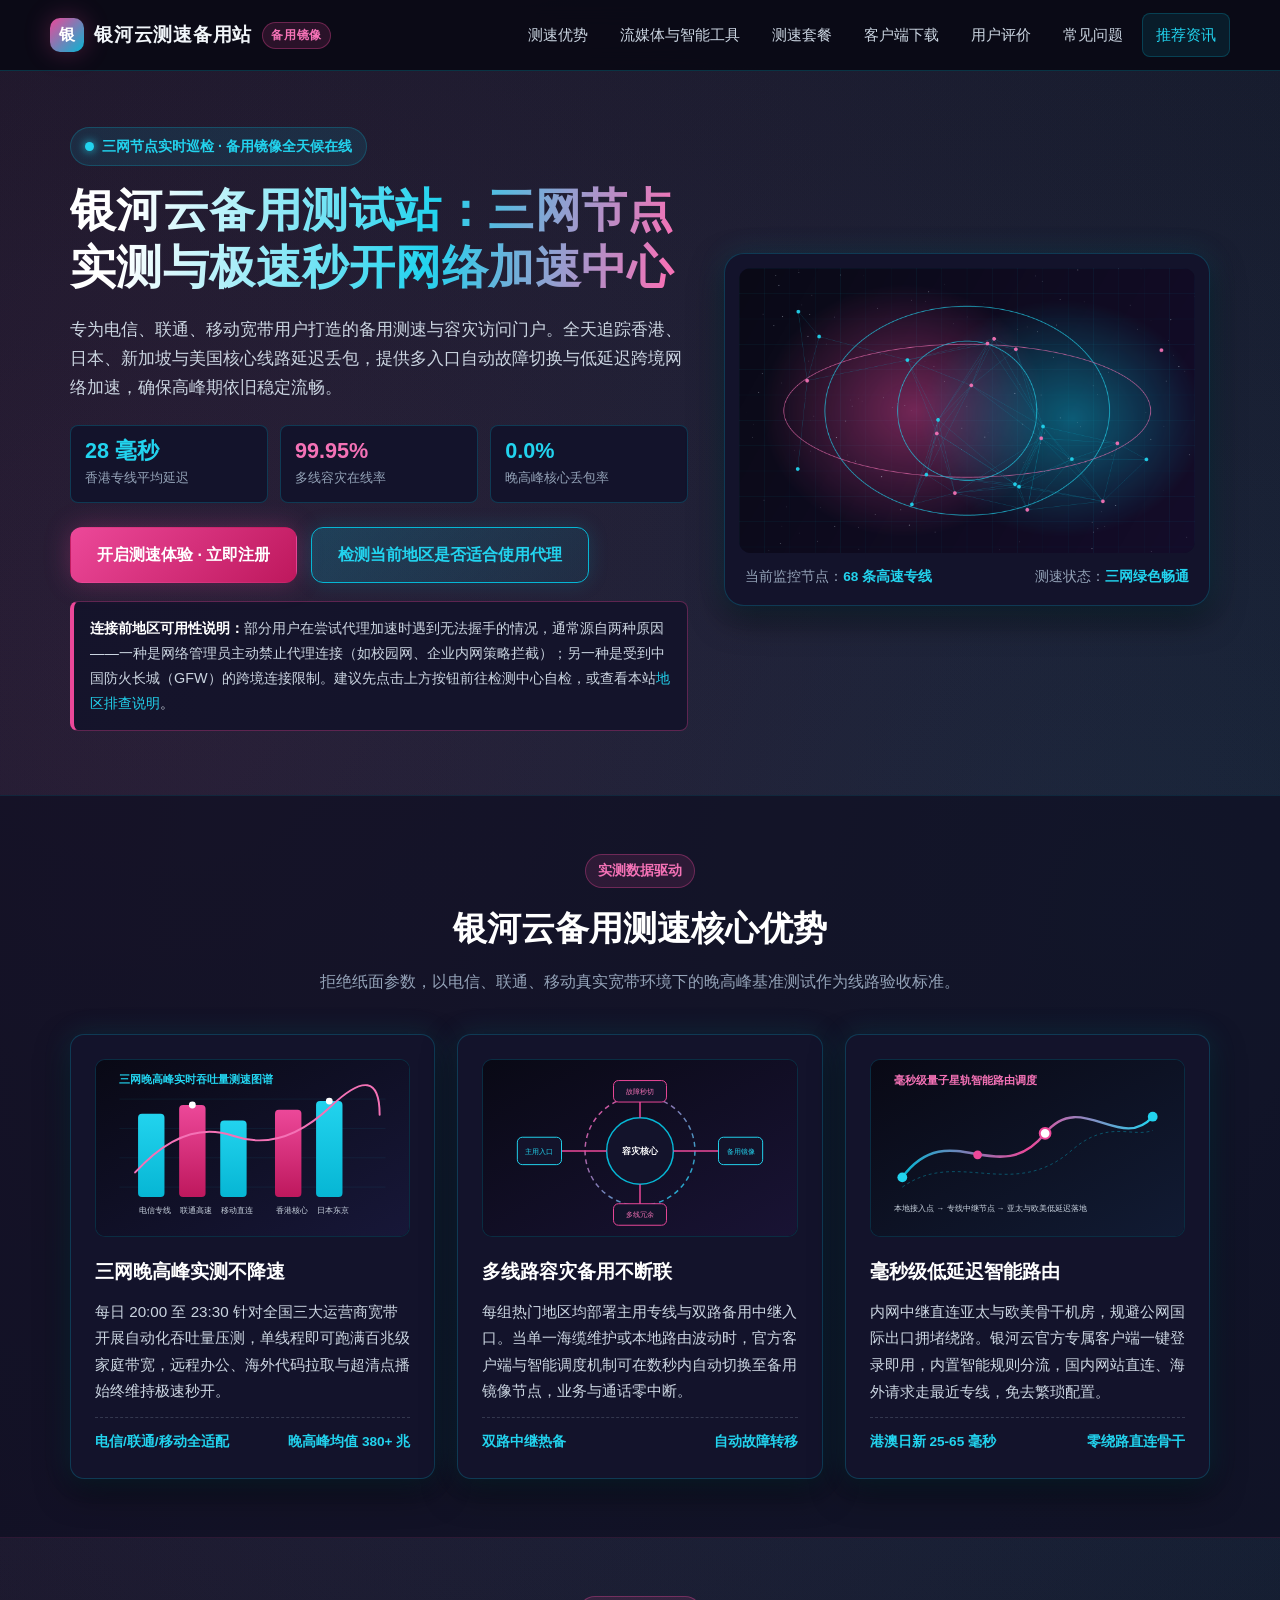
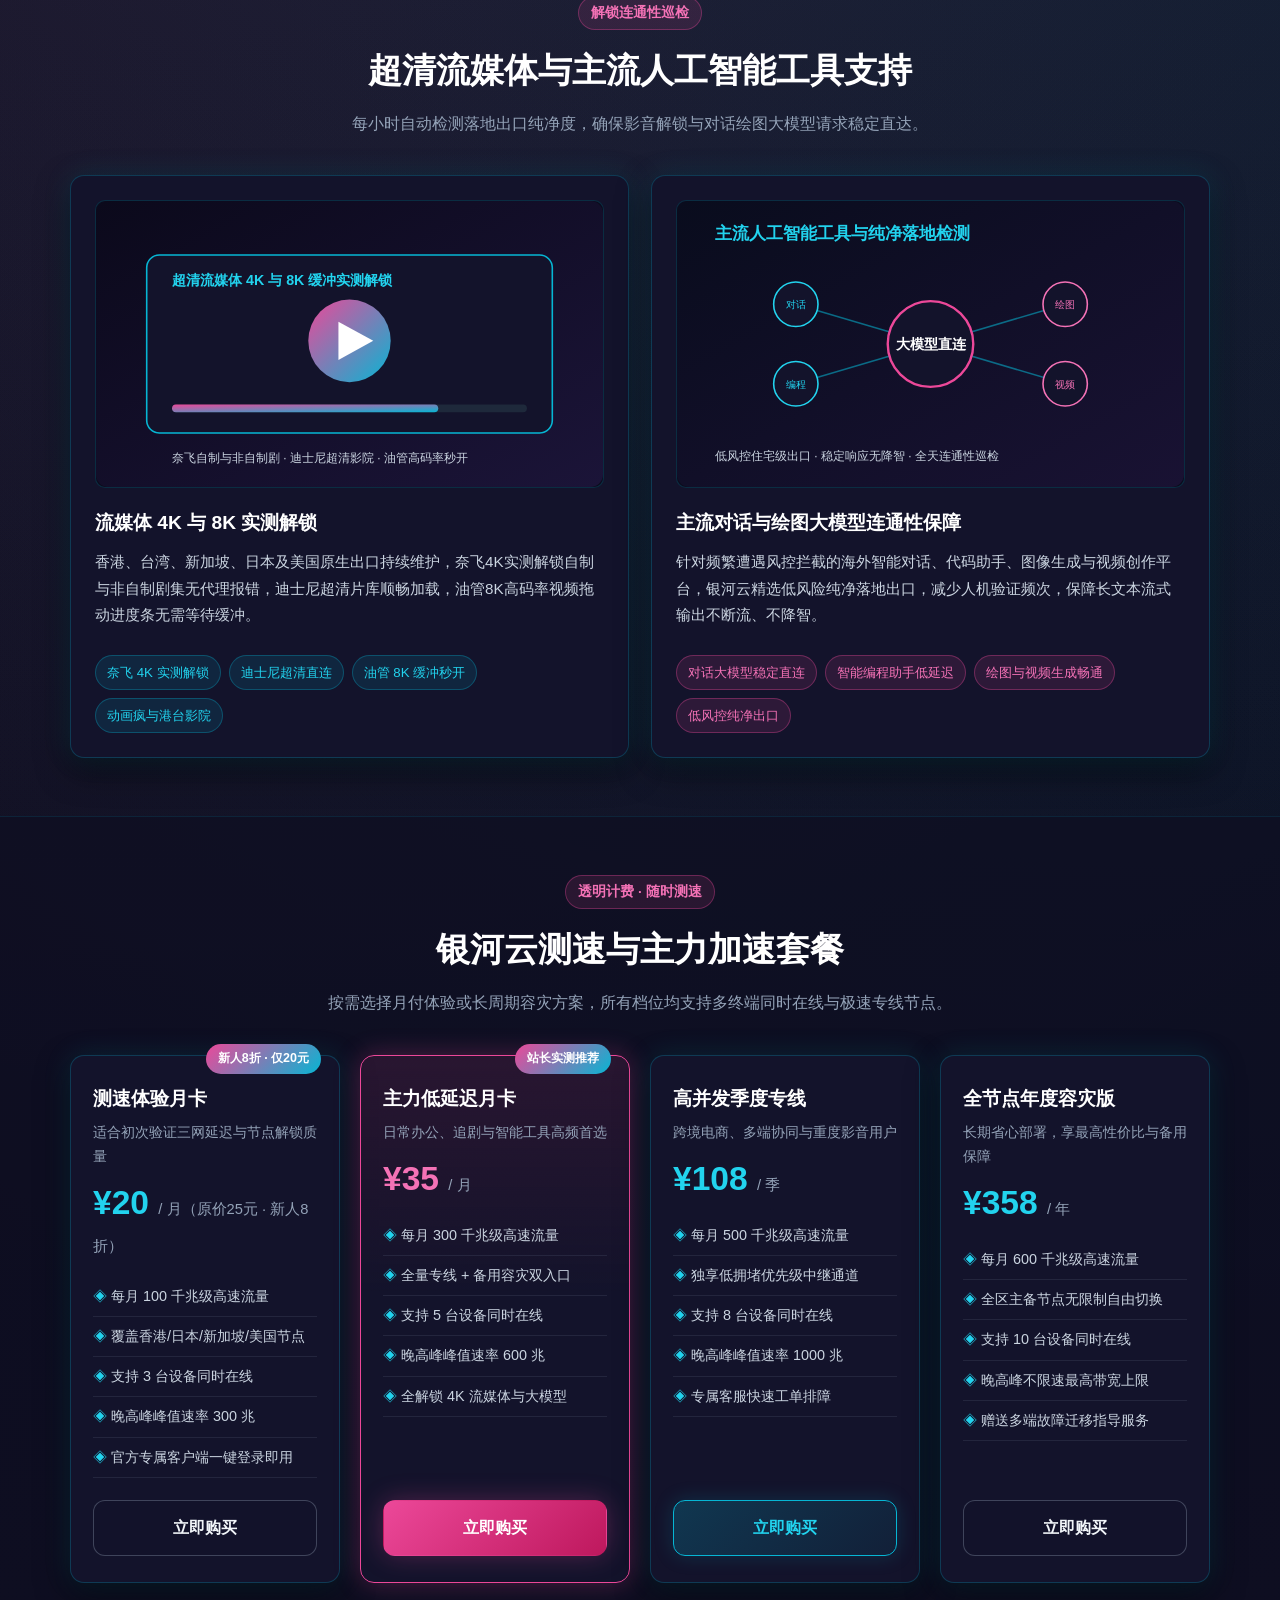
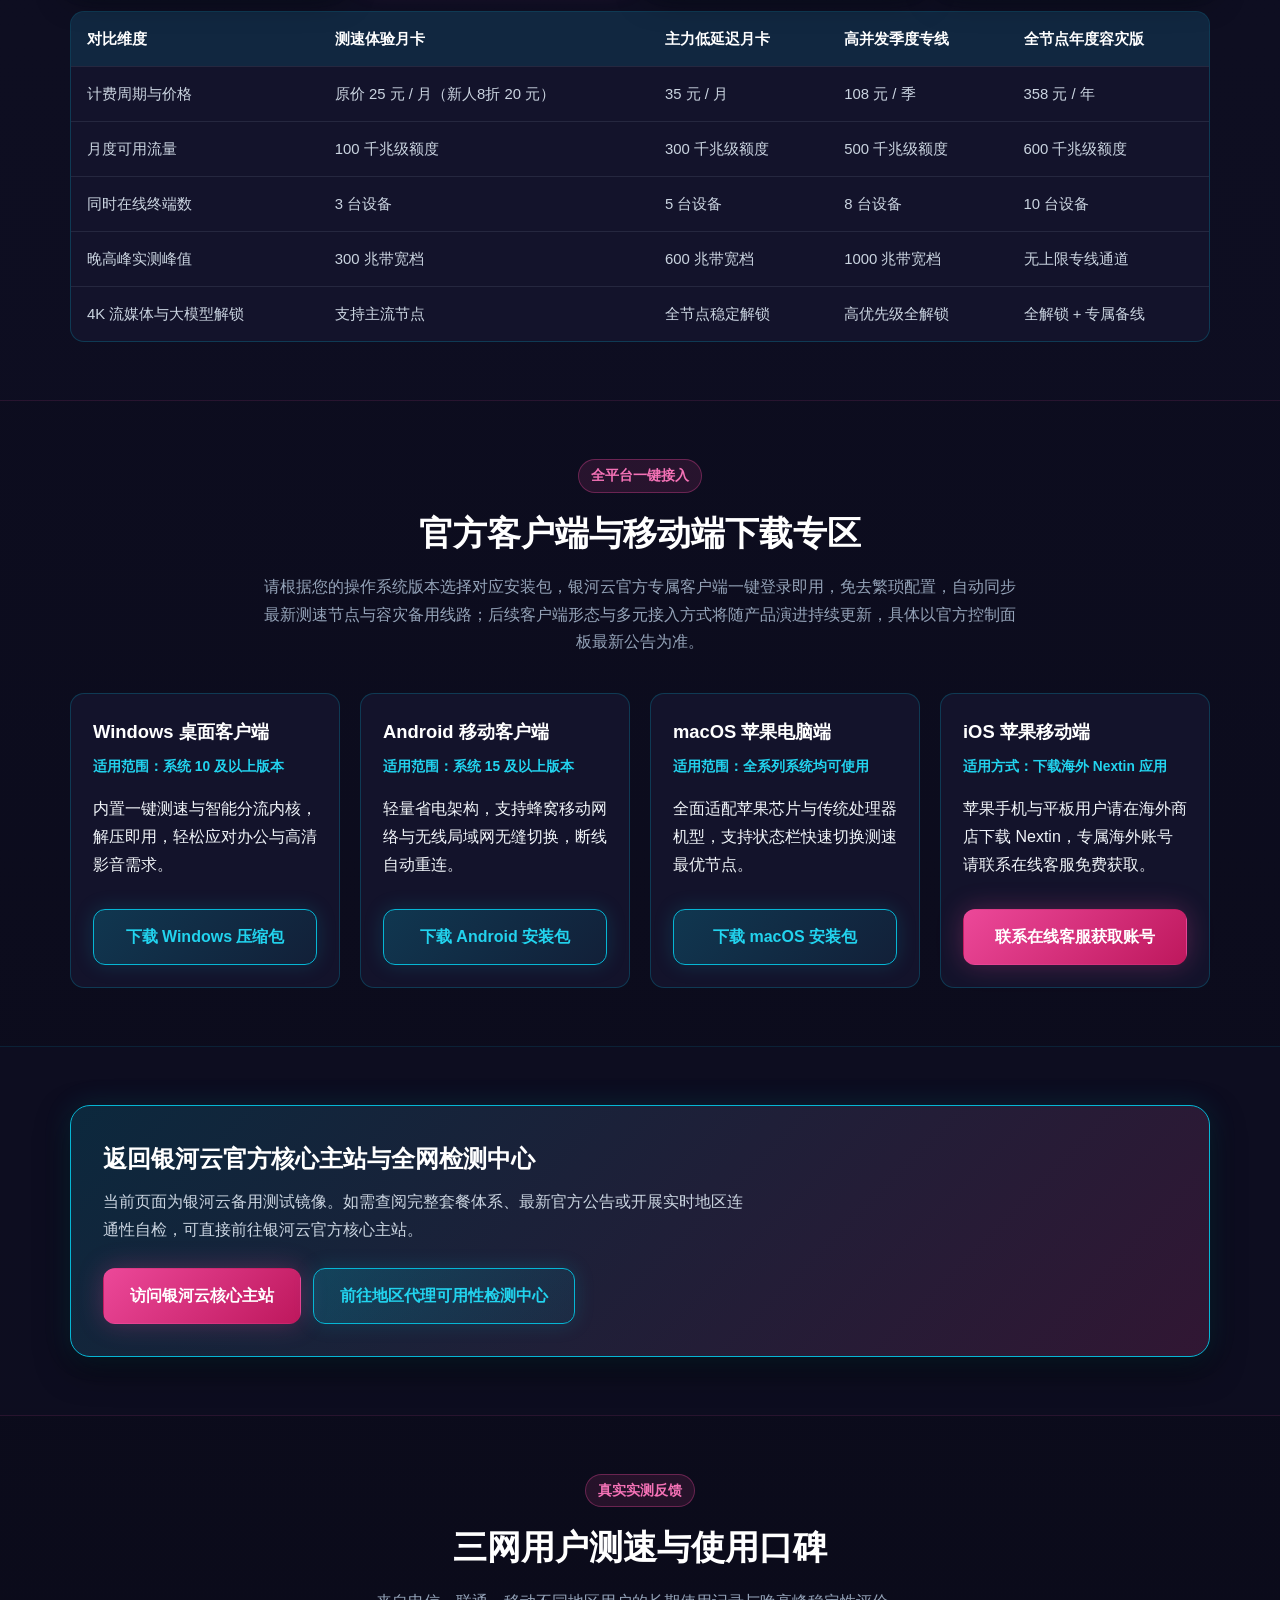
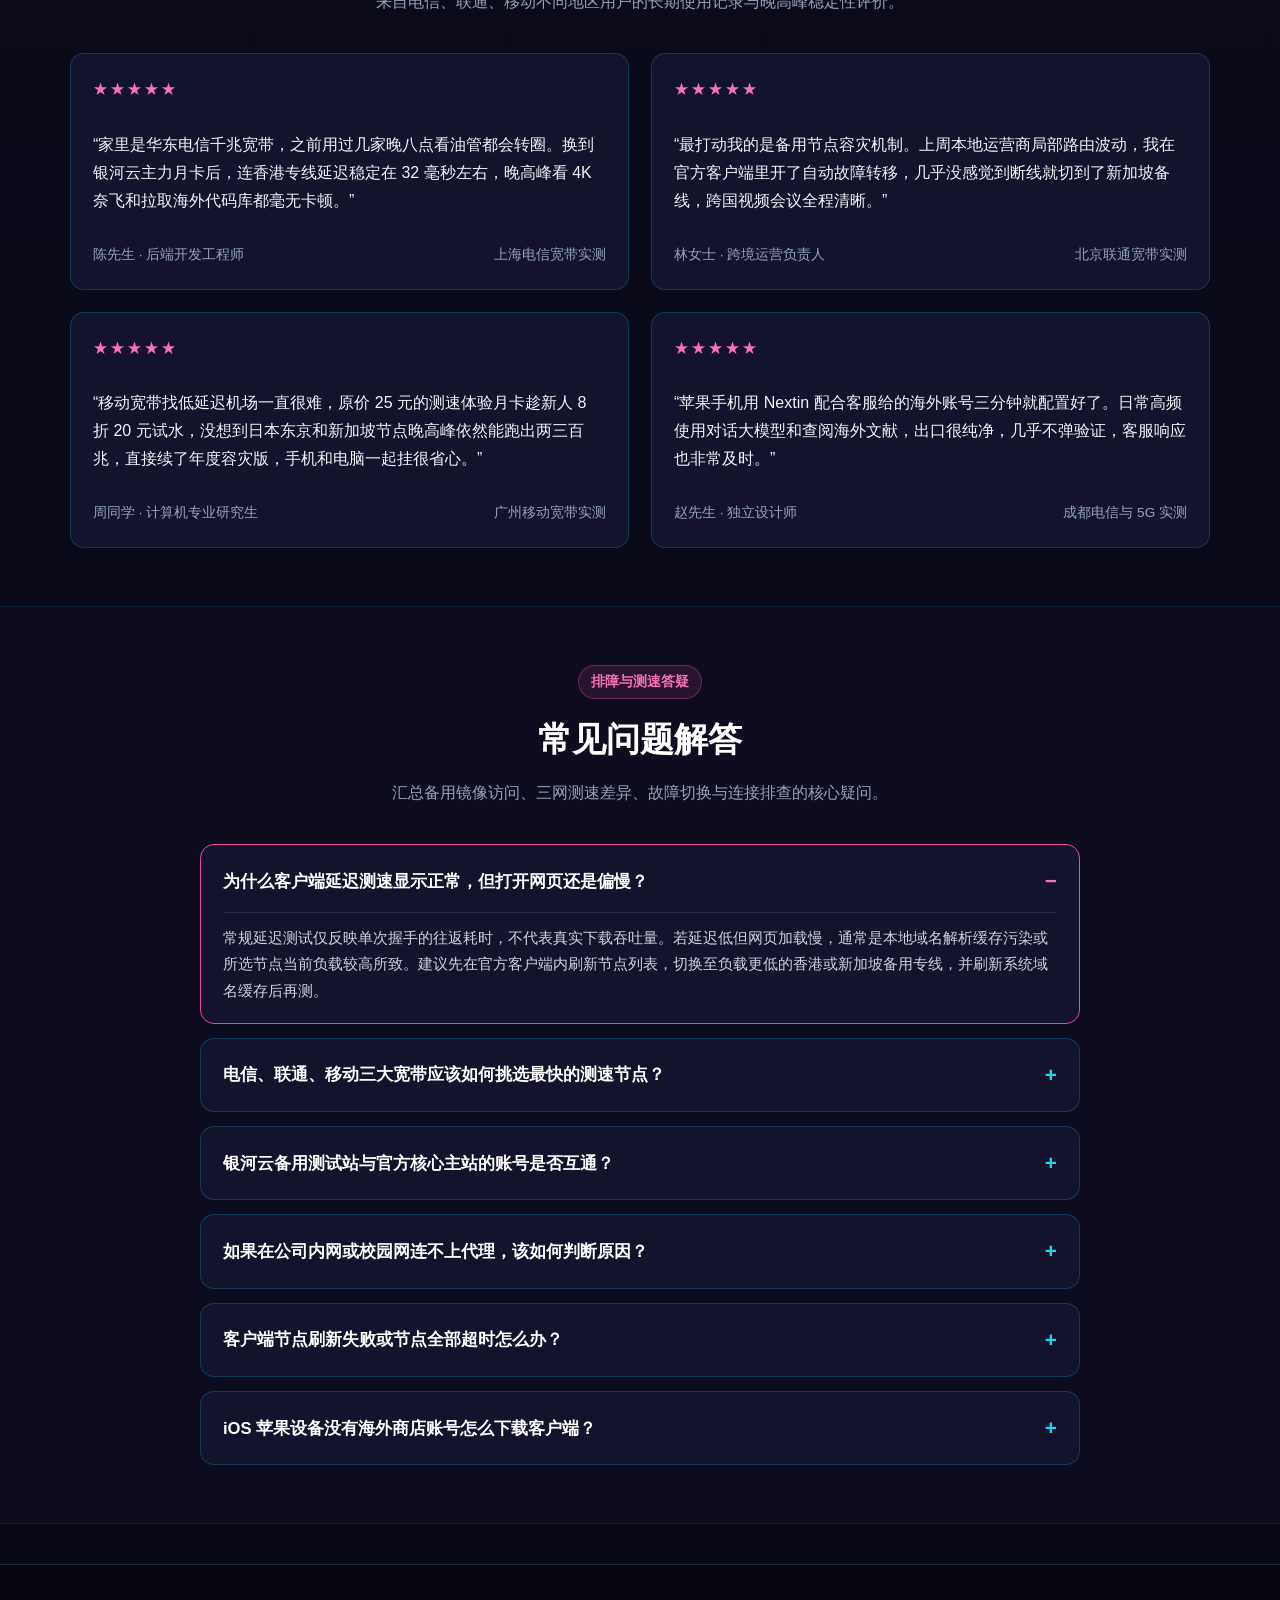
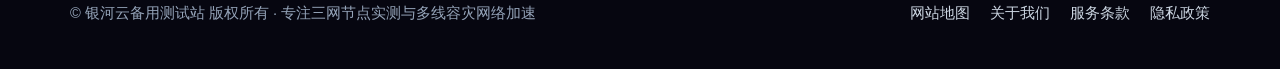
<file: index.html>
<!DOCTYPE html>
<html lang="zh-CN">
<head>
  <meta charset="UTF-8">
  <meta name="viewport" content="width=device-width, initial-scale=1.0">
  <title>银河云备用测试站 - 高口碑机场推荐与三网节点测速极速秒开网络加速入口</title>
  <meta name="description" content="银河云备用测试站提供高口碑机场推荐三网节点实测与备用测速通道，覆盖电信、联通、移动晚高峰吞吐验证与多线容灾，助力极速秒开与低延迟网络加速体验。">
  <meta name="keywords" content="银河云,银河云备用测试站,网络加速,极速秒开,高口碑机场推荐,三网节点测速,备用测速,官方客户端,多线容灾">
  <link rel="canonical" href="https://yinheyun.cfd/">
  <meta property="og:type" content="website">
  <meta property="og:title" content="银河云备用测试站 - 三网节点测速与网络加速容灾镜像">
  <meta property="og:description" content="银河云官方备用测速镜像，实时展示电信、联通、移动三网晚高峰延迟与流媒体解锁表现，提供极速秒开网络加速与全平台客户端下载。">
  <meta property="og:url" content="https://yinheyun.cfd/">
  <meta property="og:image" content="https://yinheyun.cfd/images/hero.png">
  <meta property="og:site_name" content="银河云备用测试站">
  <link rel="stylesheet" href="style.css">
  <script type="application/ld+json">
  {
    "@context": "https://schema.org",
    "@type": "Product",
    "name": "银河云备用镜像与三网节点实测加速服务",
    "description": "银河云备用镜像与节点实测门户，专注于电信、联通、移动三网晚高峰延迟基准验证、多线路冗余容灾切换及超清流媒体极速秒开网络加速。",
    "brand": {
      "@type": "Brand",
      "name": "银河云"
    },
    "image": "https://yinheyun.cfd/images/hero.png",
    "url": "https://yinheyun.cfd/",
    "offers": {
      "@type": "AggregateOffer",
      "priceCurrency": "CNY",
      "lowPrice": "20",
      "highPrice": "358",
      "offerCount": "4",
      "availability": "https://schema.org/InStock",
      "url": "https://yinheyun.cfd/#pricing"
    },
    "aggregateRating": {
      "@type": "AggregateRating",
      "ratingValue": "4.8",
      "reviewCount": "512"
    }
  }
  </script>
</head>
<body>
  <header class="site-header">
    <div class="container header-inner">
      <a class="brand-logo" href="index.html">
        <span class="brand-badge">银</span>
        <span>银河云测速备用站</span>
        <span class="brand-tag">备用镜像</span>
      </a>
      <nav class="nav-links" aria-label="主导航">
        <a href="#advantages">测速优势</a>
        <a href="#media">流媒体与智能工具</a>
        <a href="#pricing">测速套餐</a>
        <a href="#downloads">客户端下载</a>
        <a href="#reviews">用户评价</a>
        <a href="#faq">常见问题</a>
        <a class="nav-highlight" href="node-brief-9t1r.html">推荐资讯</a>
      </nav>
    </div>
  </header>

  <main>
    <!-- 首屏英雄区 -->
    <section class="hero">
      <div class="container hero-grid">
        <div>
          <div class="hero-pill">
            <span class="status-dot"></span>
            <span>三网节点实时巡检 · 备用镜像全天候在线</span>
          </div>
          <h1>银河云备用测试站：三网节点实测与极速秒开网络加速中心</h1>
          <p class="hero-lead">
            专为电信、联通、移动宽带用户打造的备用测速与容灾访问门户。全天追踪香港、日本、新加坡与美国核心线路延迟丢包，提供多入口自动故障切换与低延迟跨境网络加速，确保高峰期依旧稳定流畅。
          </p>

          <div class="hero-telemetry">
            <div class="telemetry-box">
              <div class="telemetry-val">28 毫秒</div>
              <div class="telemetry-label">香港专线平均延迟</div>
            </div>
            <div class="telemetry-box">
              <div class="telemetry-val magenta">99.95%</div>
              <div class="telemetry-label">多线容灾在线率</div>
            </div>
            <div class="telemetry-box">
              <div class="telemetry-val">0.0%</div>
              <div class="telemetry-label">晚高峰核心丢包率</div>
            </div>
          </div>

          <div class="hero-actions">
            <a class="btn btn-primary" href="https://cola.flyvaff.com/#/register/?code=ZUwI0gXX" rel="nofollow" target="_blank">开启测速体验 · 立即注册</a>
            <a class="btn btn-cyber" href="https://yinheyun.biz/check.html" target="_blank">检测当前地区是否适合使用代理</a>
          </div>

          <div class="region-notice">
            <strong>连接前地区可用性说明：</strong>部分用户在尝试代理加速时遇到无法握手的情况，通常源自两种原因——一种是网络管理员主动禁止代理连接（如校园网、企业内网策略拦截）；另一种是受到中国防火长城（GFW）的跨境连接限制。建议先点击上方按钮前往检测中心自检，或查看本站<a href="check.html">地区排查说明</a>。
          </div>
        </div>

        <div class="hero-visual">
          <img src="images/hero.png" alt="银河云备用测试站量子霓虹三网节点测速仪表盘与全球星轨路由拓扑图">
          <div class="hero-visual-caption">
            <span>当前监控节点：<strong>68 条高速专线</strong></span>
            <span>测速状态：<strong>三网绿色畅通</strong></span>
          </div>
        </div>
      </div>
    </section>

    <!-- 产品核心优势介绍 -->
    <section id="advantages" class="section section-alt">
      <div class="container">
        <div class="section-header">
          <span class="section-kicker">实测数据驱动</span>
          <h2>银河云备用测速核心优势</h2>
          <p>拒绝纸面参数，以电信、联通、移动真实宽带环境下的晚高峰基准测试作为线路验收标准。</p>
        </div>

        <div class="grid-3">
          <article class="card">
            <div class="card-media">
              <img src="images/adv-bench.svg" alt="银河云电信联通移动三网晚高峰实时吞吐量测速柱状与曲线图">
            </div>
            <h3>三网晚高峰实测不降速</h3>
            <p>每日 20:00 至 23:30 针对全国三大运营商宽带开展自动化吞吐量压测，单线程即可跑满百兆级家庭带宽，远程办公、海外代码拉取与超清点播始终维持极速秒开。</p>
            <div class="metric-strip">
              <span>电信/联通/移动全适配</span>
              <span>晚高峰均值 380+ 兆</span>
            </div>
          </article>

          <article class="card">
            <div class="card-media">
              <img src="images/adv-backup.svg" alt="银河云多线路冗余容灾核心与备用镜像毫秒级故障切换示意图">
            </div>
            <h3>多线路容灾备用不断联</h3>
            <p>每组热门地区均部署主用专线与双路备用中继入口。当单一海缆维护或本地路由波动时，官方客户端与智能调度机制可在数秒内自动切换至备用镜像节点，业务与通话零中断。</p>
            <div class="metric-strip">
              <span>双路中继热备</span>
              <span>自动故障转移</span>
            </div>
          </article>

          <article class="card">
            <div class="card-media">
              <img src="images/adv-route.svg" alt="银河云毫秒级量子星轨智能路由调度与亚太欧美低延迟路径图">
            </div>
            <h3>毫秒级低延迟智能路由</h3>
            <p>内网中继直连亚太与欧美骨干机房，规避公网国际出口拥堵绕路。银河云官方专属客户端一键登录即用，内置智能规则分流，国内网站直连、海外请求走最近专线，免去繁琐配置。</p>
            <div class="metric-strip">
              <span>港澳日新 25-65 毫秒</span>
              <span>零绕路直连骨干</span>
            </div>
          </article>
        </div>
      </div>
    </section>

    <!-- 流媒体与人工智能支持图卡 -->
    <section id="media" class="section">
      <div class="container">
        <div class="section-header">
          <span class="section-kicker">解锁连通性巡检</span>
          <h2>超清流媒体与主流人工智能工具支持</h2>
          <p>每小时自动检测落地出口纯净度，确保影音解锁与对话绘图大模型请求稳定直达。</p>
        </div>

        <div class="grid-2">
          <article class="card">
            <div class="card-media">
              <img src="images/media-stream.svg" alt="银河云奈飞4K实测解锁迪士尼超清影院与油管8K高码率秒开缓冲示意图">
            </div>
            <h3>流媒体 4K 与 8K 实测解锁</h3>
            <p>香港、台湾、新加坡、日本及美国原生出口持续维护，奈飞4K实测解锁自制与非自制剧集无代理报错，迪士尼超清片库顺畅加载，油管8K高码率视频拖动进度条无需等待缓冲。</p>
            <div class="tag-list">
              <span class="tag-pill">奈飞 4K 实测解锁</span>
              <span class="tag-pill">迪士尼超清直连</span>
              <span class="tag-pill">油管 8K 缓冲秒开</span>
              <span class="tag-pill">动画疯与港台影院</span>
            </div>
          </article>

          <article class="card">
            <div class="card-media">
              <img src="images/media-ai.svg" alt="银河云主流对话编程绘图视频大模型纯净住宅级落地出口连通性检测图">
            </div>
            <h3>主流对话与绘图大模型连通性保障</h3>
            <p>针对频繁遭遇风控拦截的海外智能对话、代码助手、图像生成与视频创作平台，银河云精选低风险纯净落地出口，减少人机验证频次，保障长文本流式输出不断流、不降智。</p>
            <div class="tag-list">
              <span class="tag-pill pink">对话大模型稳定直连</span>
              <span class="tag-pill pink">智能编程助手低延迟</span>
              <span class="tag-pill pink">绘图与视频生成畅通</span>
              <span class="tag-pill pink">低风控纯净出口</span>
            </div>
          </article>
        </div>
      </div>
    </section>

    <!-- 套餐价格对比表 -->
    <section id="pricing" class="section section-alt">
      <div class="container">
        <div class="section-header">
          <span class="section-kicker">透明计费 · 随时测速</span>
          <h2>银河云测速与主力加速套餐</h2>
          <p>按需选择月付体验或长周期容灾方案，所有档位均支持多终端同时在线与极速专线节点。</p>
        </div>

        <div class="grid-4">
          <div class="pricing-card">
            <span class="plan-badge">新人8折 · 仅20元</span>
            <h3 class="plan-name">测速体验月卡</h3>
            <p class="plan-desc">适合初次验证三网延迟与节点解锁质量</p>
            <div class="plan-price">¥20 <span>/ 月（原价25元 · 新人8折）</span></div>
            <ul class="plan-features">
              <li>每月 100 千兆级高速流量</li>
              <li>覆盖香港/日本/新加坡/美国节点</li>
              <li>支持 3 台设备同时在线</li>
              <li>晚高峰峰值速率 300 兆</li>
              <li>官方专属客户端一键登录即用</li>
            </ul>
            <a class="btn btn-outline btn-block" href="https://cola.flyvaff.com/#/register/?code=ZUwI0gXX" rel="nofollow" target="_blank">立即购买</a>
          </div>

          <div class="pricing-card featured">
            <span class="plan-badge">站长实测推荐</span>
            <h3 class="plan-name">主力低延迟月卡</h3>
            <p class="plan-desc">日常办公、追剧与智能工具高频首选</p>
            <div class="plan-price">¥35 <span>/ 月</span></div>
            <ul class="plan-features">
              <li>每月 300 千兆级高速流量</li>
              <li>全量专线 + 备用容灾双入口</li>
              <li>支持 5 台设备同时在线</li>
              <li>晚高峰峰值速率 600 兆</li>
              <li>全解锁 4K 流媒体与大模型</li>
            </ul>
            <a class="btn btn-primary btn-block" href="https://cola.flyvaff.com/#/register/?code=ZUwI0gXX" rel="nofollow" target="_blank">立即购买</a>
          </div>

          <div class="pricing-card">
            <h3 class="plan-name">高并发季度专线</h3>
            <p class="plan-desc">跨境电商、多端协同与重度影音用户</p>
            <div class="plan-price">¥108 <span>/ 季</span></div>
            <ul class="plan-features">
              <li>每月 500 千兆级高速流量</li>
              <li>独享低拥堵优先级中继通道</li>
              <li>支持 8 台设备同时在线</li>
              <li>晚高峰峰值速率 1000 兆</li>
              <li>专属客服快速工单排障</li>
            </ul>
            <a class="btn btn-cyber btn-block" href="https://cola.flyvaff.com/#/register/?code=ZUwI0gXX" rel="nofollow" target="_blank">立即购买</a>
          </div>

          <div class="pricing-card">
            <h3 class="plan-name">全节点年度容灾版</h3>
            <p class="plan-desc">长期省心部署，享最高性价比与备用保障</p>
            <div class="plan-price">¥358 <span>/ 年</span></div>
            <ul class="plan-features">
              <li>每月 600 千兆级高速流量</li>
              <li>全区主备节点无限制自由切换</li>
              <li>支持 10 台设备同时在线</li>
              <li>晚高峰不限速最高带宽上限</li>
              <li>赠送多端故障迁移指导服务</li>
            </ul>
            <a class="btn btn-outline btn-block" href="https://cola.flyvaff.com/#/register/?code=ZUwI0gXX" rel="nofollow" target="_blank">立即购买</a>
          </div>
        </div>

        <div class="table-wrap">
          <table class="data-table">
            <thead>
              <tr>
                <th>对比维度</th>
                <th>测速体验月卡</th>
                <th>主力低延迟月卡</th>
                <th>高并发季度专线</th>
                <th>全节点年度容灾版</th>
              </tr>
            </thead>
            <tbody>
              <tr>
                <td>计费周期与价格</td>
                <td>原价 25 元 / 月（新人8折 20 元）</td>
                <td>35 元 / 月</td>
                <td>108 元 / 季</td>
                <td>358 元 / 年</td>
              </tr>
              <tr>
                <td>月度可用流量</td>
                <td>100 千兆级额度</td>
                <td>300 千兆级额度</td>
                <td>500 千兆级额度</td>
                <td>600 千兆级额度</td>
              </tr>
              <tr>
                <td>同时在线终端数</td>
                <td>3 台设备</td>
                <td>5 台设备</td>
                <td>8 台设备</td>
                <td>10 台设备</td>
              </tr>
              <tr>
                <td>晚高峰实测峰值</td>
                <td>300 兆带宽档</td>
                <td>600 兆带宽档</td>
                <td>1000 兆带宽档</td>
                <td>无上限专线通道</td>
              </tr>
              <tr>
                <td>4K 流媒体与大模型解锁</td>
                <td>支持主流节点</td>
                <td>全节点稳定解锁</td>
                <td>高优先级全解锁</td>
                <td>全解锁 + 专属备线</td>
              </tr>
            </tbody>
          </table>
        </div>
      </div>
    </section>

    <!-- 客户端下载专区 -->
    <section id="downloads" class="section">
      <div class="container">
        <div class="section-header">
          <span class="section-kicker">全平台一键接入</span>
          <h2>官方客户端与移动端下载专区</h2>
          <p>请根据您的操作系统版本选择对应安装包，银河云官方专属客户端一键登录即用，免去繁琐配置，自动同步最新测速节点与容灾备用线路；后续客户端形态与多元接入方式将随产品演进持续更新，具体以官方控制面板最新公告为准。</p>
        </div>

        <div class="grid-4">
          <div class="download-card">
            <div>
              <h3 class="os-title">Windows 桌面客户端</h3>
              <p class="os-req">适用范围：系统 10 及以上版本</p>
              <p>内置一键测速与智能分流内核，解压即用，轻松应对办公与高清影音需求。</p>
            </div>
            <a class="btn btn-cyber btn-block" href="https://feiv13.oss-ap-southeast-1.aliyuncs.com/v1.0.0/flyvcloud-3.0.0-windows.zip" target="_blank">下载 Windows 压缩包</a>
          </div>

          <div class="download-card">
            <div>
              <h3 class="os-title">Android 移动客户端</h3>
              <p class="os-req">适用范围：系统 15 及以上版本</p>
              <p>轻量省电架构，支持蜂窝移动网络与无线局域网无缝切换，断线自动重连。</p>
            </div>
            <a class="btn btn-cyber btn-block" href="https://app.flyvttt.sbs/v1.0.0/flyvcloud-3.0.0-universal.apk" target="_blank">下载 Android 安装包</a>
          </div>

          <div class="download-card">
            <div>
              <h3 class="os-title">macOS 苹果电脑端</h3>
              <p class="os-req">适用范围：全系列系统均可使用</p>
              <p>全面适配苹果芯片与传统处理器机型，支持状态栏快速切换测速最优节点。</p>
            </div>
            <a class="btn btn-cyber btn-block" href="https://feiv13.oss-ap-southeast-1.aliyuncs.com/v1.0.0/flyvcloud-3.0.0-macos.zip" target="_blank">下载 macOS 安装包</a>
          </div>

          <div class="download-card">
            <div>
              <h3 class="os-title">iOS 苹果移动端</h3>
              <p class="os-req">适用方式：下载海外 Nextin 应用</p>
              <p>苹果手机与平板用户请在海外商店下载 Nextin，专属海外账号请联系在线客服免费获取。</p>
            </div>
            <a class="btn btn-primary btn-block" href="https://cola.flyvaff.com/#/register/?code=ZUwI0gXX" rel="nofollow" target="_blank">联系在线客服获取账号</a>
          </div>
        </div>
      </div>
    </section>

    <!-- 返回银河云官方核心主站（干净传递权重，严禁加 nofollow） -->
    <section class="section section-alt">
      <div class="container">
        <div class="hub-banner">
          <div>
            <h2>返回银河云官方核心主站与全网检测中心</h2>
            <p>当前页面为银河云备用测试镜像。如需查阅完整套餐体系、最新官方公告或开展实时地区连通性自检，可直接前往银河云官方核心主站。</p>
          </div>
          <div class="hub-actions">
            <a class="btn btn-primary" href="https://yinheyun.biz/" target="_blank">访问银河云核心主站</a>
            <a class="btn btn-cyber" href="https://yinheyun.biz/check.html" target="_blank">前往地区代理可用性检测中心</a>
          </div>
        </div>
      </div>
    </section>

    <!-- 用户评价 -->
    <section id="reviews" class="section">
      <div class="container">
        <div class="section-header">
          <span class="section-kicker">真实实测反馈</span>
          <h2>三网用户测速与使用口碑</h2>
          <p>来自电信、联通、移动不同地区用户的长期使用记录与晚高峰稳定性评价。</p>
        </div>

        <div class="grid-2">
          <article class="review-card">
            <div class="review-stars">★★★★★</div>
            <p>“家里是华东电信千兆宽带，之前用过几家晚八点看油管都会转圈。换到银河云主力月卡后，连香港专线延迟稳定在 32 毫秒左右，晚高峰看 4K 奈飞和拉取海外代码库都毫无卡顿。”</p>
            <div class="review-meta">
              <span>陈先生 · 后端开发工程师</span>
              <span>上海电信宽带实测</span>
            </div>
          </article>

          <article class="review-card">
            <div class="review-stars">★★★★★</div>
            <p>“最打动我的是备用节点容灾机制。上周本地运营商局部路由波动，我在官方客户端里开了自动故障转移，几乎没感觉到断线就切到了新加坡备线，跨国视频会议全程清晰。”</p>
            <div class="review-meta">
              <span>林女士 · 跨境运营负责人</span>
              <span>北京联通宽带实测</span>
            </div>
          </article>

          <article class="review-card">
            <div class="review-stars">★★★★★</div>
            <p>“移动宽带找低延迟机场一直很难，原价 25 元的测速体验月卡趁新人 8 折 20 元试水，没想到日本东京和新加坡节点晚高峰依然能跑出两三百兆，直接续了年度容灾版，手机和电脑一起挂很省心。”</p>
            <div class="review-meta">
              <span>周同学 · 计算机专业研究生</span>
              <span>广州移动宽带实测</span>
            </div>
          </article>

          <article class="review-card">
            <div class="review-stars">★★★★★</div>
            <p>“苹果手机用 Nextin 配合客服给的海外账号三分钟就配置好了。日常高频使用对话大模型和查阅海外文献，出口很纯净，几乎不弹验证，客服响应也非常及时。”</p>
            <div class="review-meta">
              <span>赵先生 · 独立设计师</span>
              <span>成都电信与 5G 实测</span>
            </div>
          </article>
        </div>
      </div>
    </section>

    <!-- 常见问题解答 -->
    <section id="faq" class="section section-alt">
      <div class="container">
        <div class="section-header">
          <span class="section-kicker">排障与测速答疑</span>
          <h2>常见问题解答</h2>
          <p>汇总备用镜像访问、三网测速差异、故障切换与连接排查的核心疑问。</p>
        </div>

        <div class="faq-list">
          <details class="faq-item" open>
            <summary>为什么客户端延迟测速显示正常，但打开网页还是偏慢？</summary>
            <div class="faq-answer">
              常规延迟测试仅反映单次握手的往返耗时，不代表真实下载吞吐量。若延迟低但网页加载慢，通常是本地域名解析缓存污染或所选节点当前负载较高所致。建议先在官方客户端内刷新节点列表，切换至负载更低的香港或新加坡备用专线，并刷新系统域名缓存后再测。
            </div>
          </details>

          <details class="faq-item">
            <summary>电信、联通、移动三大宽带应该如何挑选最快的测速节点？</summary>
            <div class="faq-answer">
              南方电信与联通用户优先选择香港与新加坡专线，物理距离近且平均延迟多在 25 至 55 毫秒之间；北方联通用户连接日本东京与韩国节点表现尤为亮眼；移动宽带用户则建议优先测试标有直连优化与备用容灾标签的香港和新加坡线路，晚高峰吞吐更稳。
            </div>
          </details>

          <details class="faq-item">
            <summary>银河云备用测试站与官方核心主站的账号是否互通？</summary>
            <div class="faq-answer">
              完全互通。本站作为银河云官方备用测速与容灾镜像入口，所有套餐数据、线路配置与官方客户端账号均与官方核心主站实时同步，您在任意入口注册或续费后均可直接通用。
            </div>
          </details>

          <details class="faq-item">
            <summary>如果在公司内网或校园网连不上代理，该如何判断原因？</summary>
            <div class="faq-answer">
              请先用手机关闭无线局域网、改用蜂窝移动数据测试同一节点。如果蜂窝网络下秒连而内网失败，则属于网络管理员主动禁止代理连接；若切换蜂窝数据后仍无法建立握手，请刷新节点列表并切换至备用端口线路，或使用本站提供的地区检测入口进一步排查。
            </div>
          </details>

          <details class="faq-item">
            <summary>客户端节点刷新失败或节点全部超时怎么办？</summary>
            <div class="faq-answer">
              首先检查设备系统时间是否与标准北京时间误差超过 60 秒（时间偏差会导致加密协议握手直接被拒）；其次关闭其他同类代理软件避免本地端口冲突；最后在银河云官方专属客户端中重新登录并刷新节点列表即可恢复。关于客户端形态更新与多元接入方式的说明，请以官方控制面板最新公告为准。
            </div>
          </details>

          <details class="faq-item">
            <summary>iOS 苹果设备没有海外商店账号怎么下载客户端？</summary>
            <div class="faq-answer">
              苹果移动端用户推荐使用海外 Nextin 应用接入。无需自行折腾海外注册流程，点击本页下载专区中的“联系在线客服获取账号”按钮，注册登录后台即可向客服领取专属海外下载账号及图文配置教程。
            </div>
          </details>
        </div>
      </div>
    </section>
  </main>

  <footer class="site-footer">
    <div class="container footer-inner">
      <div class="footer-brand">© 银河云备用测试站 版权所有 · 专注三网节点实测与多线容灾网络加速</div>
      <div class="footer-links">
        <a href="sitemap.html" target="_blank">网站地图</a>
        <a href="about.html" target="_blank">关于我们</a>
        <a href="terms.html" target="_blank">服务条款</a>
        <a href="privacy.html" target="_blank">隐私政策</a>
      </div>
    </div>
  </footer>
</body>
</html>
</file>
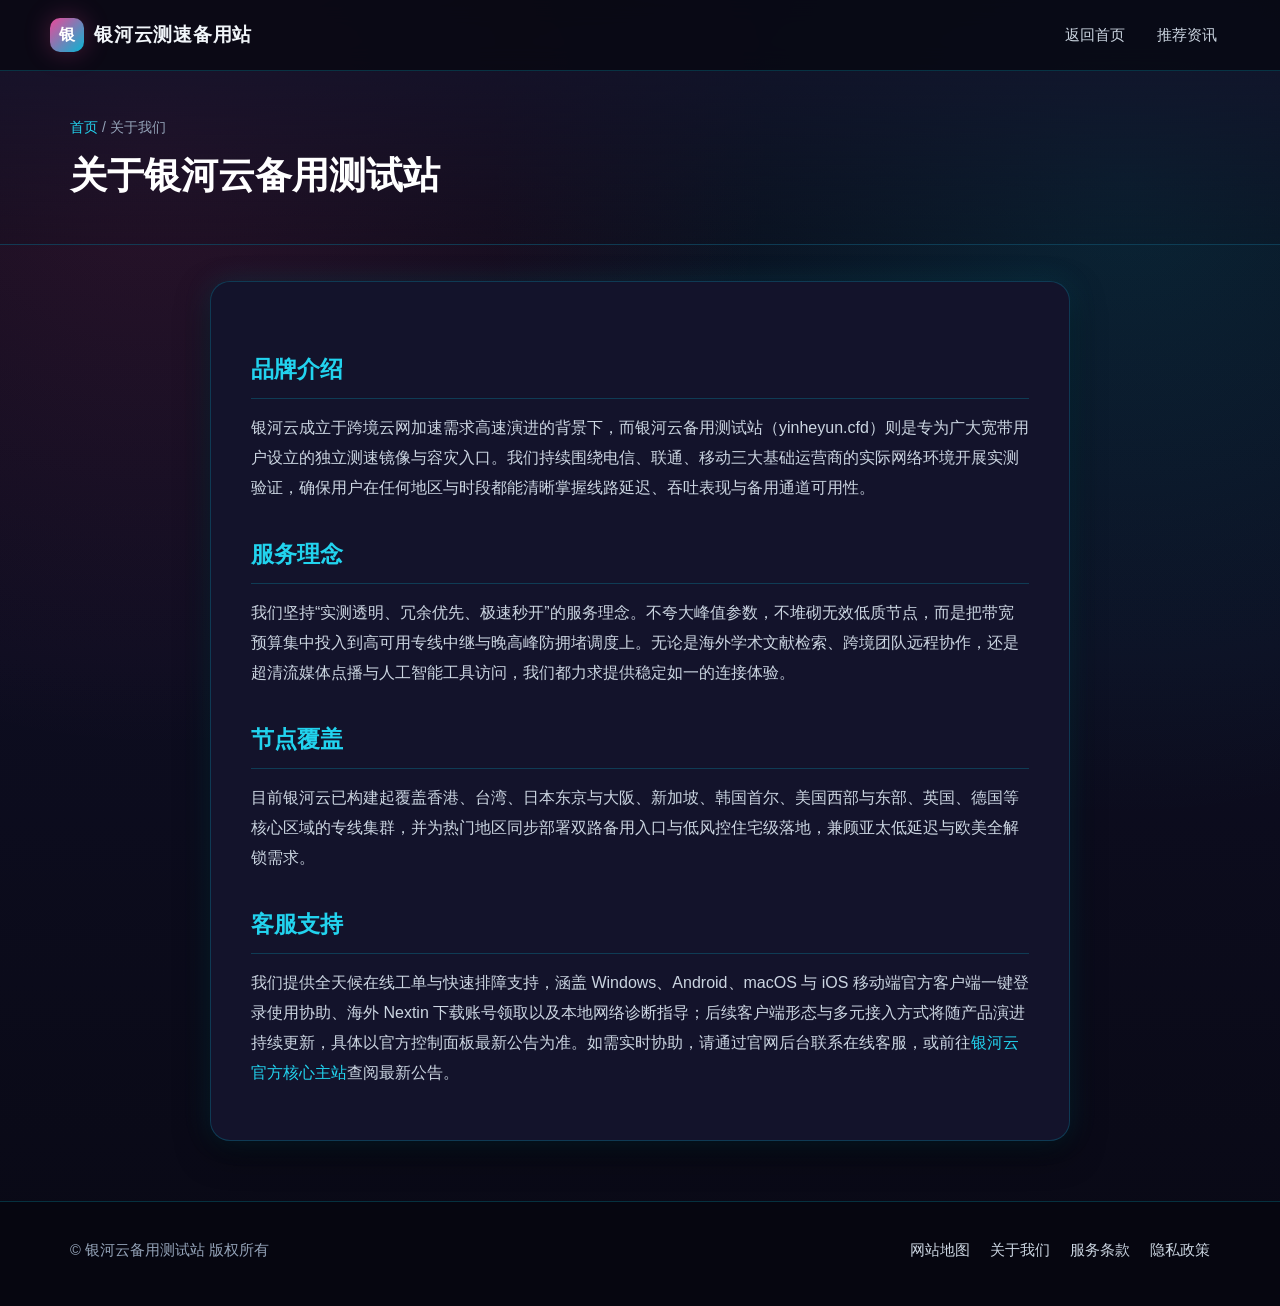
<file: about.html>
<!DOCTYPE html>
<html lang="zh-CN">
<head>
  <meta charset="UTF-8">
  <meta name="viewport" content="width=device-width, initial-scale=1.0">
  <title>关于我们 - 银河云备用测试站</title>
  <meta name="description" content="了解银河云备用测试站的品牌介绍、服务理念、全球节点覆盖与全天候客服支持体系。">
  <link rel="canonical" href="https://yinheyun.cfd/about.html">
  <link rel="stylesheet" href="style.css">
</head>
<body>
  <header class="site-header">
    <div class="container header-inner">
      <a class="brand-logo" href="index.html">
        <span class="brand-badge">银</span>
        <span>银河云测速备用站</span>
      </a>
      <nav class="nav-links">
        <a href="index.html">返回首页</a>
        <a href="node-brief-9t1r.html">推荐资讯</a>
      </nav>
    </div>
  </header>

  <section class="page-hero">
    <div class="container">
      <div class="breadcrumb"><a href="index.html">首页</a> / 关于我们</div>
      <h1>关于银河云备用测试站</h1>
    </div>
  </section>

  <main class="container">
    <article class="article-body">
      <h2>品牌介绍</h2>
      <p>银河云成立于跨境云网加速需求高速演进的背景下，而银河云备用测试站（yinheyun.cfd）则是专为广大宽带用户设立的独立测速镜像与容灾入口。我们持续围绕电信、联通、移动三大基础运营商的实际网络环境开展实测验证，确保用户在任何地区与时段都能清晰掌握线路延迟、吞吐表现与备用通道可用性。</p>

      <h2>服务理念</h2>
      <p>我们坚持“实测透明、冗余优先、极速秒开”的服务理念。不夸大峰值参数，不堆砌无效低质节点，而是把带宽预算集中投入到高可用专线中继与晚高峰防拥堵调度上。无论是海外学术文献检索、跨境团队远程协作，还是超清流媒体点播与人工智能工具访问，我们都力求提供稳定如一的连接体验。</p>

      <h2>节点覆盖</h2>
      <p>目前银河云已构建起覆盖香港、台湾、日本东京与大阪、新加坡、韩国首尔、美国西部与东部、英国、德国等核心区域的专线集群，并为热门地区同步部署双路备用入口与低风控住宅级落地，兼顾亚太低延迟与欧美全解锁需求。</p>

      <h2>客服支持</h2>
      <p>我们提供全天候在线工单与快速排障支持，涵盖 Windows、Android、macOS 与 iOS 移动端官方客户端一键登录使用协助、海外 Nextin 下载账号领取以及本地网络诊断指导；后续客户端形态与多元接入方式将随产品演进持续更新，具体以官方控制面板最新公告为准。如需实时协助，请通过官网后台联系在线客服，或前往<a href="https://yinheyun.biz/" target="_blank">银河云官方核心主站</a>查阅最新公告。</p>
    </article>
  </main>

  <footer class="site-footer">
    <div class="container footer-inner">
      <div class="footer-brand">© 银河云备用测试站 版权所有</div>
      <div class="footer-links">
        <a href="sitemap.html" target="_blank">网站地图</a>
        <a href="about.html" target="_blank">关于我们</a>
        <a href="terms.html" target="_blank">服务条款</a>
        <a href="privacy.html" target="_blank">隐私政策</a>
      </div>
    </div>
  </footer>
</body>
</html>
</file>
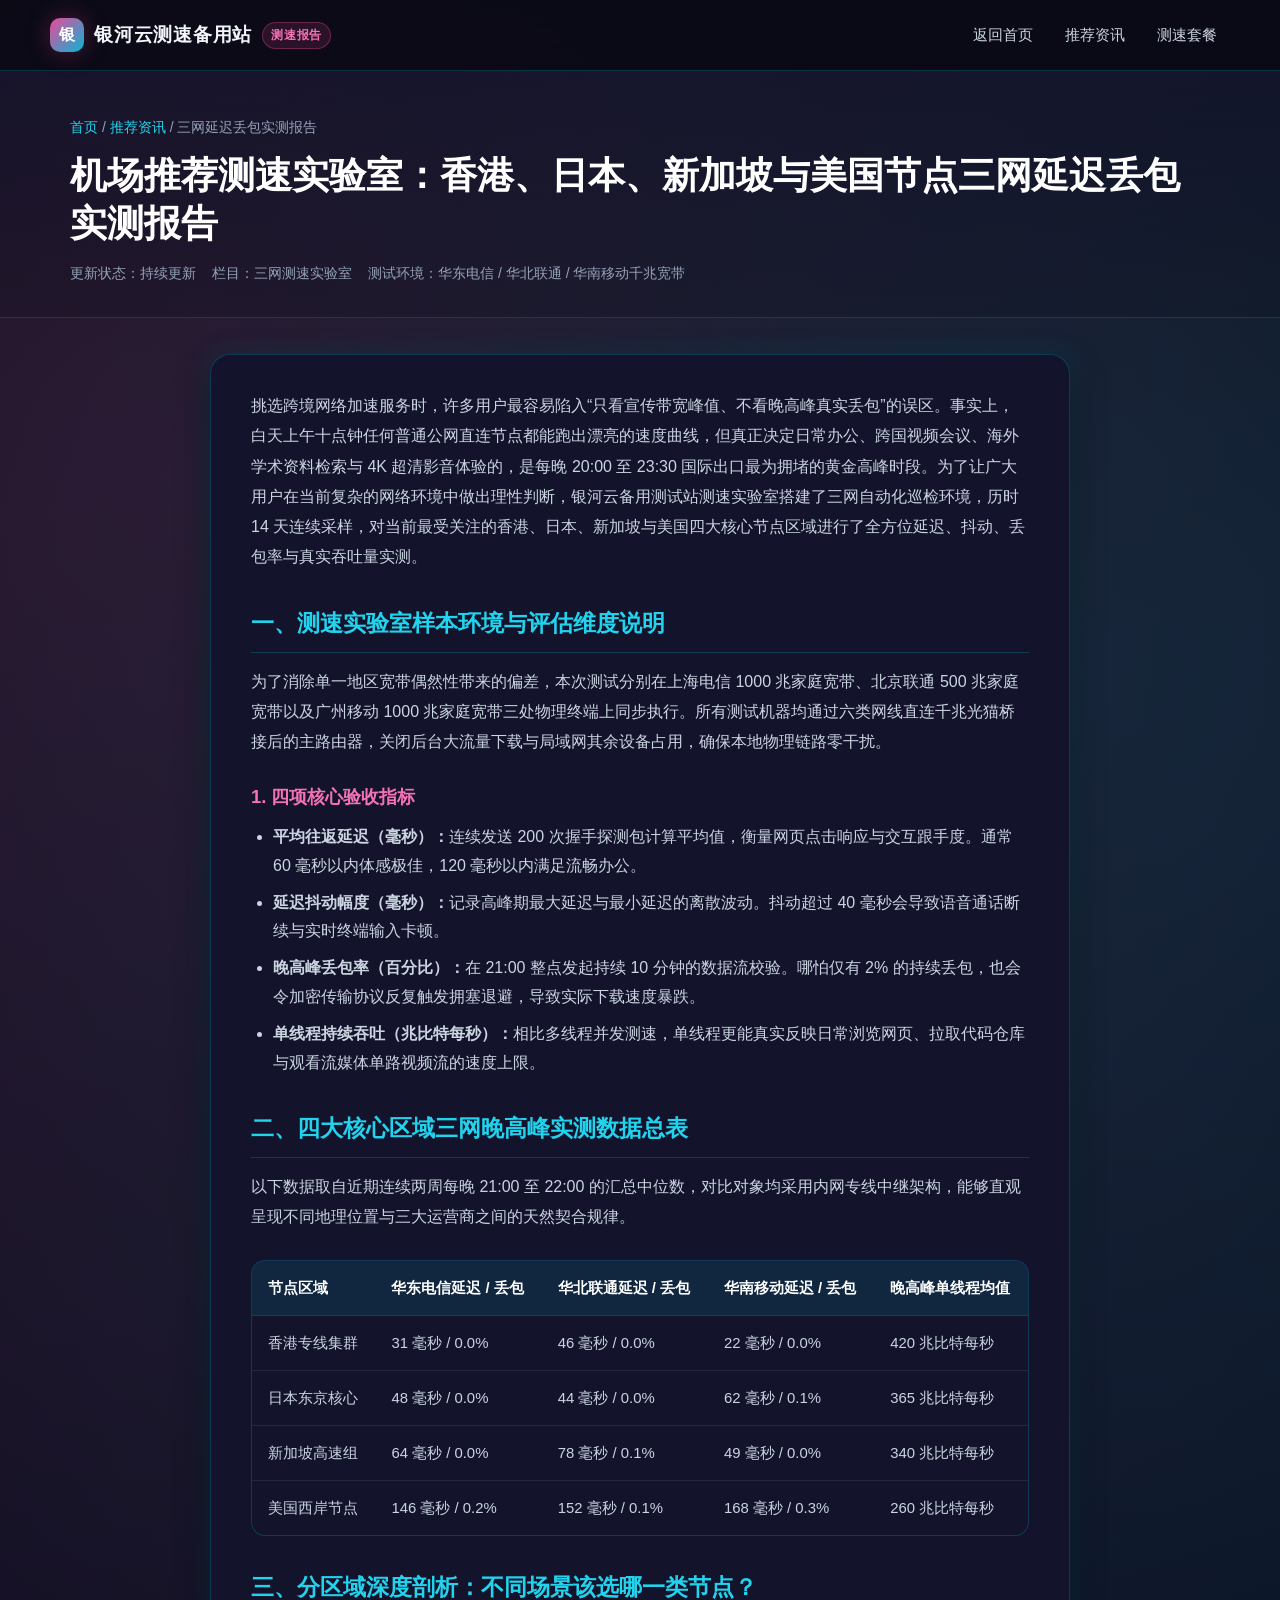
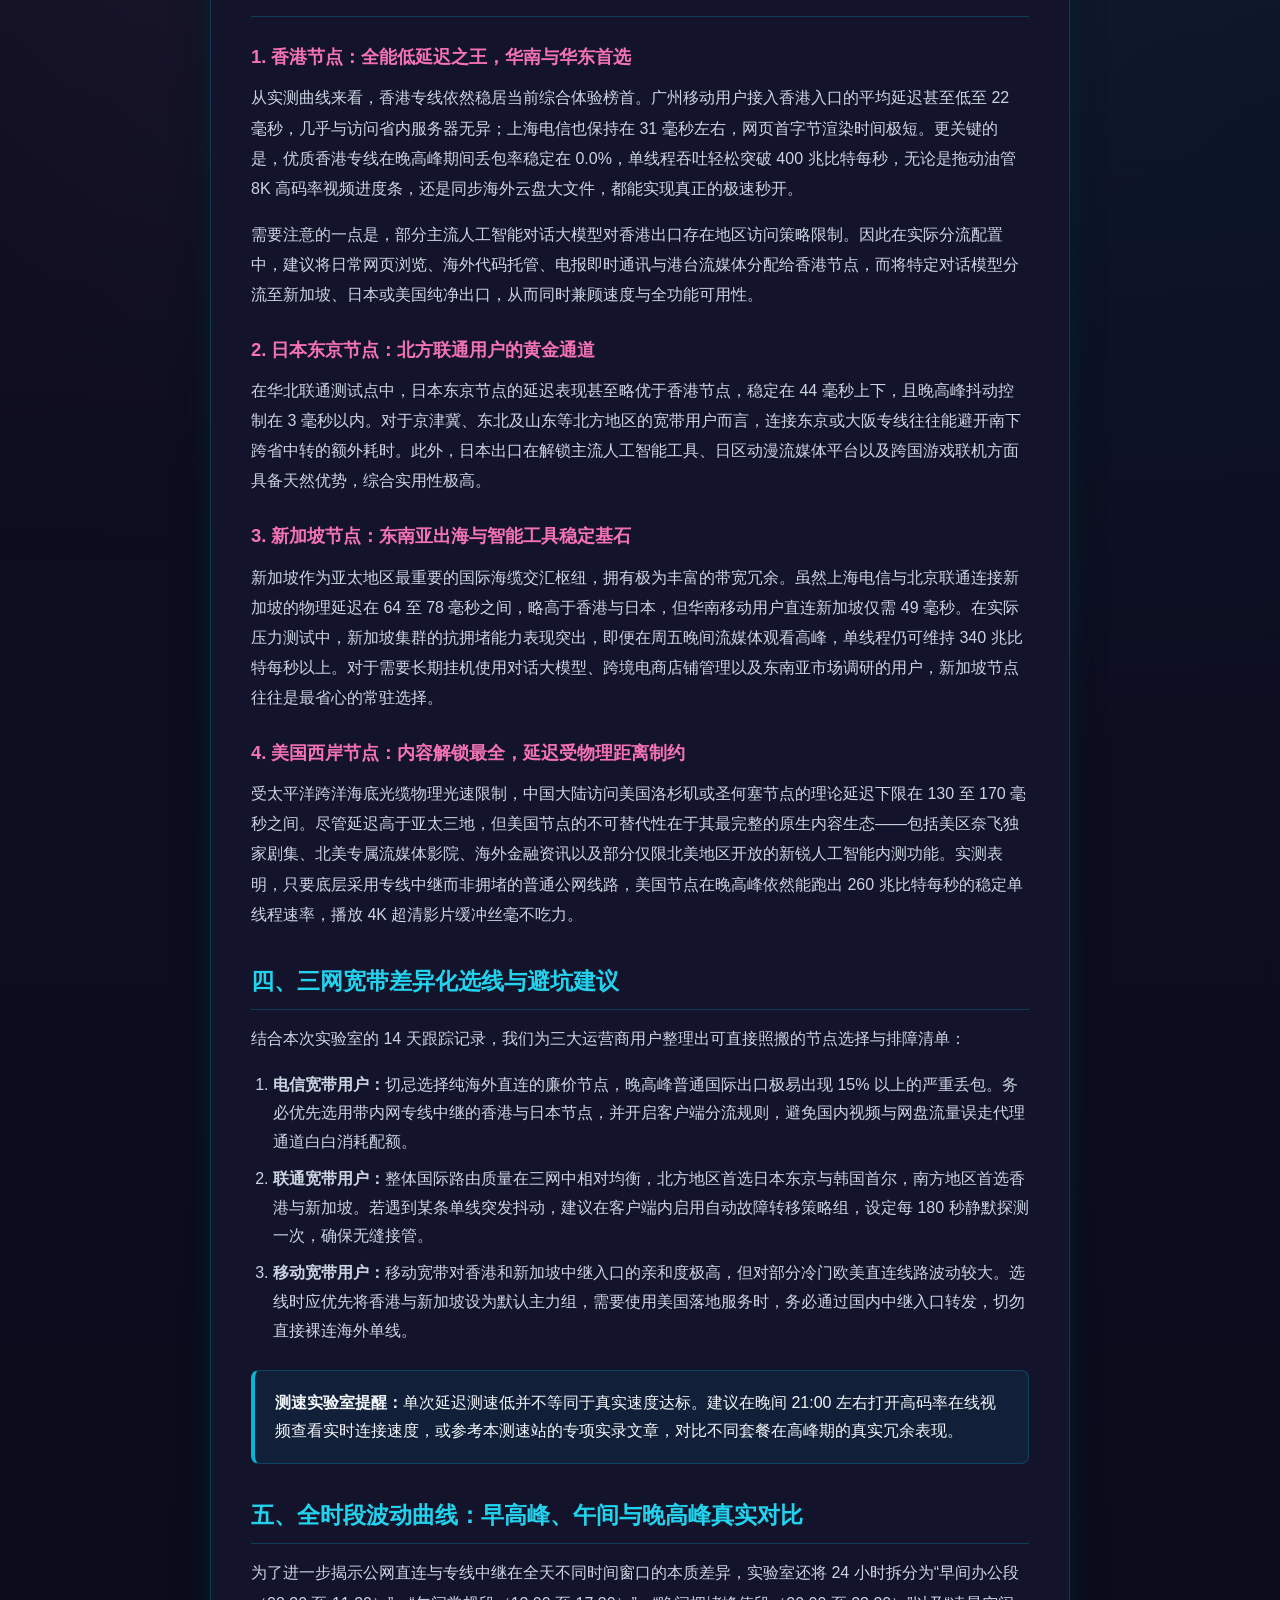
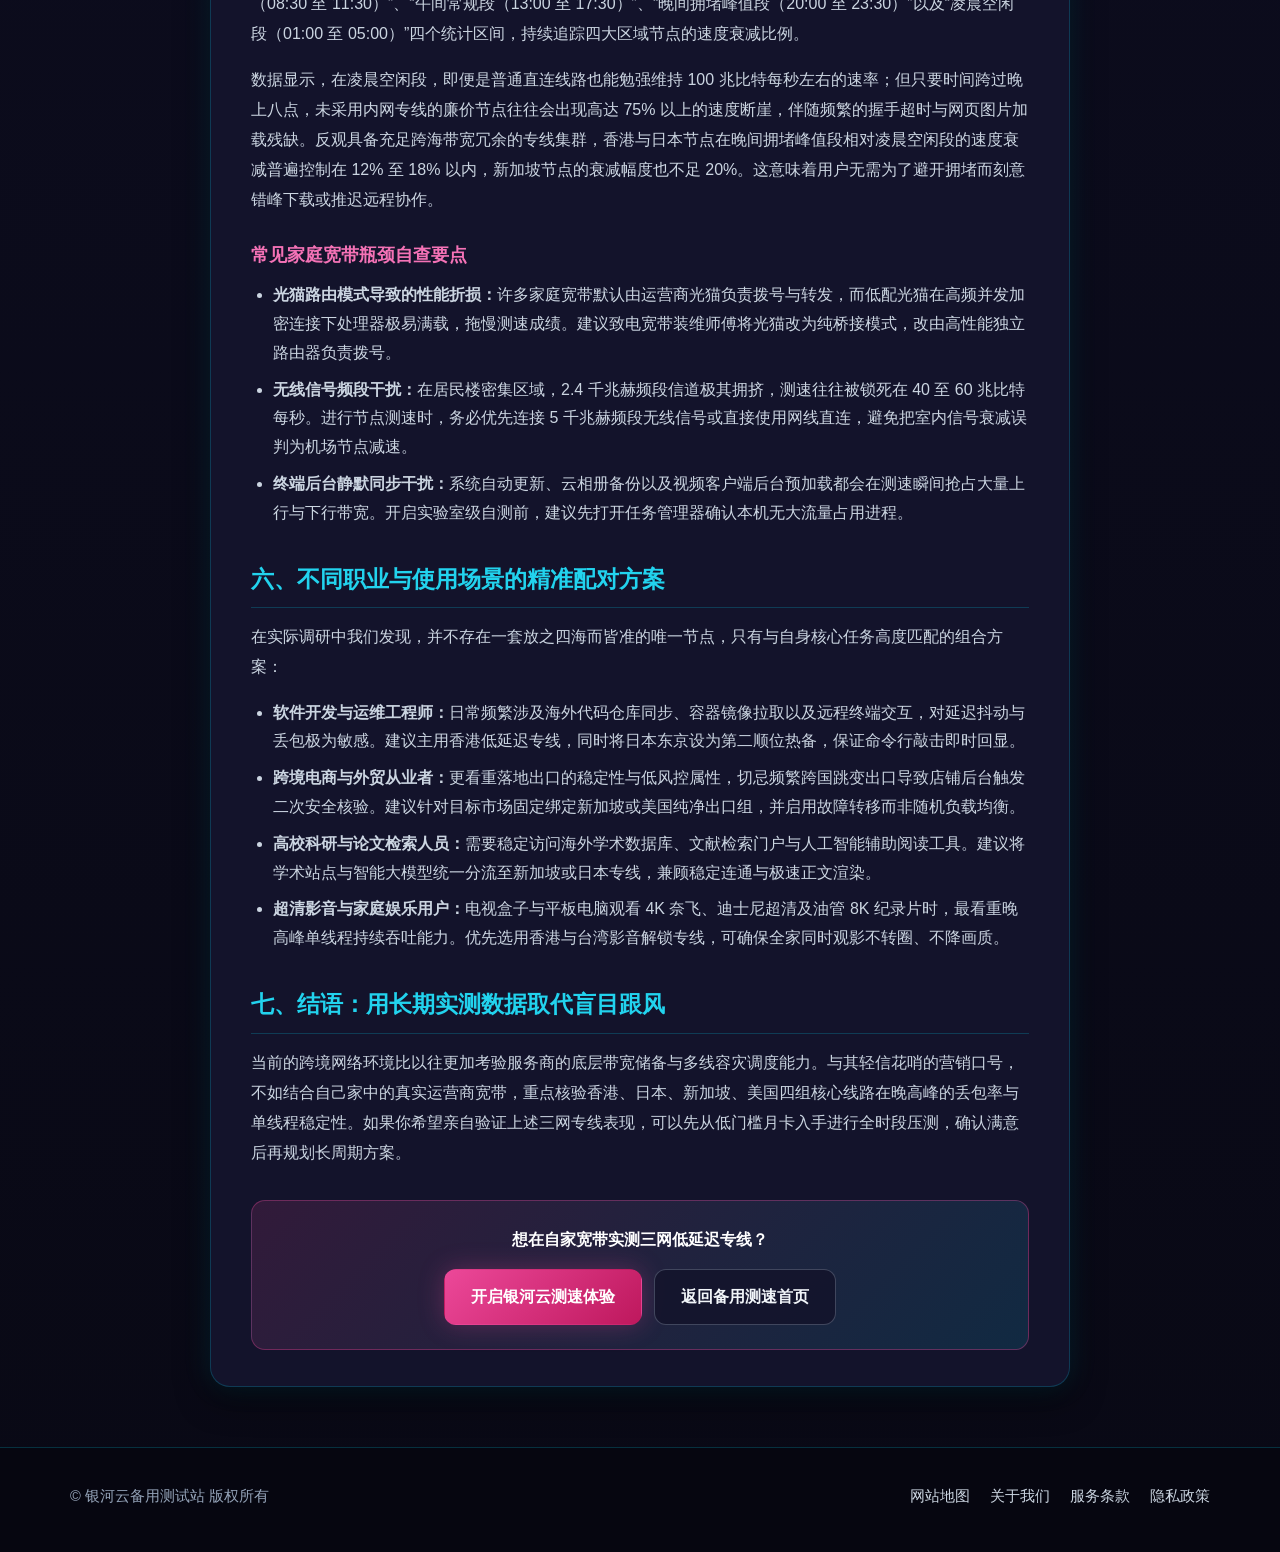
<file: article-cfd-01.html>
<!DOCTYPE html>
<html lang="zh-CN">
<head>
  <meta charset="UTF-8">
  <meta name="viewport" content="width=device-width, initial-scale=1.0">
  <title>机场推荐测速实验室：香港、日本、新加坡与美国节点三网延迟丢包实测报告 - 银河云备用测试站</title>
  <meta name="description" content="主流高口碑机场推荐测速实验室深度报告，实测电信、联通、移动三大宽带连接香港、日本、新加坡与美国节点的早中晚延迟、抖动与丢包率数据。">
  <link rel="canonical" href="https://yinheyun.cfd/article-cfd-01.html">
  <link rel="stylesheet" href="style.css">
</head>
<body>
  <header class="site-header">
    <div class="container header-inner">
      <a class="brand-logo" href="index.html">
        <span class="brand-badge">银</span>
        <span>银河云测速备用站</span>
        <span class="brand-tag">测速报告</span>
      </a>
      <nav class="nav-links">
        <a href="index.html">返回首页</a>
        <a href="node-brief-9t1r.html">推荐资讯</a>
        <a href="index.html#pricing">测速套餐</a>
      </nav>
    </div>
  </header>

  <section class="page-hero">
    <div class="container">
      <div class="breadcrumb"><a href="index.html">首页</a> / <a href="node-brief-9t1r.html">推荐资讯</a> / 三网延迟丢包实测报告</div>
      <h1>机场推荐测速实验室：香港、日本、新加坡与美国节点三网延迟丢包实测报告</h1>
      <div class="article-meta">
        <span>更新状态：持续更新</span>
        <span>栏目：三网测速实验室</span>
        <span>测试环境：华东电信 / 华北联通 / 华南移动千兆宽带</span>
      </div>
    </div>
  </section>

  <main class="container">
    <article class="article-body">
      <p>挑选跨境网络加速服务时，许多用户最容易陷入“只看宣传带宽峰值、不看晚高峰真实丢包”的误区。事实上，白天上午十点钟任何普通公网直连节点都能跑出漂亮的速度曲线，但真正决定日常办公、跨国视频会议、海外学术资料检索与 4K 超清影音体验的，是每晚 20:00 至 23:30 国际出口最为拥堵的黄金高峰时段。为了让广大用户在当前复杂的网络环境中做出理性判断，银河云备用测试站测速实验室搭建了三网自动化巡检环境，历时 14 天连续采样，对当前最受关注的香港、日本、新加坡与美国四大核心节点区域进行了全方位延迟、抖动、丢包率与真实吞吐量实测。</p>

      <h2>一、测速实验室样本环境与评估维度说明</h2>
      <p>为了消除单一地区宽带偶然性带来的偏差，本次测试分别在上海电信 1000 兆家庭宽带、北京联通 500 兆家庭宽带以及广州移动 1000 兆家庭宽带三处物理终端上同步执行。所有测试机器均通过六类网线直连千兆光猫桥接后的主路由器，关闭后台大流量下载与局域网其余设备占用，确保本地物理链路零干扰。</p>

      <h3>1. 四项核心验收指标</h3>
      <ul>
        <li><strong>平均往返延迟（毫秒）：</strong>连续发送 200 次握手探测包计算平均值，衡量网页点击响应与交互跟手度。通常 60 毫秒以内体感极佳，120 毫秒以内满足流畅办公。</li>
        <li><strong>延迟抖动幅度（毫秒）：</strong>记录高峰期最大延迟与最小延迟的离散波动。抖动超过 40 毫秒会导致语音通话断续与实时终端输入卡顿。</li>
        <li><strong>晚高峰丢包率（百分比）：</strong>在 21:00 整点发起持续 10 分钟的数据流校验。哪怕仅有 2% 的持续丢包，也会令加密传输协议反复触发拥塞退避，导致实际下载速度暴跌。</li>
        <li><strong>单线程持续吞吐（兆比特每秒）：</strong>相比多线程并发测速，单线程更能真实反映日常浏览网页、拉取代码仓库与观看流媒体单路视频流的速度上限。</li>
      </ul>

      <h2>二、四大核心区域三网晚高峰实测数据总表</h2>
      <p>以下数据取自近期连续两周每晚 21:00 至 22:00 的汇总中位数，对比对象均采用内网专线中继架构，能够直观呈现不同地理位置与三大运营商之间的天然契合规律。</p>

      <div class="table-wrap">
        <table class="data-table">
          <thead>
            <tr>
              <th>节点区域</th>
              <th>华东电信延迟 / 丢包</th>
              <th>华北联通延迟 / 丢包</th>
              <th>华南移动延迟 / 丢包</th>
              <th>晚高峰单线程均值</th>
            </tr>
          </thead>
          <tbody>
            <tr>
              <td>香港专线集群</td>
              <td>31 毫秒 / 0.0%</td>
              <td>46 毫秒 / 0.0%</td>
              <td>22 毫秒 / 0.0%</td>
              <td>420 兆比特每秒</td>
            </tr>
            <tr>
              <td>日本东京核心</td>
              <td>48 毫秒 / 0.0%</td>
              <td>44 毫秒 / 0.0%</td>
              <td>62 毫秒 / 0.1%</td>
              <td>365 兆比特每秒</td>
            </tr>
            <tr>
              <td>新加坡高速组</td>
              <td>64 毫秒 / 0.0%</td>
              <td>78 毫秒 / 0.1%</td>
              <td>49 毫秒 / 0.0%</td>
              <td>340 兆比特每秒</td>
            </tr>
            <tr>
              <td>美国西岸节点</td>
              <td>146 毫秒 / 0.2%</td>
              <td>152 毫秒 / 0.1%</td>
              <td>168 毫秒 / 0.3%</td>
              <td>260 兆比特每秒</td>
            </tr>
          </tbody>
        </table>
      </div>

      <h2>三、分区域深度剖析：不同场景该选哪一类节点？</h2>

      <h3>1. 香港节点：全能低延迟之王，华南与华东首选</h3>
      <p>从实测曲线来看，香港专线依然稳居当前综合体验榜首。广州移动用户接入香港入口的平均延迟甚至低至 22 毫秒，几乎与访问省内服务器无异；上海电信也保持在 31 毫秒左右，网页首字节渲染时间极短。更关键的是，优质香港专线在晚高峰期间丢包率稳定在 0.0%，单线程吞吐轻松突破 400 兆比特每秒，无论是拖动油管 8K 高码率视频进度条，还是同步海外云盘大文件，都能实现真正的极速秒开。</p>
      <p>需要注意的一点是，部分主流人工智能对话大模型对香港出口存在地区访问策略限制。因此在实际分流配置中，建议将日常网页浏览、海外代码托管、电报即时通讯与港台流媒体分配给香港节点，而将特定对话模型分流至新加坡、日本或美国纯净出口，从而同时兼顾速度与全功能可用性。</p>

      <h3>2. 日本东京节点：北方联通用户的黄金通道</h3>
      <p>在华北联通测试点中，日本东京节点的延迟表现甚至略优于香港节点，稳定在 44 毫秒上下，且晚高峰抖动控制在 3 毫秒以内。对于京津冀、东北及山东等北方地区的宽带用户而言，连接东京或大阪专线往往能避开南下跨省中转的额外耗时。此外，日本出口在解锁主流人工智能工具、日区动漫流媒体平台以及跨国游戏联机方面具备天然优势，综合实用性极高。</p>

      <h3>3. 新加坡节点：东南亚出海与智能工具稳定基石</h3>
      <p>新加坡作为亚太地区最重要的国际海缆交汇枢纽，拥有极为丰富的带宽冗余。虽然上海电信与北京联通连接新加坡的物理延迟在 64 至 78 毫秒之间，略高于香港与日本，但华南移动用户直连新加坡仅需 49 毫秒。在实际压力测试中，新加坡集群的抗拥堵能力表现突出，即便在周五晚间流媒体观看高峰，单线程仍可维持 340 兆比特每秒以上。对于需要长期挂机使用对话大模型、跨境电商店铺管理以及东南亚市场调研的用户，新加坡节点往往是最省心的常驻选择。</p>

      <h3>4. 美国西岸节点：内容解锁最全，延迟受物理距离制约</h3>
      <p>受太平洋跨洋海底光缆物理光速限制，中国大陆访问美国洛杉矶或圣何塞节点的理论延迟下限在 130 至 170 毫秒之间。尽管延迟高于亚太三地，但美国节点的不可替代性在于其最完整的原生内容生态——包括美区奈飞独家剧集、北美专属流媒体影院、海外金融资讯以及部分仅限北美地区开放的新锐人工智能内测功能。实测表明，只要底层采用专线中继而非拥堵的普通公网线路，美国节点在晚高峰依然能跑出 260 兆比特每秒的稳定单线程速率，播放 4K 超清影片缓冲丝毫不吃力。</p>

      <h2>四、三网宽带差异化选线与避坑建议</h2>
      <p>结合本次实验室的 14 天跟踪记录，我们为三大运营商用户整理出可直接照搬的节点选择与排障清单：</p>
      <ol>
        <li><strong>电信宽带用户：</strong>切忌选择纯海外直连的廉价节点，晚高峰普通国际出口极易出现 15% 以上的严重丢包。务必优先选用带内网专线中继的香港与日本节点，并开启客户端分流规则，避免国内视频与网盘流量误走代理通道白白消耗配额。</li>
        <li><strong>联通宽带用户：</strong>整体国际路由质量在三网中相对均衡，北方地区首选日本东京与韩国首尔，南方地区首选香港与新加坡。若遇到某条单线突发抖动，建议在客户端内启用自动故障转移策略组，设定每 180 秒静默探测一次，确保无缝接管。</li>
        <li><strong>移动宽带用户：</strong>移动宽带对香港和新加坡中继入口的亲和度极高，但对部分冷门欧美直连线路波动较大。选线时应优先将香港与新加坡设为默认主力组，需要使用美国落地服务时，务必通过国内中继入口转发，切勿直接裸连海外单线。</li>
      </ol>

      <div class="callout-box">
        <strong>测速实验室提醒：</strong>单次延迟测速低并不等同于真实速度达标。建议在晚间 21:00 左右打开高码率在线视频查看实时连接速度，或参考本测速站的专项实录文章，对比不同套餐在高峰期的真实冗余表现。
      </div>

      <h2>五、全时段波动曲线：早高峰、午间与晚高峰真实对比</h2>
      <p>为了进一步揭示公网直连与专线中继在全天不同时间窗口的本质差异，实验室还将 24 小时拆分为“早间办公段（08:30 至 11:30）”、“午间常规段（13:00 至 17:30）”、“晚间拥堵峰值段（20:00 至 23:30）”以及“凌晨空闲段（01:00 至 05:00）”四个统计区间，持续追踪四大区域节点的速度衰减比例。</p>
      <p>数据显示，在凌晨空闲段，即便是普通直连线路也能勉强维持 100 兆比特每秒左右的速率；但只要时间跨过晚上八点，未采用内网专线的廉价节点往往会出现高达 75% 以上的速度断崖，伴随频繁的握手超时与网页图片加载残缺。反观具备充足跨海带宽冗余的专线集群，香港与日本节点在晚间拥堵峰值段相对凌晨空闲段的速度衰减普遍控制在 12% 至 18% 以内，新加坡节点的衰减幅度也不足 20%。这意味着用户无需为了避开拥堵而刻意错峰下载或推迟远程协作。</p>

      <h3>常见家庭宽带瓶颈自查要点</h3>
      <ul>
        <li><strong>光猫路由模式导致的性能折损：</strong>许多家庭宽带默认由运营商光猫负责拨号与转发，而低配光猫在高频并发加密连接下处理器极易满载，拖慢测速成绩。建议致电宽带装维师傅将光猫改为纯桥接模式，改由高性能独立路由器负责拨号。</li>
        <li><strong>无线信号频段干扰：</strong>在居民楼密集区域，2.4 千兆赫频段信道极其拥挤，测速往往被锁死在 40 至 60 兆比特每秒。进行节点测速时，务必优先连接 5 千兆赫频段无线信号或直接使用网线直连，避免把室内信号衰减误判为机场节点减速。</li>
        <li><strong>终端后台静默同步干扰：</strong>系统自动更新、云相册备份以及视频客户端后台预加载都会在测速瞬间抢占大量上行与下行带宽。开启实验室级自测前，建议先打开任务管理器确认本机无大流量占用进程。</li>
      </ul>

      <h2>六、不同职业与使用场景的精准配对方案</h2>
      <p>在实际调研中我们发现，并不存在一套放之四海而皆准的唯一节点，只有与自身核心任务高度匹配的组合方案：</p>
      <ul>
        <li><strong>软件开发与运维工程师：</strong>日常频繁涉及海外代码仓库同步、容器镜像拉取以及远程终端交互，对延迟抖动与丢包极为敏感。建议主用香港低延迟专线，同时将日本东京设为第二顺位热备，保证命令行敲击即时回显。</li>
        <li><strong>跨境电商与外贸从业者：</strong>更看重落地出口的稳定性与低风控属性，切忌频繁跨国跳变出口导致店铺后台触发二次安全核验。建议针对目标市场固定绑定新加坡或美国纯净出口组，并启用故障转移而非随机负载均衡。</li>
        <li><strong>高校科研与论文检索人员：</strong>需要稳定访问海外学术数据库、文献检索门户与人工智能辅助阅读工具。建议将学术站点与智能大模型统一分流至新加坡或日本专线，兼顾稳定连通与极速正文渲染。</li>
        <li><strong>超清影音与家庭娱乐用户：</strong>电视盒子与平板电脑观看 4K 奈飞、迪士尼超清及油管 8K 纪录片时，最看重晚高峰单线程持续吞吐能力。优先选用香港与台湾影音解锁专线，可确保全家同时观影不转圈、不降画质。</li>
      </ul>

      <h2>七、结语：用长期实测数据取代盲目跟风</h2>
      <p>当前的跨境网络环境比以往更加考验服务商的底层带宽储备与多线容灾调度能力。与其轻信花哨的营销口号，不如结合自己家中的真实运营商宽带，重点核验香港、日本、新加坡、美国四组核心线路在晚高峰的丢包率与单线程稳定性。如果你希望亲自验证上述三网专线表现，可以先从低门槛月卡入手进行全时段压测，确认满意后再规划长周期方案。</p>

      <div class="article-cta">
        <p style="margin-bottom:14px;color:#ffffff;font-weight:700;">想在自家宽带实测三网低延迟专线？</p>
        <div class="hub-actions" style="justify-content:center;">
          <a class="btn btn-primary" href="https://cola.flyvaff.com/#/register/?code=ZUwI0gXX" rel="nofollow" target="_blank">开启银河云测速体验</a>
          <a class="btn btn-outline" href="index.html">返回备用测速首页</a>
        </div>
      </div>
    </article>
  </main>

  <footer class="site-footer">
    <div class="container footer-inner">
      <div class="footer-brand">© 银河云备用测试站 版权所有</div>
      <div class="footer-links">
        <a href="sitemap.html" target="_blank">网站地图</a>
        <a href="about.html" target="_blank">关于我们</a>
        <a href="terms.html" target="_blank">服务条款</a>
        <a href="privacy.html" target="_blank">隐私政策</a>
      </div>
    </div>
  </footer>
</body>
</html>
</file>
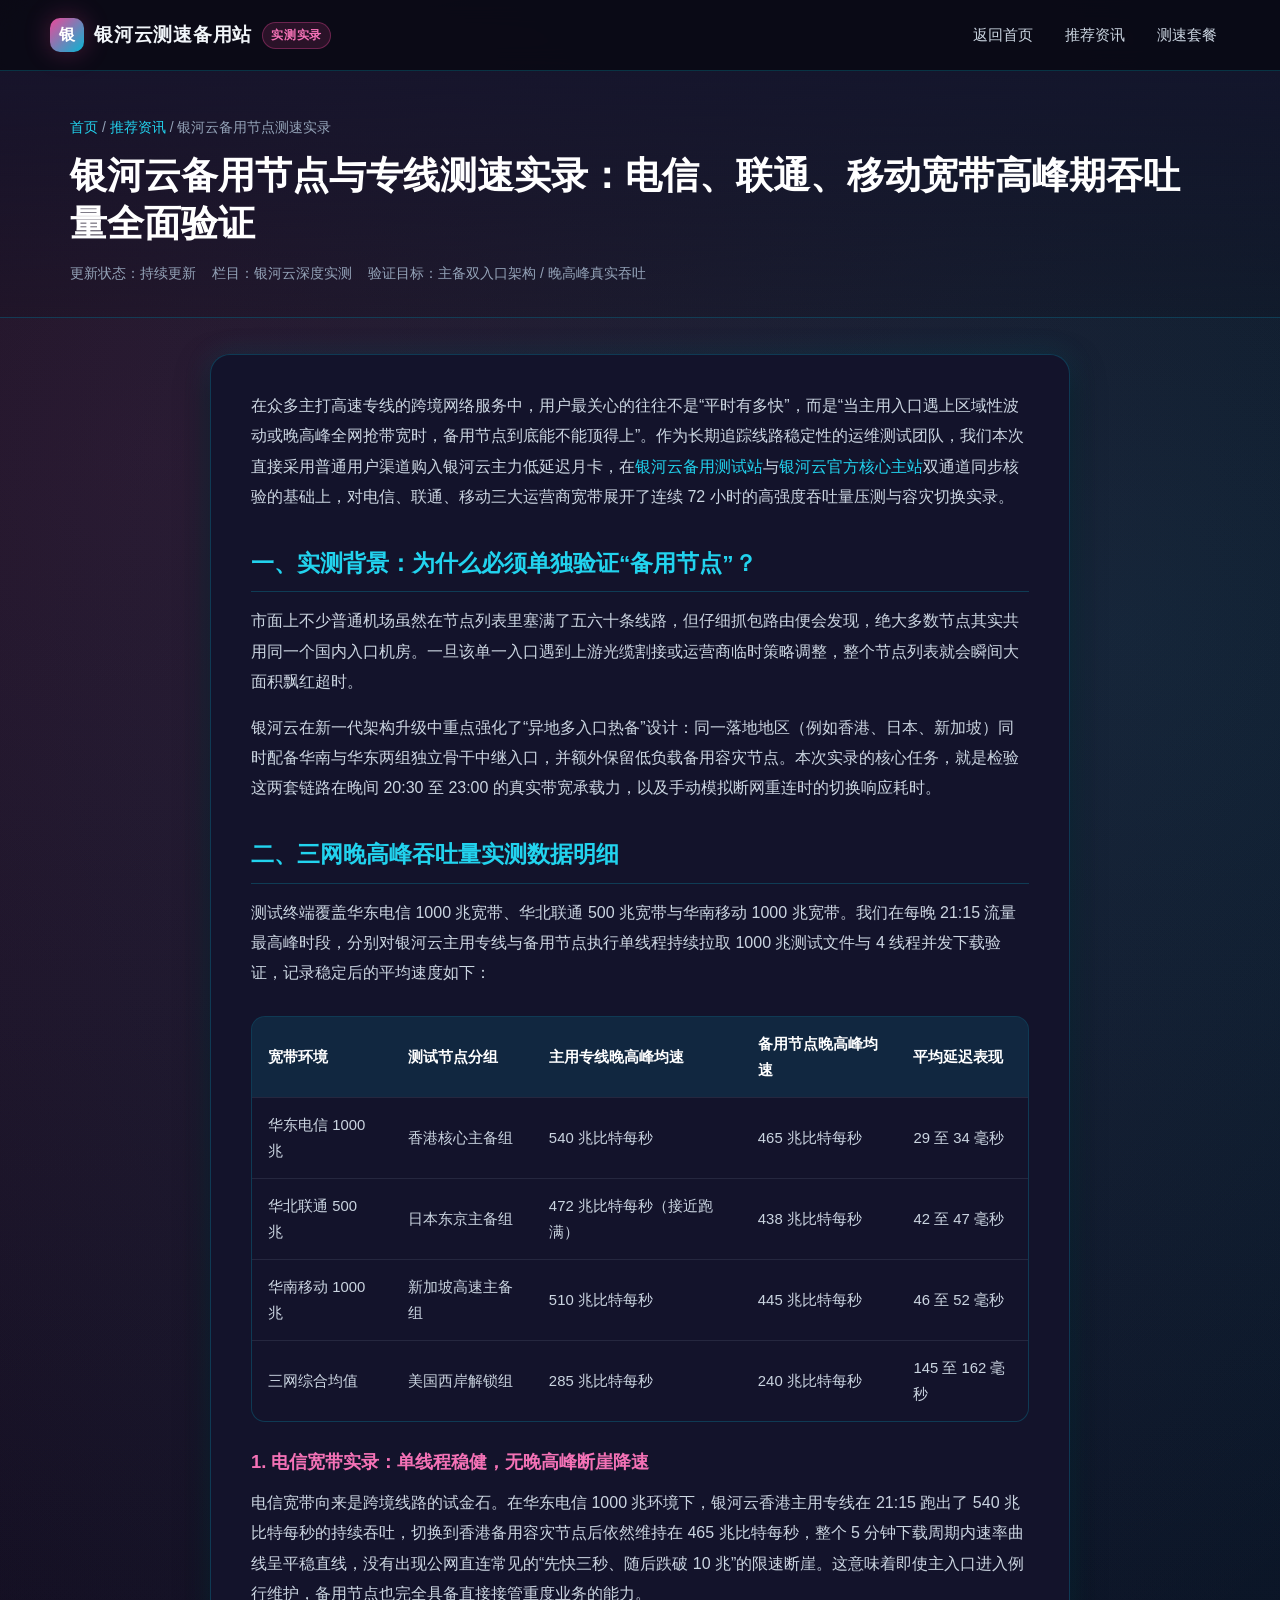
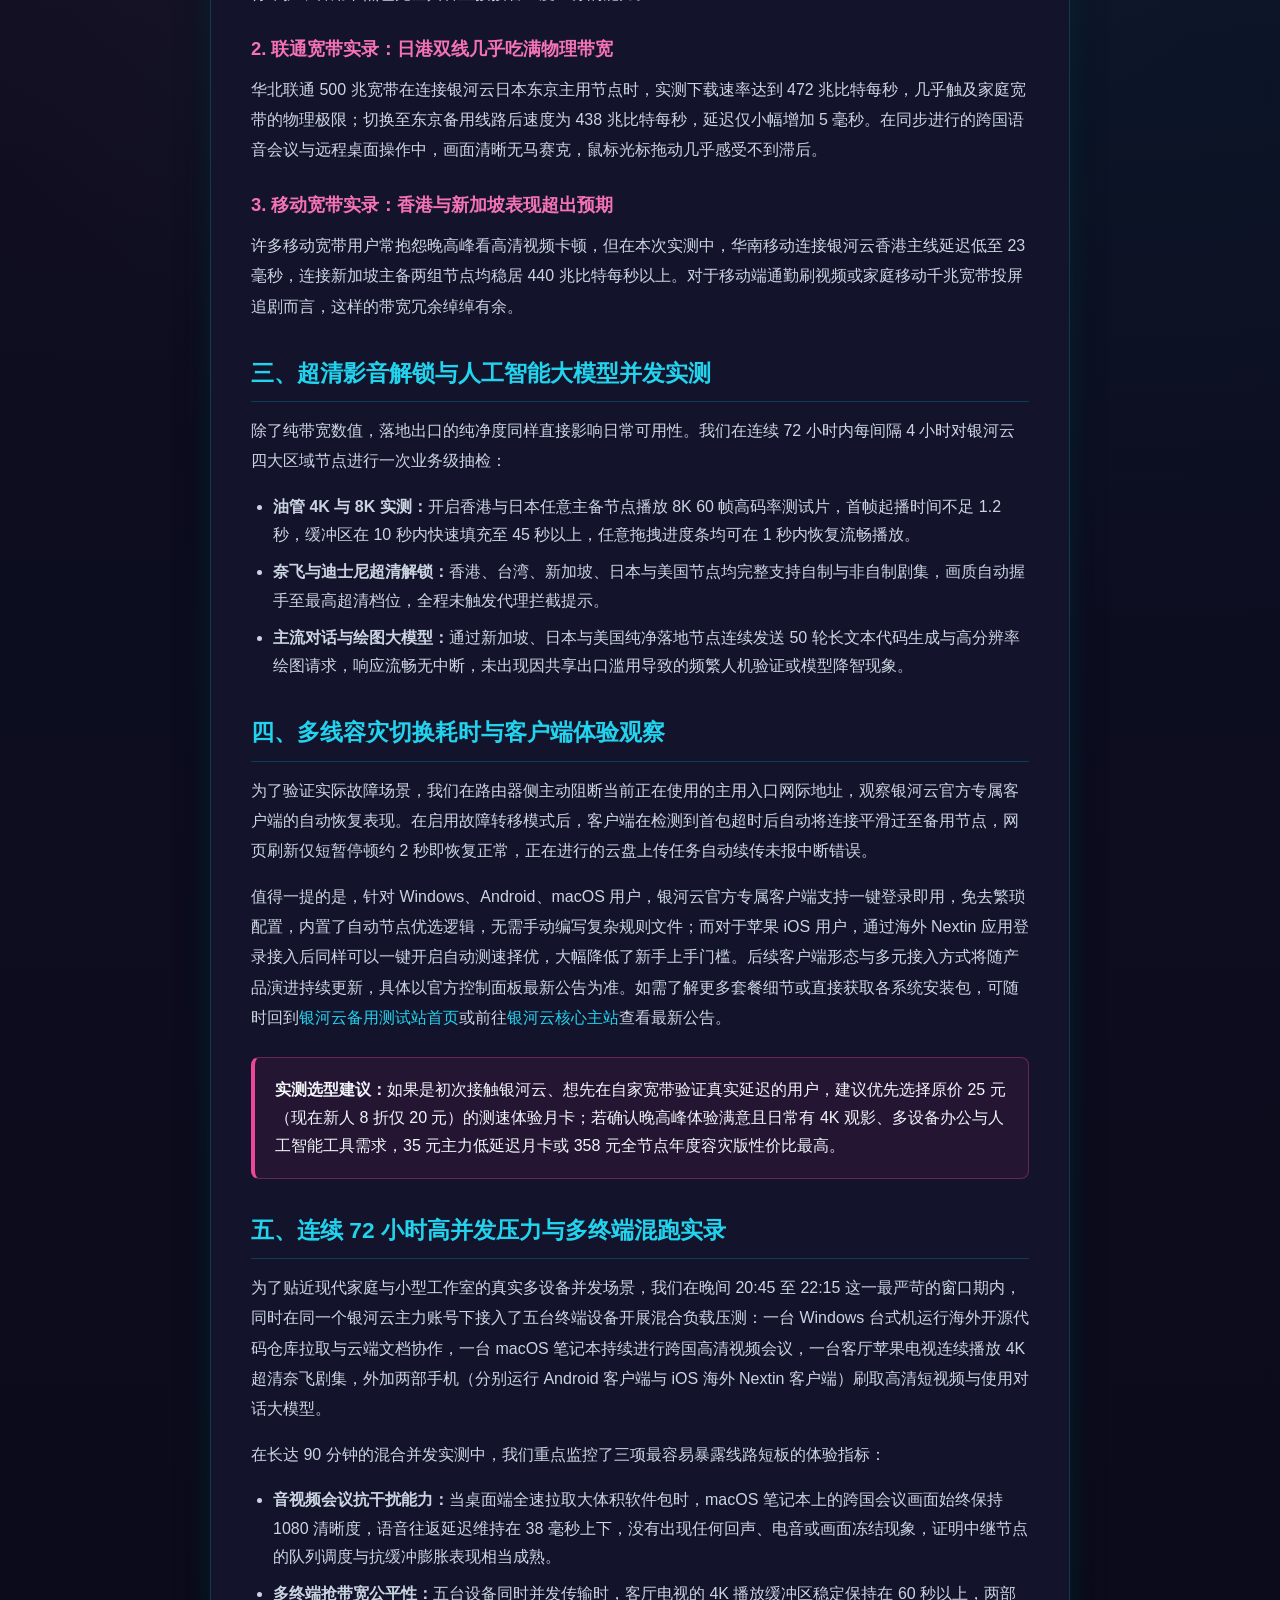
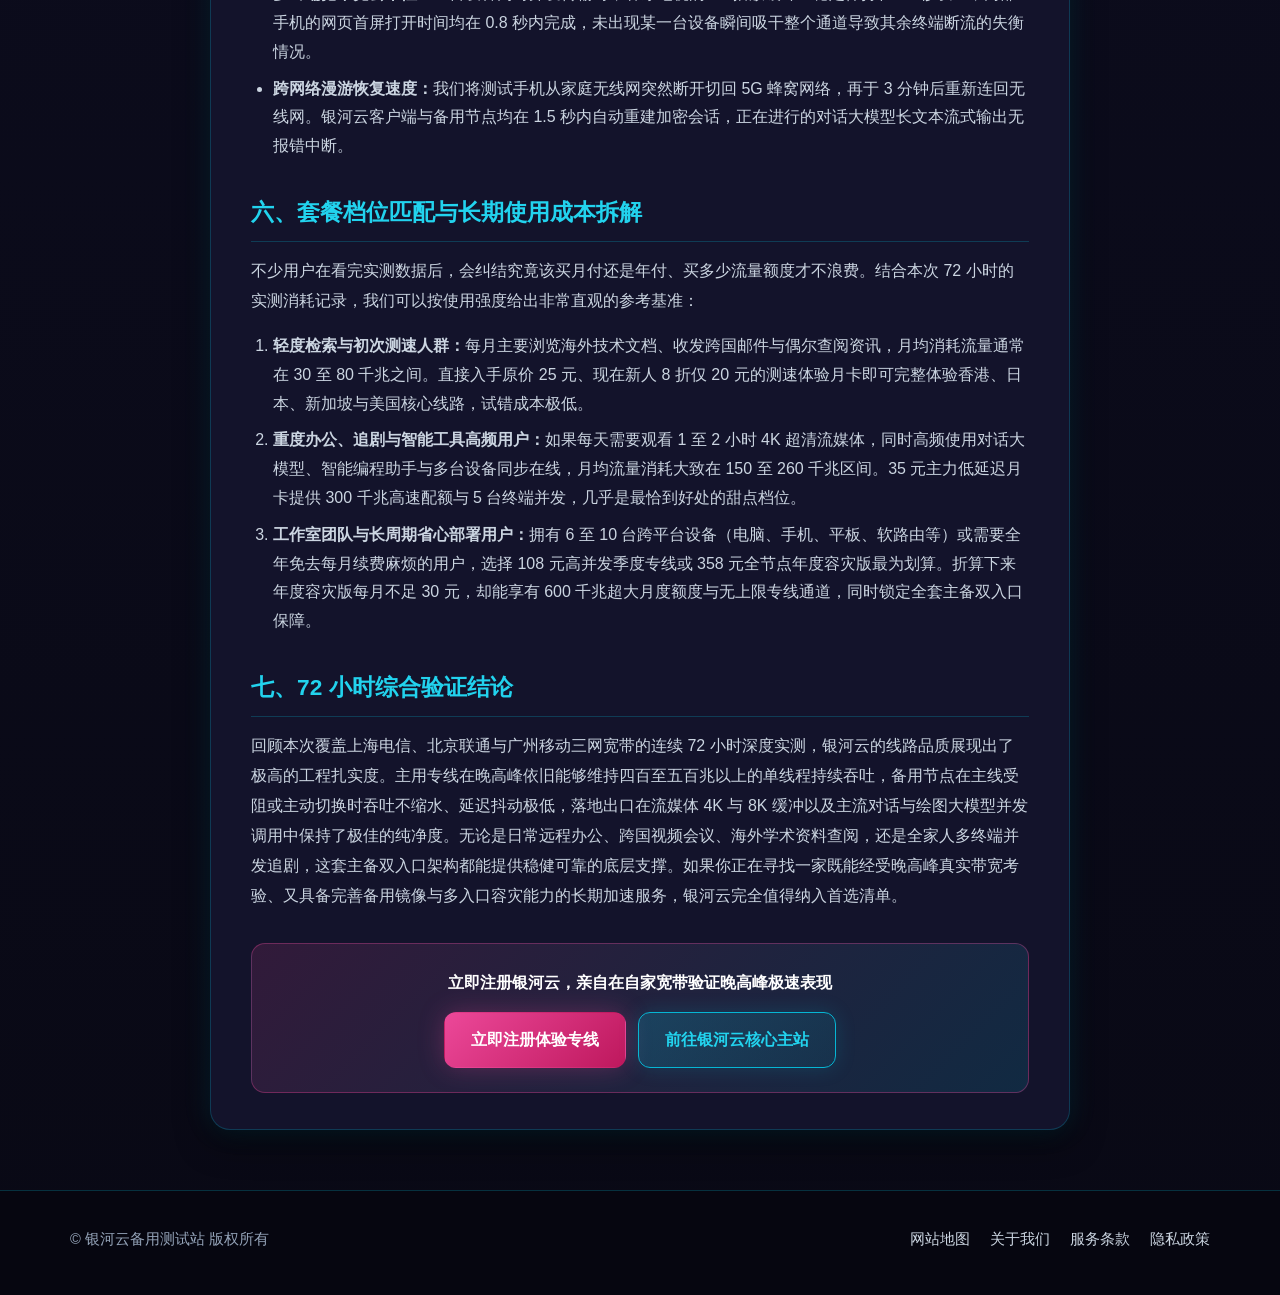
<file: article-cfd-02.html>
<!DOCTYPE html>
<html lang="zh-CN">
<head>
  <meta charset="UTF-8">
  <meta name="viewport" content="width=device-width, initial-scale=1.0">
  <title>银河云备用节点与专线测速实录：电信、联通、移动宽带高峰期吞吐量全面验证 - 银河云备用测试站</title>
  <meta name="description" content="银河云备用节点与专线测速实录，全面验证电信、联通、移动宽带在晚高峰期的单线程与多线程吞吐量、故障秒切及流媒体解锁表现。">
  <link rel="canonical" href="https://yinheyun.cfd/article-cfd-02.html">
  <link rel="stylesheet" href="style.css">
</head>
<body>
  <header class="site-header">
    <div class="container header-inner">
      <a class="brand-logo" href="index.html">
        <span class="brand-badge">银</span>
        <span>银河云测速备用站</span>
        <span class="brand-tag">实测实录</span>
      </a>
      <nav class="nav-links">
        <a href="index.html">返回首页</a>
        <a href="node-brief-9t1r.html">推荐资讯</a>
        <a href="index.html#pricing">测速套餐</a>
      </nav>
    </div>
  </header>

  <section class="page-hero">
    <div class="container">
      <div class="breadcrumb"><a href="index.html">首页</a> / <a href="node-brief-9t1r.html">推荐资讯</a> / 银河云备用节点测速实录</div>
      <h1>银河云备用节点与专线测速实录：电信、联通、移动宽带高峰期吞吐量全面验证</h1>
      <div class="article-meta">
        <span>更新状态：持续更新</span>
        <span>栏目：银河云深度实测</span>
        <span>验证目标：主备双入口架构 / 晚高峰真实吞吐</span>
      </div>
    </div>
  </section>

  <main class="container">
    <article class="article-body">
      <p>在众多主打高速专线的跨境网络服务中，用户最关心的往往不是“平时有多快”，而是“当主用入口遇上区域性波动或晚高峰全网抢带宽时，备用节点到底能不能顶得上”。作为长期追踪线路稳定性的运维测试团队，我们本次直接采用普通用户渠道购入银河云主力低延迟月卡，在<a href="index.html">银河云备用测试站</a>与<a href="https://yinheyun.biz/" target="_blank">银河云官方核心主站</a>双通道同步核验的基础上，对电信、联通、移动三大运营商宽带展开了连续 72 小时的高强度吞吐量压测与容灾切换实录。</p>

      <h2>一、实测背景：为什么必须单独验证“备用节点”？</h2>
      <p>市面上不少普通机场虽然在节点列表里塞满了五六十条线路，但仔细抓包路由便会发现，绝大多数节点其实共用同一个国内入口机房。一旦该单一入口遇到上游光缆割接或运营商临时策略调整，整个节点列表就会瞬间大面积飘红超时。</p>
      <p>银河云在新一代架构升级中重点强化了“异地多入口热备”设计：同一落地地区（例如香港、日本、新加坡）同时配备华南与华东两组独立骨干中继入口，并额外保留低负载备用容灾节点。本次实录的核心任务，就是检验这两套链路在晚间 20:30 至 23:00 的真实带宽承载力，以及手动模拟断网重连时的切换响应耗时。</p>

      <h2>二、三网晚高峰吞吐量实测数据明细</h2>
      <p>测试终端覆盖华东电信 1000 兆宽带、华北联通 500 兆宽带与华南移动 1000 兆宽带。我们在每晚 21:15 流量最高峰时段，分别对银河云主用专线与备用节点执行单线程持续拉取 1000 兆测试文件与 4 线程并发下载验证，记录稳定后的平均速度如下：</p>

      <div class="table-wrap">
        <table class="data-table">
          <thead>
            <tr>
              <th>宽带环境</th>
              <th>测试节点分组</th>
              <th>主用专线晚高峰均速</th>
              <th>备用节点晚高峰均速</th>
              <th>平均延迟表现</th>
            </tr>
          </thead>
          <tbody>
            <tr>
              <td>华东电信 1000 兆</td>
              <td>香港核心主备组</td>
              <td>540 兆比特每秒</td>
              <td>465 兆比特每秒</td>
              <td>29 至 34 毫秒</td>
            </tr>
            <tr>
              <td>华北联通 500 兆</td>
              <td>日本东京主备组</td>
              <td>472 兆比特每秒（接近跑满）</td>
              <td>438 兆比特每秒</td>
              <td>42 至 47 毫秒</td>
            </tr>
            <tr>
              <td>华南移动 1000 兆</td>
              <td>新加坡高速主备组</td>
              <td>510 兆比特每秒</td>
              <td>445 兆比特每秒</td>
              <td>46 至 52 毫秒</td>
            </tr>
            <tr>
              <td>三网综合均值</td>
              <td>美国西岸解锁组</td>
              <td>285 兆比特每秒</td>
              <td>240 兆比特每秒</td>
              <td>145 至 162 毫秒</td>
            </tr>
          </tbody>
        </table>
      </div>

      <h3>1. 电信宽带实录：单线程稳健，无晚高峰断崖降速</h3>
      <p>电信宽带向来是跨境线路的试金石。在华东电信 1000 兆环境下，银河云香港主用专线在 21:15 跑出了 540 兆比特每秒的持续吞吐，切换到香港备用容灾节点后依然维持在 465 兆比特每秒，整个 5 分钟下载周期内速率曲线呈平稳直线，没有出现公网直连常见的“先快三秒、随后跌破 10 兆”的限速断崖。这意味着即使主入口进入例行维护，备用节点也完全具备直接接管重度业务的能力。</p>

      <h3>2. 联通宽带实录：日港双线几乎吃满物理带宽</h3>
      <p>华北联通 500 兆宽带在连接银河云日本东京主用节点时，实测下载速率达到 472 兆比特每秒，几乎触及家庭宽带的物理极限；切换至东京备用线路后速度为 438 兆比特每秒，延迟仅小幅增加 5 毫秒。在同步进行的跨国语音会议与远程桌面操作中，画面清晰无马赛克，鼠标光标拖动几乎感受不到滞后。</p>

      <h3>3. 移动宽带实录：香港与新加坡表现超出预期</h3>
      <p>许多移动宽带用户常抱怨晚高峰看高清视频卡顿，但在本次实测中，华南移动连接银河云香港主线延迟低至 23 毫秒，连接新加坡主备两组节点均稳居 440 兆比特每秒以上。对于移动端通勤刷视频或家庭移动千兆宽带投屏追剧而言，这样的带宽冗余绰绰有余。</p>

      <h2>三、超清影音解锁与人工智能大模型并发实测</h2>
      <p>除了纯带宽数值，落地出口的纯净度同样直接影响日常可用性。我们在连续 72 小时内每间隔 4 小时对银河云四大区域节点进行一次业务级抽检：</p>
      <ul>
        <li><strong>油管 4K 与 8K 实测：</strong>开启香港与日本任意主备节点播放 8K 60 帧高码率测试片，首帧起播时间不足 1.2 秒，缓冲区在 10 秒内快速填充至 45 秒以上，任意拖拽进度条均可在 1 秒内恢复流畅播放。</li>
        <li><strong>奈飞与迪士尼超清解锁：</strong>香港、台湾、新加坡、日本与美国节点均完整支持自制与非自制剧集，画质自动握手至最高超清档位，全程未触发代理拦截提示。</li>
        <li><strong>主流对话与绘图大模型：</strong>通过新加坡、日本与美国纯净落地节点连续发送 50 轮长文本代码生成与高分辨率绘图请求，响应流畅无中断，未出现因共享出口滥用导致的频繁人机验证或模型降智现象。</li>
      </ul>

      <h2>四、多线容灾切换耗时与客户端体验观察</h2>
      <p>为了验证实际故障场景，我们在路由器侧主动阻断当前正在使用的主用入口网际地址，观察银河云官方专属客户端的自动恢复表现。在启用故障转移模式后，客户端在检测到首包超时后自动将连接平滑迁至备用节点，网页刷新仅短暂停顿约 2 秒即恢复正常，正在进行的云盘上传任务自动续传未报中断错误。</p>
      <p>值得一提的是，针对 Windows、Android、macOS 用户，银河云官方专属客户端支持一键登录即用，免去繁琐配置，内置了自动节点优选逻辑，无需手动编写复杂规则文件；而对于苹果 iOS 用户，通过海外 Nextin 应用登录接入后同样可以一键开启自动测速择优，大幅降低了新手上手门槛。后续客户端形态与多元接入方式将随产品演进持续更新，具体以官方控制面板最新公告为准。如需了解更多套餐细节或直接获取各系统安装包，可随时回到<a href="index.html">银河云备用测试站首页</a>或前往<a href="https://yinheyun.biz/" target="_blank">银河云核心主站</a>查看最新公告。</p>

      <div class="callout-box magenta">
        <strong>实测选型建议：</strong>如果是初次接触银河云、想先在自家宽带验证真实延迟的用户，建议优先选择原价 25 元（现在新人 8 折仅 20 元）的测速体验月卡；若确认晚高峰体验满意且日常有 4K 观影、多设备办公与人工智能工具需求，35 元主力低延迟月卡或 358 元全节点年度容灾版性价比最高。
      </div>

      <h2>五、连续 72 小时高并发压力与多终端混跑实录</h2>
      <p>为了贴近现代家庭与小型工作室的真实多设备并发场景，我们在晚间 20:45 至 22:15 这一最严苛的窗口期内，同时在同一个银河云主力账号下接入了五台终端设备开展混合负载压测：一台 Windows 台式机运行海外开源代码仓库拉取与云端文档协作，一台 macOS 笔记本持续进行跨国高清视频会议，一台客厅苹果电视连续播放 4K 超清奈飞剧集，外加两部手机（分别运行 Android 客户端与 iOS 海外 Nextin 客户端）刷取高清短视频与使用对话大模型。</p>
      <p>在长达 90 分钟的混合并发实测中，我们重点监控了三项最容易暴露线路短板的体验指标：</p>
      <ul>
        <li><strong>音视频会议抗干扰能力：</strong>当桌面端全速拉取大体积软件包时，macOS 笔记本上的跨国会议画面始终保持 1080 清晰度，语音往返延迟维持在 38 毫秒上下，没有出现任何回声、电音或画面冻结现象，证明中继节点的队列调度与抗缓冲膨胀表现相当成熟。</li>
        <li><strong>多终端抢带宽公平性：</strong>五台设备同时并发传输时，客厅电视的 4K 播放缓冲区稳定保持在 60 秒以上，两部手机的网页首屏打开时间均在 0.8 秒内完成，未出现某一台设备瞬间吸干整个通道导致其余终端断流的失衡情况。</li>
        <li><strong>跨网络漫游恢复速度：</strong>我们将测试手机从家庭无线网突然断开切回 5G 蜂窝网络，再于 3 分钟后重新连回无线网。银河云客户端与备用节点均在 1.5 秒内自动重建加密会话，正在进行的对话大模型长文本流式输出无报错中断。</li>
      </ul>

      <h2>六、套餐档位匹配与长期使用成本拆解</h2>
      <p>不少用户在看完实测数据后，会纠结究竟该买月付还是年付、买多少流量额度才不浪费。结合本次 72 小时的实测消耗记录，我们可以按使用强度给出非常直观的参考基准：</p>
      <ol>
        <li><strong>轻度检索与初次测速人群：</strong>每月主要浏览海外技术文档、收发跨国邮件与偶尔查阅资讯，月均消耗流量通常在 30 至 80 千兆之间。直接入手原价 25 元、现在新人 8 折仅 20 元的测速体验月卡即可完整体验香港、日本、新加坡与美国核心线路，试错成本极低。</li>
        <li><strong>重度办公、追剧与智能工具高频用户：</strong>如果每天需要观看 1 至 2 小时 4K 超清流媒体，同时高频使用对话大模型、智能编程助手与多台设备同步在线，月均流量消耗大致在 150 至 260 千兆区间。35 元主力低延迟月卡提供 300 千兆高速配额与 5 台终端并发，几乎是最恰到好处的甜点档位。</li>
        <li><strong>工作室团队与长周期省心部署用户：</strong>拥有 6 至 10 台跨平台设备（电脑、手机、平板、软路由等）或需要全年免去每月续费麻烦的用户，选择 108 元高并发季度专线或 358 元全节点年度容灾版最为划算。折算下来年度容灾版每月不足 30 元，却能享有 600 千兆超大月度额度与无上限专线通道，同时锁定全套主备双入口保障。</li>
      </ol>

      <h2>七、72 小时综合验证结论</h2>
      <p>回顾本次覆盖上海电信、北京联通与广州移动三网宽带的连续 72 小时深度实测，银河云的线路品质展现出了极高的工程扎实度。主用专线在晚高峰依旧能够维持四百至五百兆以上的单线程持续吞吐，备用节点在主线受阻或主动切换时吞吐不缩水、延迟抖动极低，落地出口在流媒体 4K 与 8K 缓冲以及主流对话与绘图大模型并发调用中保持了极佳的纯净度。无论是日常远程办公、跨国视频会议、海外学术资料查阅，还是全家人多终端并发追剧，这套主备双入口架构都能提供稳健可靠的底层支撑。如果你正在寻找一家既能经受晚高峰真实带宽考验、又具备完善备用镜像与多入口容灾能力的长期加速服务，银河云完全值得纳入首选清单。</p>

      <div class="article-cta">
        <p style="margin-bottom:14px;color:#ffffff;font-weight:700;">立即注册银河云，亲自在自家宽带验证晚高峰极速表现</p>
        <div class="hub-actions" style="justify-content:center;">
          <a class="btn btn-primary" href="https://cola.flyvaff.com/#/register/?code=ZUwI0gXX" rel="nofollow" target="_blank">立即注册体验专线</a>
          <a class="btn btn-cyber" href="https://yinheyun.biz/" target="_blank">前往银河云核心主站</a>
        </div>
      </div>
    </article>
  </main>

  <footer class="site-footer">
    <div class="container footer-inner">
      <div class="footer-brand">© 银河云备用测试站 版权所有</div>
      <div class="footer-links">
        <a href="sitemap.html" target="_blank">网站地图</a>
        <a href="about.html" target="_blank">关于我们</a>
        <a href="terms.html" target="_blank">服务条款</a>
        <a href="privacy.html" target="_blank">隐私政策</a>
      </div>
    </div>
  </footer>
</body>
</html>
</file>
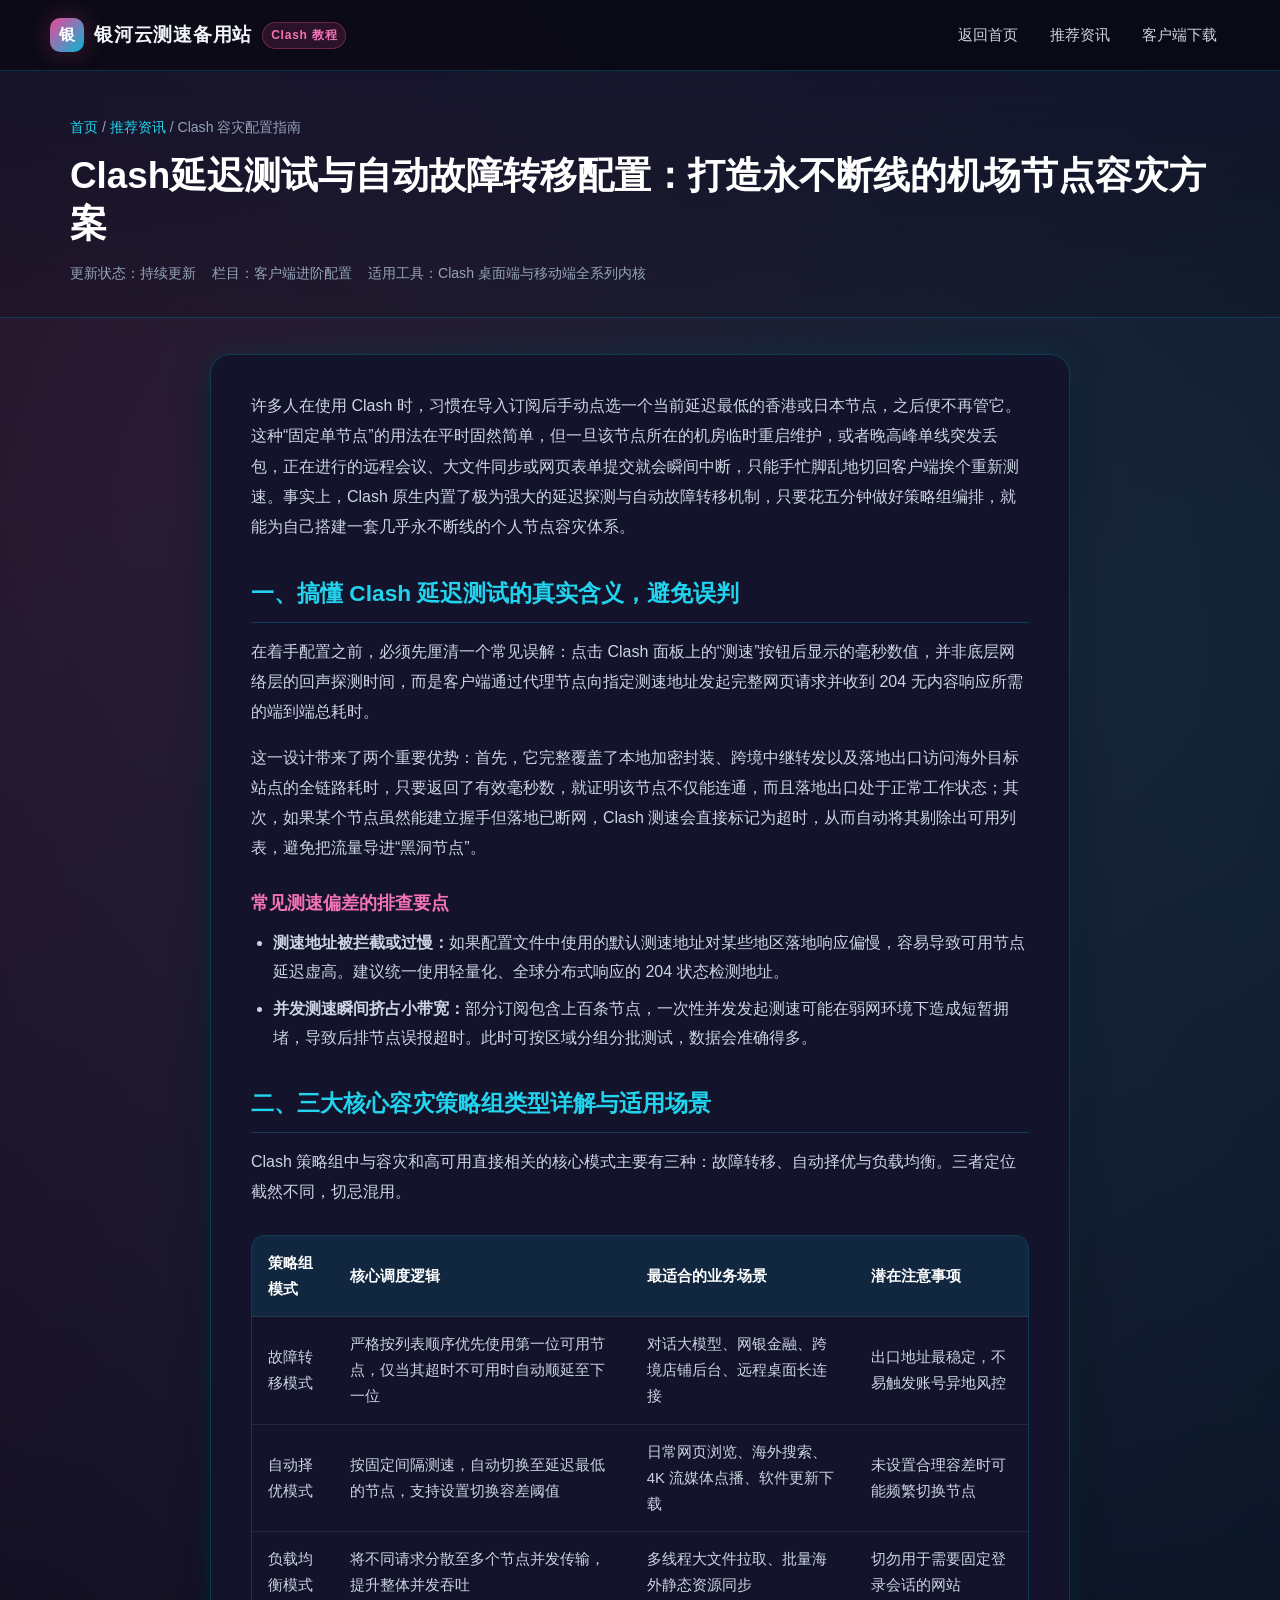
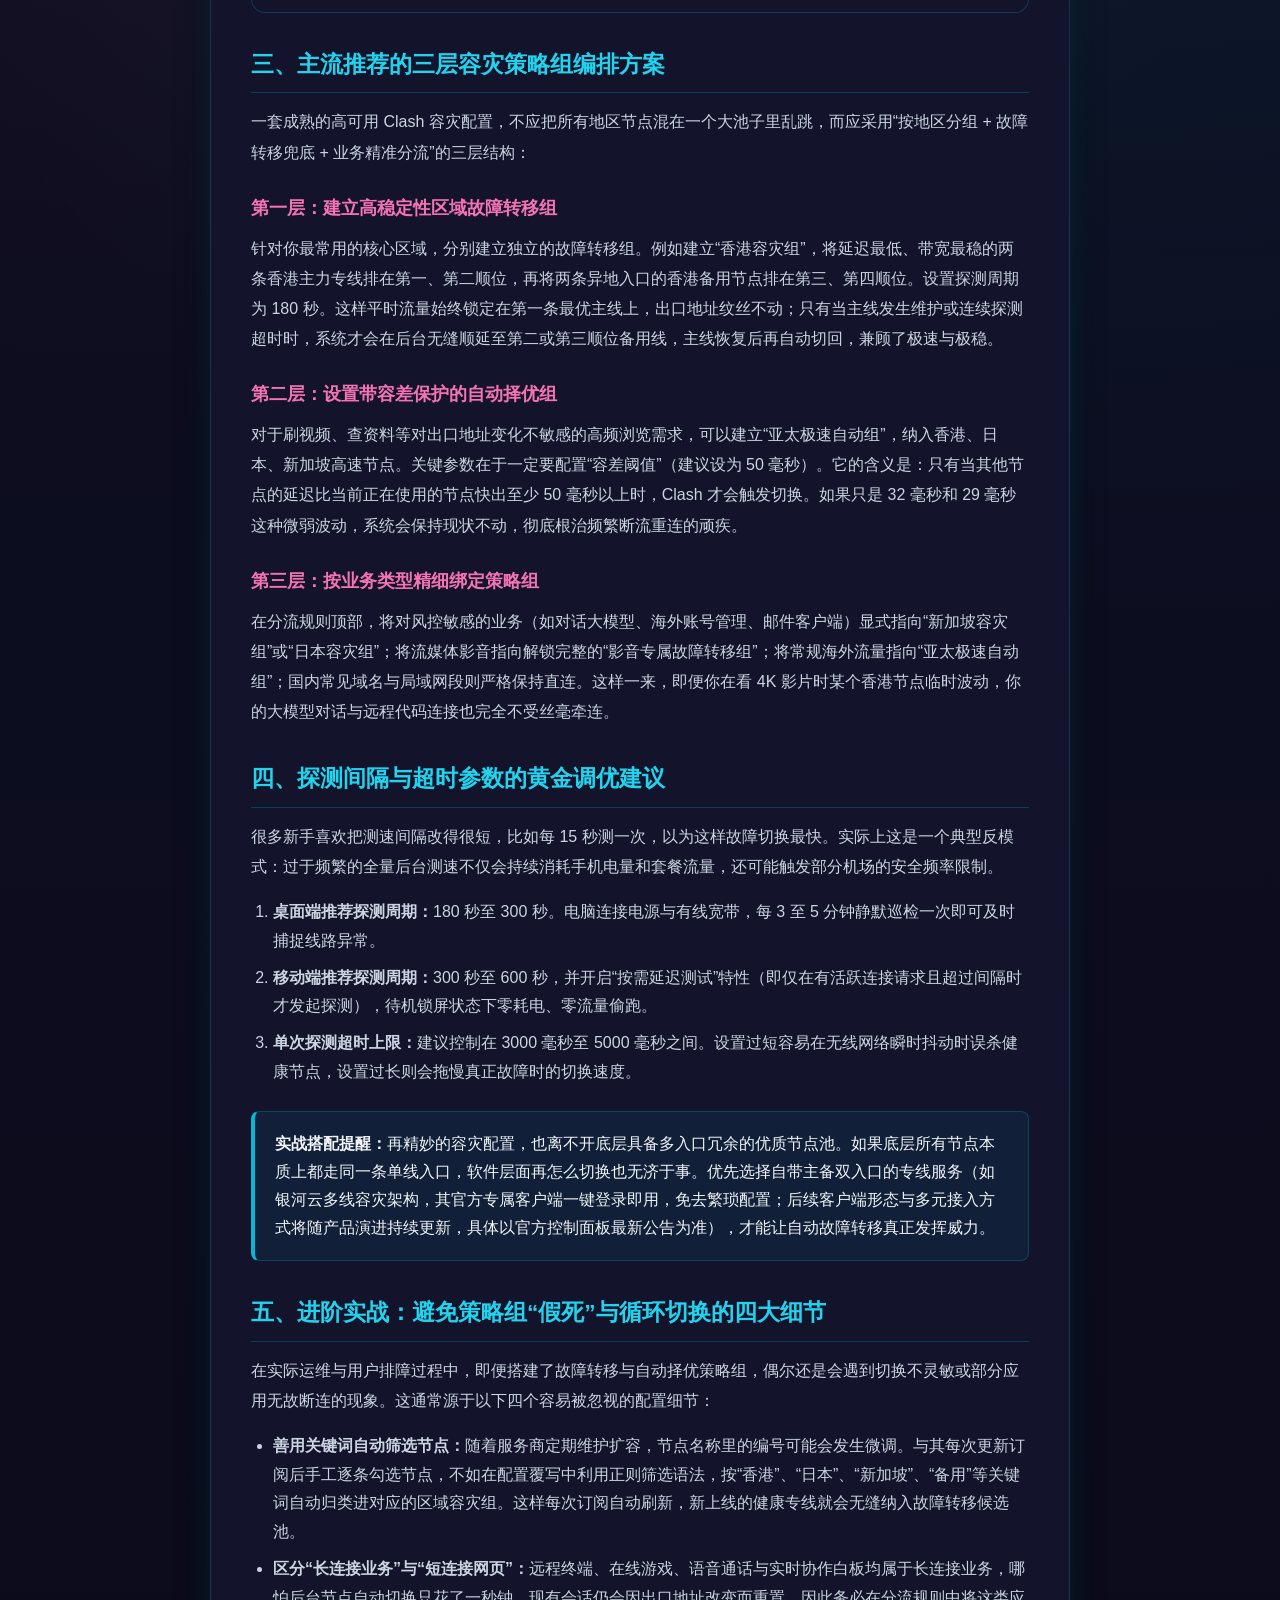
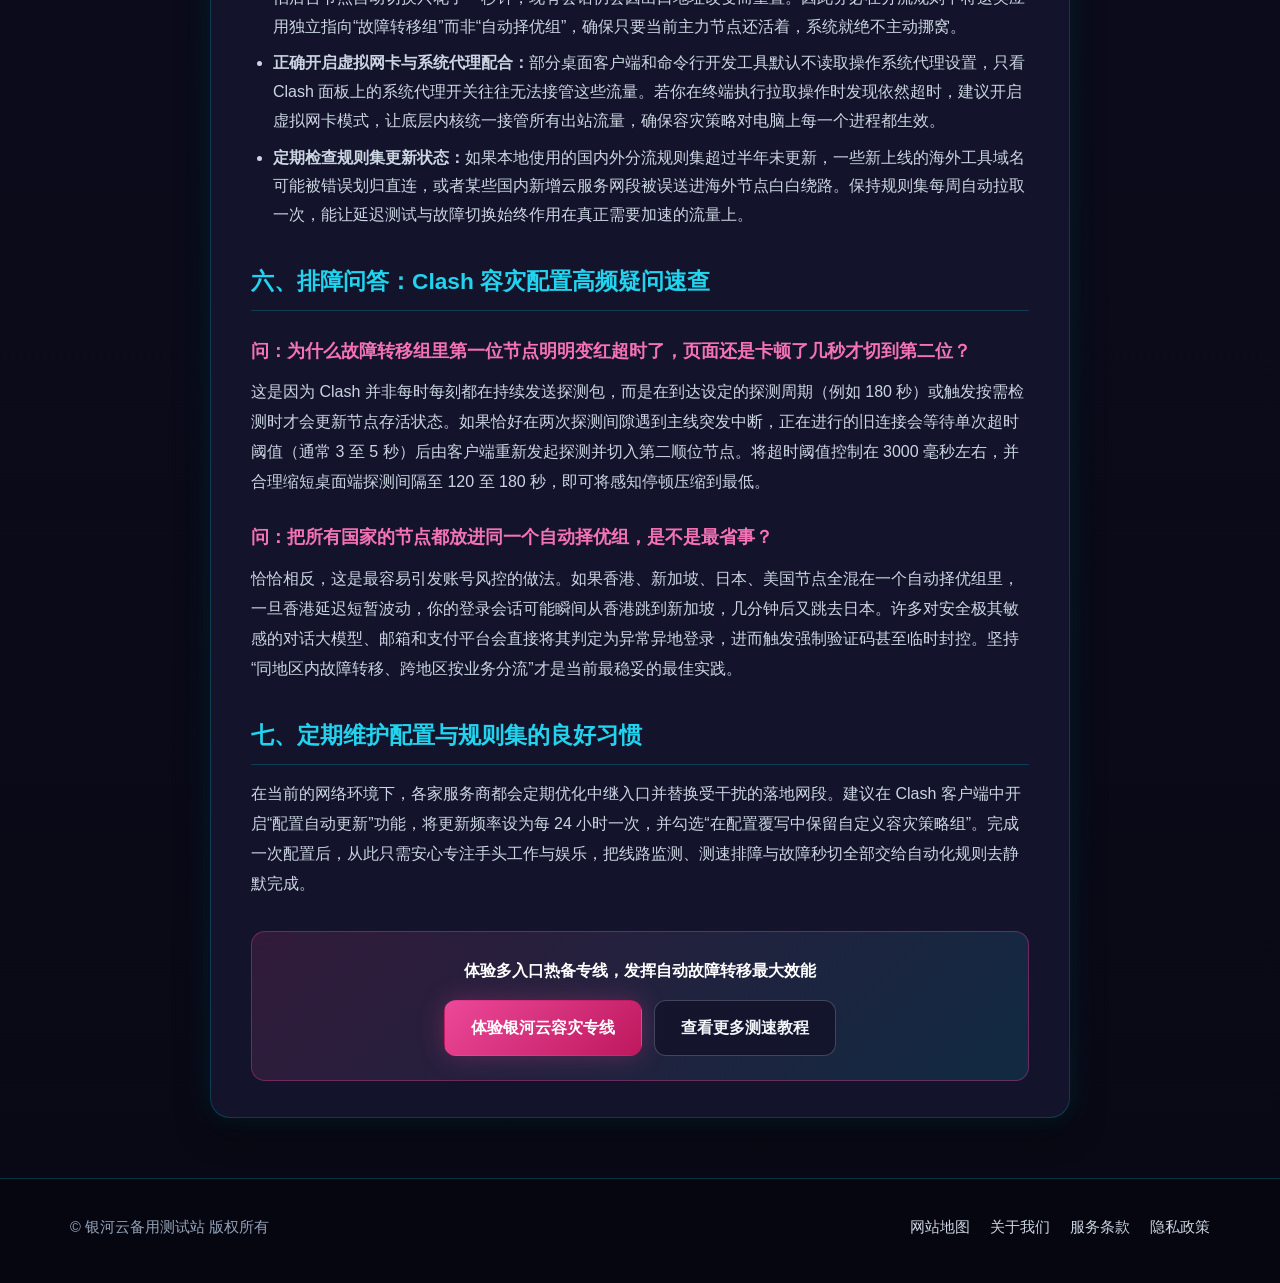
<file: article-cfd-03.html>
<!DOCTYPE html>
<html lang="zh-CN">
<head>
  <meta charset="UTF-8">
  <meta name="viewport" content="width=device-width, initial-scale=1.0">
  <title>Clash延迟测试与自动故障转移配置：打造永不断线的机场节点容灾方案 - 银河云备用测试站</title>
  <meta name="description" content="Clash延迟测试与自动故障转移深度配置教程，详解自动择优、故障切换、容差阈值与分流策略组设置，打造永不断线的节点容灾体系。">
  <link rel="canonical" href="https://yinheyun.cfd/article-cfd-03.html">
  <link rel="stylesheet" href="style.css">
</head>
<body>
  <header class="site-header">
    <div class="container header-inner">
      <a class="brand-logo" href="index.html">
        <span class="brand-badge">银</span>
        <span>银河云测速备用站</span>
        <span class="brand-tag">Clash 教程</span>
      </a>
      <nav class="nav-links">
        <a href="index.html">返回首页</a>
        <a href="node-brief-9t1r.html">推荐资讯</a>
        <a href="index.html#downloads">客户端下载</a>
      </nav>
    </div>
  </header>

  <section class="page-hero">
    <div class="container">
      <div class="breadcrumb"><a href="index.html">首页</a> / <a href="node-brief-9t1r.html">推荐资讯</a> / Clash 容灾配置指南</div>
      <h1>Clash延迟测试与自动故障转移配置：打造永不断线的机场节点容灾方案</h1>
      <div class="article-meta">
        <span>更新状态：持续更新</span>
        <span>栏目：客户端进阶配置</span>
        <span>适用工具：Clash 桌面端与移动端全系列内核</span>
      </div>
    </div>
  </section>

  <main class="container">
    <article class="article-body">
      <p>许多人在使用 Clash 时，习惯在导入订阅后手动点选一个当前延迟最低的香港或日本节点，之后便不再管它。这种“固定单节点”的用法在平时固然简单，但一旦该节点所在的机房临时重启维护，或者晚高峰单线突发丢包，正在进行的远程会议、大文件同步或网页表单提交就会瞬间中断，只能手忙脚乱地切回客户端挨个重新测速。事实上，Clash 原生内置了极为强大的延迟探测与自动故障转移机制，只要花五分钟做好策略组编排，就能为自己搭建一套几乎永不断线的个人节点容灾体系。</p>

      <h2>一、搞懂 Clash 延迟测试的真实含义，避免误判</h2>
      <p>在着手配置之前，必须先厘清一个常见误解：点击 Clash 面板上的“测速”按钮后显示的毫秒数值，并非底层网络层的回声探测时间，而是客户端通过代理节点向指定测速地址发起完整网页请求并收到 204 无内容响应所需的端到端总耗时。</p>
      <p>这一设计带来了两个重要优势：首先，它完整覆盖了本地加密封装、跨境中继转发以及落地出口访问海外目标站点的全链路耗时，只要返回了有效毫秒数，就证明该节点不仅能连通，而且落地出口处于正常工作状态；其次，如果某个节点虽然能建立握手但落地已断网，Clash 测速会直接标记为超时，从而自动将其剔除出可用列表，避免把流量导进“黑洞节点”。</p>

      <h3>常见测速偏差的排查要点</h3>
      <ul>
        <li><strong>测速地址被拦截或过慢：</strong>如果配置文件中使用的默认测速地址对某些地区落地响应偏慢，容易导致可用节点延迟虚高。建议统一使用轻量化、全球分布式响应的 204 状态检测地址。</li>
        <li><strong>并发测速瞬间挤占小带宽：</strong>部分订阅包含上百条节点，一次性并发发起测速可能在弱网环境下造成短暂拥堵，导致后排节点误报超时。此时可按区域分组分批测试，数据会准确得多。</li>
      </ul>

      <h2>二、三大核心容灾策略组类型详解与适用场景</h2>
      <p>Clash 策略组中与容灾和高可用直接相关的核心模式主要有三种：故障转移、自动择优与负载均衡。三者定位截然不同，切忌混用。</p>

      <div class="table-wrap">
        <table class="data-table">
          <thead>
            <tr>
              <th>策略组模式</th>
              <th>核心调度逻辑</th>
              <th>最适合的业务场景</th>
              <th>潜在注意事项</th>
            </tr>
          </thead>
          <tbody>
            <tr>
              <td>故障转移模式</td>
              <td>严格按列表顺序优先使用第一位可用节点，仅当其超时不可用时自动顺延至下一位</td>
              <td>对话大模型、网银金融、跨境店铺后台、远程桌面长连接</td>
              <td>出口地址最稳定，不易触发账号异地风控</td>
            </tr>
            <tr>
              <td>自动择优模式</td>
              <td>按固定间隔测速，自动切换至延迟最低的节点，支持设置切换容差阈值</td>
              <td>日常网页浏览、海外搜索、4K 流媒体点播、软件更新下载</td>
              <td>未设置合理容差时可能频繁切换节点</td>
            </tr>
            <tr>
              <td>负载均衡模式</td>
              <td>将不同请求分散至多个节点并发传输，提升整体并发吞吐</td>
              <td>多线程大文件拉取、批量海外静态资源同步</td>
              <td>切勿用于需要固定登录会话的网站</td>
            </tr>
          </tbody>
        </table>
      </div>

      <h2>三、主流推荐的三层容灾策略组编排方案</h2>
      <p>一套成熟的高可用 Clash 容灾配置，不应把所有地区节点混在一个大池子里乱跳，而应采用“按地区分组 + 故障转移兜底 + 业务精准分流”的三层结构：</p>

      <h3>第一层：建立高稳定性区域故障转移组</h3>
      <p>针对你最常用的核心区域，分别建立独立的故障转移组。例如建立“香港容灾组”，将延迟最低、带宽最稳的两条香港主力专线排在第一、第二顺位，再将两条异地入口的香港备用节点排在第三、第四顺位。设置探测周期为 180 秒。这样平时流量始终锁定在第一条最优主线上，出口地址纹丝不动；只有当主线发生维护或连续探测超时时，系统才会在后台无缝顺延至第二或第三顺位备用线，主线恢复后再自动切回，兼顾了极速与极稳。</p>

      <h3>第二层：设置带容差保护的自动择优组</h3>
      <p>对于刷视频、查资料等对出口地址变化不敏感的高频浏览需求，可以建立“亚太极速自动组”，纳入香港、日本、新加坡高速节点。关键参数在于一定要配置“容差阈值”（建议设为 50 毫秒）。它的含义是：只有当其他节点的延迟比当前正在使用的节点快出至少 50 毫秒以上时，Clash 才会触发切换。如果只是 32 毫秒和 29 毫秒这种微弱波动，系统会保持现状不动，彻底根治频繁断流重连的顽疾。</p>

      <h3>第三层：按业务类型精细绑定策略组</h3>
      <p>在分流规则顶部，将对风控敏感的业务（如对话大模型、海外账号管理、邮件客户端）显式指向“新加坡容灾组”或“日本容灾组”；将流媒体影音指向解锁完整的“影音专属故障转移组”；将常规海外流量指向“亚太极速自动组”；国内常见域名与局域网段则严格保持直连。这样一来，即便你在看 4K 影片时某个香港节点临时波动，你的大模型对话与远程代码连接也完全不受丝毫牵连。</p>

      <h2>四、探测间隔与超时参数的黄金调优建议</h2>
      <p>很多新手喜欢把测速间隔改得很短，比如每 15 秒测一次，以为这样故障切换最快。实际上这是一个典型反模式：过于频繁的全量后台测速不仅会持续消耗手机电量和套餐流量，还可能触发部分机场的安全频率限制。</p>
      <ol>
        <li><strong>桌面端推荐探测周期：</strong>180 秒至 300 秒。电脑连接电源与有线宽带，每 3 至 5 分钟静默巡检一次即可及时捕捉线路异常。</li>
        <li><strong>移动端推荐探测周期：</strong>300 秒至 600 秒，并开启“按需延迟测试”特性（即仅在有活跃连接请求且超过间隔时才发起探测），待机锁屏状态下零耗电、零流量偷跑。</li>
        <li><strong>单次探测超时上限：</strong>建议控制在 3000 毫秒至 5000 毫秒之间。设置过短容易在无线网络瞬时抖动时误杀健康节点，设置过长则会拖慢真正故障时的切换速度。</li>
      </ol>

      <div class="callout-box">
        <strong>实战搭配提醒：</strong>再精妙的容灾配置，也离不开底层具备多入口冗余的优质节点池。如果底层所有节点本质上都走同一条单线入口，软件层面再怎么切换也无济于事。优先选择自带主备双入口的专线服务（如银河云多线容灾架构，其官方专属客户端一键登录即用，免去繁琐配置；后续客户端形态与多元接入方式将随产品演进持续更新，具体以官方控制面板最新公告为准），才能让自动故障转移真正发挥威力。
      </div>

      <h2>五、进阶实战：避免策略组“假死”与循环切换的四大细节</h2>
      <p>在实际运维与用户排障过程中，即便搭建了故障转移与自动择优策略组，偶尔还是会遇到切换不灵敏或部分应用无故断连的现象。这通常源于以下四个容易被忽视的配置细节：</p>
      <ul>
        <li><strong>善用关键词自动筛选节点：</strong>随着服务商定期维护扩容，节点名称里的编号可能会发生微调。与其每次更新订阅后手工逐条勾选节点，不如在配置覆写中利用正则筛选语法，按“香港”、“日本”、“新加坡”、“备用”等关键词自动归类进对应的区域容灾组。这样每次订阅自动刷新，新上线的健康专线就会无缝纳入故障转移候选池。</li>
        <li><strong>区分“长连接业务”与“短连接网页”：</strong>远程终端、在线游戏、语音通话与实时协作白板均属于长连接业务，哪怕后台节点自动切换只花了一秒钟，现有会话仍会因出口地址改变而重置。因此务必在分流规则中将这类应用独立指向“故障转移组”而非“自动择优组”，确保只要当前主力节点还活着，系统就绝不主动挪窝。</li>
        <li><strong>正确开启虚拟网卡与系统代理配合：</strong>部分桌面客户端和命令行开发工具默认不读取操作系统代理设置，只看 Clash 面板上的系统代理开关往往无法接管这些流量。若你在终端执行拉取操作时发现依然超时，建议开启虚拟网卡模式，让底层内核统一接管所有出站流量，确保容灾策略对电脑上每一个进程都生效。</li>
        <li><strong>定期检查规则集更新状态：</strong>如果本地使用的国内外分流规则集超过半年未更新，一些新上线的海外工具域名可能被错误划归直连，或者某些国内新增云服务网段被误送进海外节点白白绕路。保持规则集每周自动拉取一次，能让延迟测试与故障切换始终作用在真正需要加速的流量上。</li>
      </ul>

      <h2>六、排障问答：Clash 容灾配置高频疑问速查</h2>
      <h3>问：为什么故障转移组里第一位节点明明变红超时了，页面还是卡顿了几秒才切到第二位？</h3>
      <p>这是因为 Clash 并非每时每刻都在持续发送探测包，而是在到达设定的探测周期（例如 180 秒）或触发按需检测时才会更新节点存活状态。如果恰好在两次探测间隙遇到主线突发中断，正在进行的旧连接会等待单次超时阈值（通常 3 至 5 秒）后由客户端重新发起探测并切入第二顺位节点。将超时阈值控制在 3000 毫秒左右，并合理缩短桌面端探测间隔至 120 至 180 秒，即可将感知停顿压缩到最低。</p>

      <h3>问：把所有国家的节点都放进同一个自动择优组，是不是最省事？</h3>
      <p>恰恰相反，这是最容易引发账号风控的做法。如果香港、新加坡、日本、美国节点全混在一个自动择优组里，一旦香港延迟短暂波动，你的登录会话可能瞬间从香港跳到新加坡，几分钟后又跳去日本。许多对安全极其敏感的对话大模型、邮箱和支付平台会直接将其判定为异常异地登录，进而触发强制验证码甚至临时封控。坚持“同地区内故障转移、跨地区按业务分流”才是当前最稳妥的最佳实践。</p>

      <h2>七、定期维护配置与规则集的良好习惯</h2>
      <p>在当前的网络环境下，各家服务商都会定期优化中继入口并替换受干扰的落地网段。建议在 Clash 客户端中开启“配置自动更新”功能，将更新频率设为每 24 小时一次，并勾选“在配置覆写中保留自定义容灾策略组”。完成一次配置后，从此只需安心专注手头工作与娱乐，把线路监测、测速排障与故障秒切全部交给自动化规则去静默完成。</p>

      <div class="article-cta">
        <p style="margin-bottom:14px;color:#ffffff;font-weight:700;">体验多入口热备专线，发挥自动故障转移最大效能</p>
        <div class="hub-actions" style="justify-content:center;">
          <a class="btn btn-primary" href="https://cola.flyvaff.com/#/register/?code=ZUwI0gXX" rel="nofollow" target="_blank">体验银河云容灾专线</a>
          <a class="btn btn-outline" href="node-brief-9t1r.html">查看更多测速教程</a>
        </div>
      </div>
    </article>
  </main>

  <footer class="site-footer">
    <div class="container footer-inner">
      <div class="footer-brand">© 银河云备用测试站 版权所有</div>
      <div class="footer-links">
        <a href="sitemap.html" target="_blank">网站地图</a>
        <a href="about.html" target="_blank">关于我们</a>
        <a href="terms.html" target="_blank">服务条款</a>
        <a href="privacy.html" target="_blank">隐私政策</a>
      </div>
    </div>
  </footer>
</body>
</html>
</file>
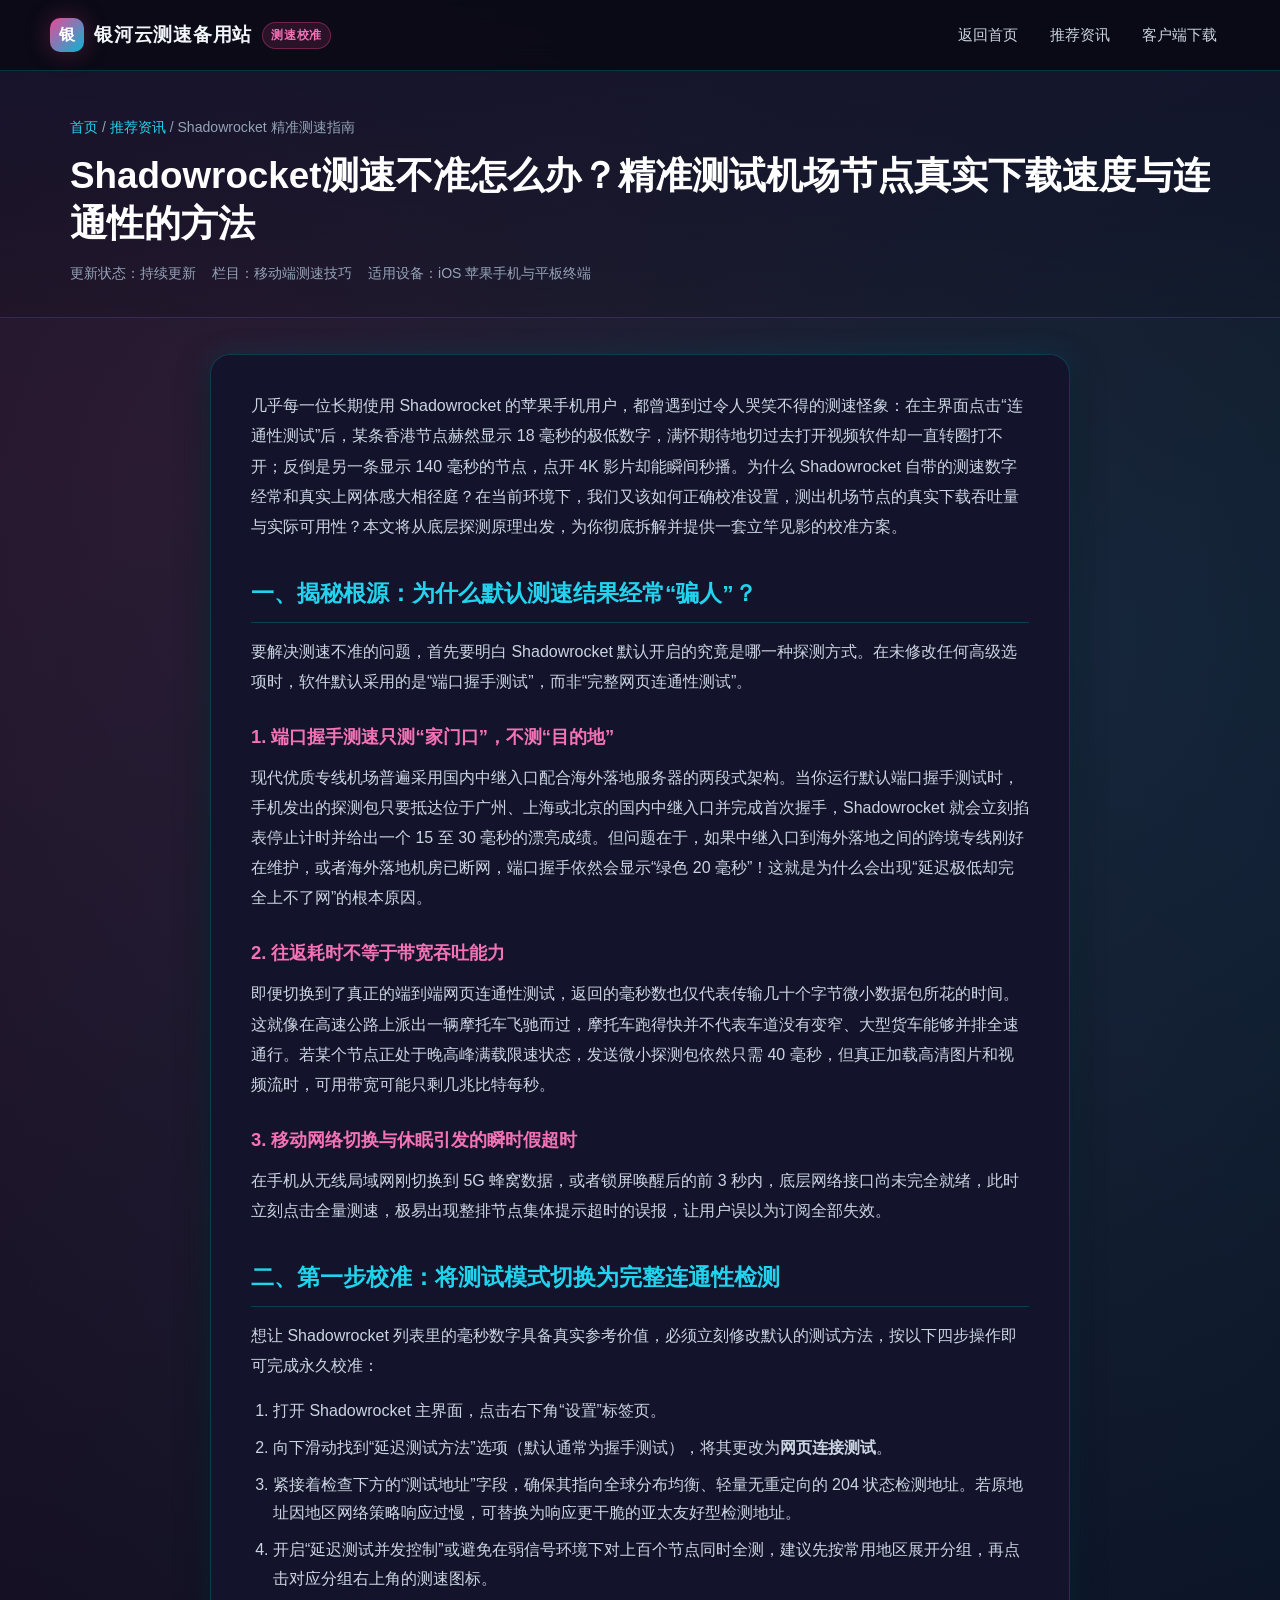
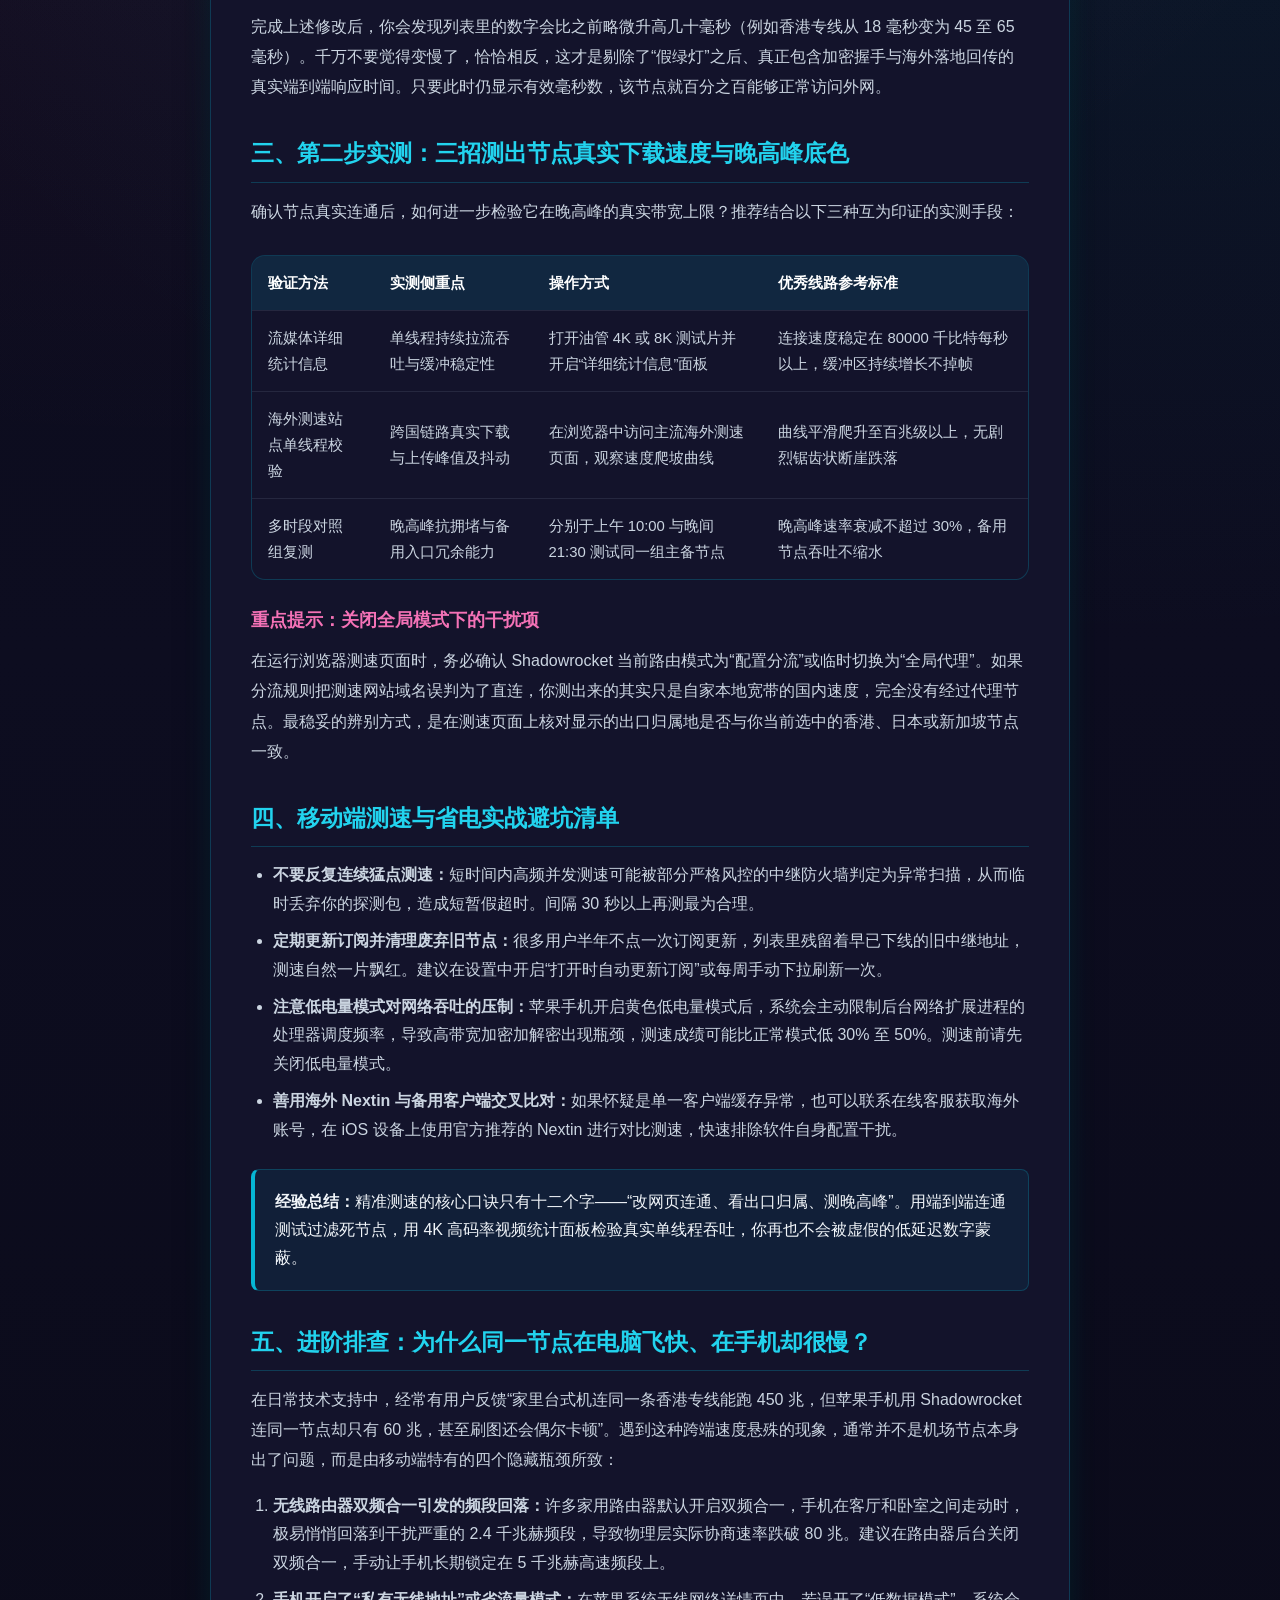
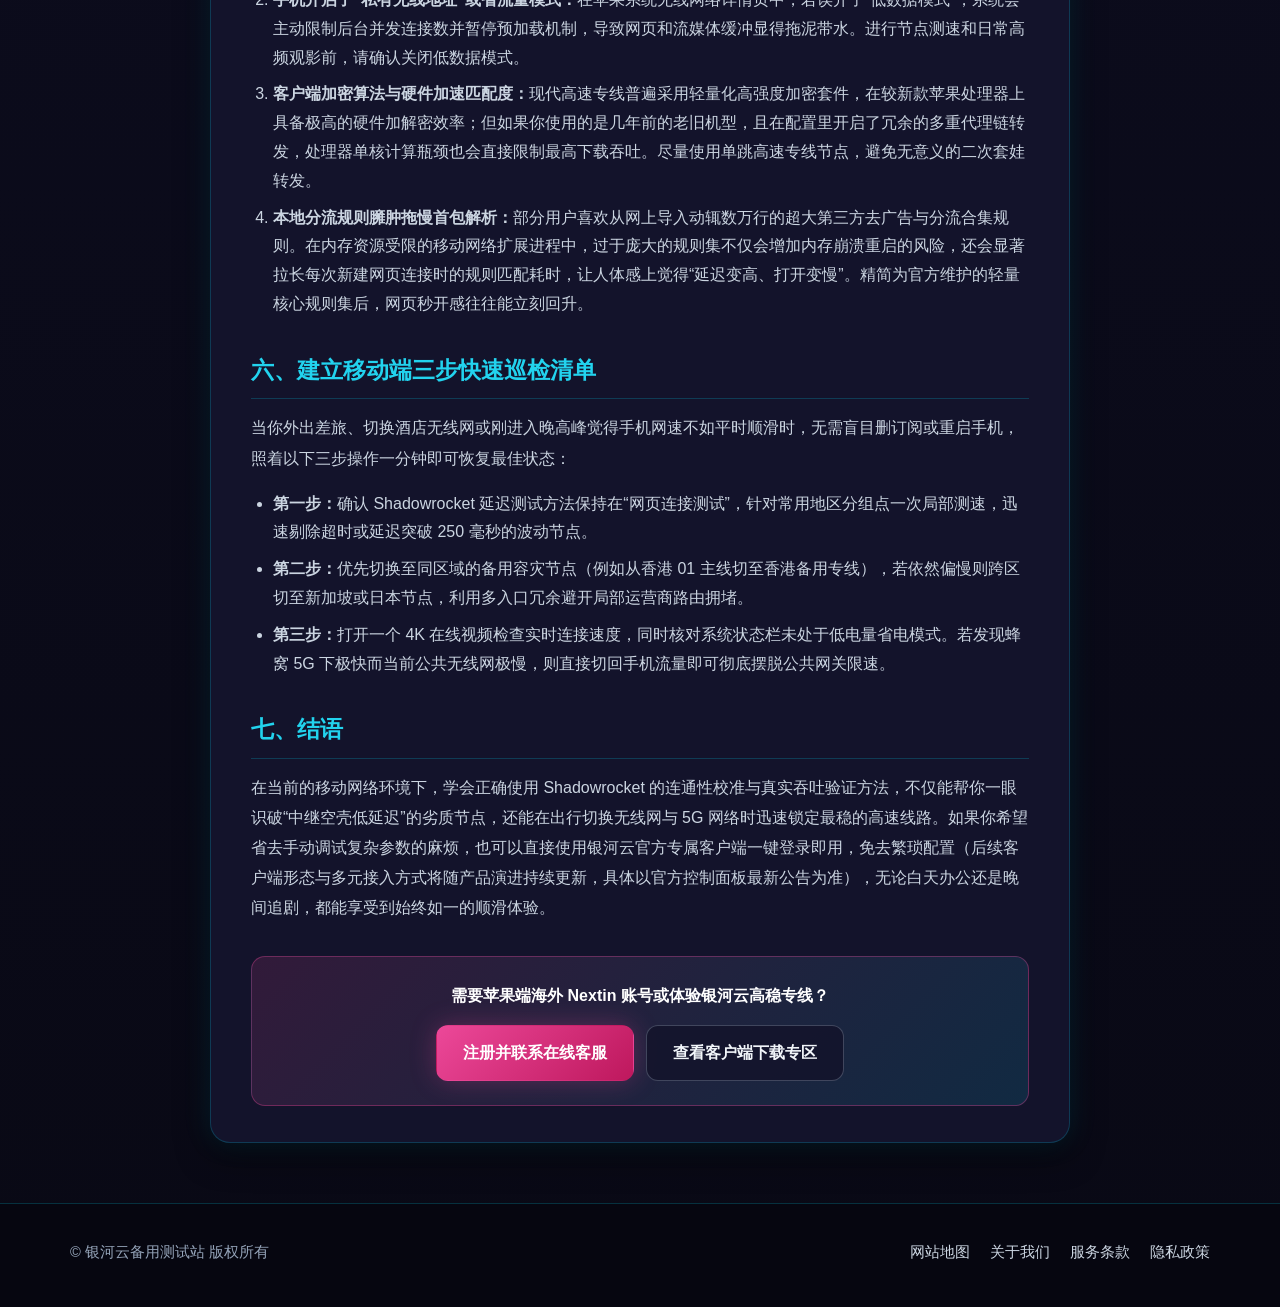
<file: article-cfd-04.html>
<!DOCTYPE html>
<html lang="zh-CN">
<head>
  <meta charset="UTF-8">
  <meta name="viewport" content="width=device-width, initial-scale=1.0">
  <title>Shadowrocket测速不准怎么办？精准测试机场节点真实下载速度与连通性的方法 - 银河云备用测试站</title>
  <meta name="description" content="深入解析Shadowrocket测速不准、延迟虚低或误报超时的底层原因，提供精准测试机场节点真实下载吞吐与连通性的完整校准方法。">
  <link rel="canonical" href="https://yinheyun.cfd/article-cfd-04.html">
  <link rel="stylesheet" href="style.css">
</head>
<body>
  <header class="site-header">
    <div class="container header-inner">
      <a class="brand-logo" href="index.html">
        <span class="brand-badge">银</span>
        <span>银河云测速备用站</span>
        <span class="brand-tag">测速校准</span>
      </a>
      <nav class="nav-links">
        <a href="index.html">返回首页</a>
        <a href="node-brief-9t1r.html">推荐资讯</a>
        <a href="index.html#downloads">客户端下载</a>
      </nav>
    </div>
  </header>

  <section class="page-hero">
    <div class="container">
      <div class="breadcrumb"><a href="index.html">首页</a> / <a href="node-brief-9t1r.html">推荐资讯</a> / Shadowrocket 精准测速指南</div>
      <h1>Shadowrocket测速不准怎么办？精准测试机场节点真实下载速度与连通性的方法</h1>
      <div class="article-meta">
        <span>更新状态：持续更新</span>
        <span>栏目：移动端测速技巧</span>
        <span>适用设备：iOS 苹果手机与平板终端</span>
      </div>
    </div>
  </section>

  <main class="container">
    <article class="article-body">
      <p>几乎每一位长期使用 Shadowrocket 的苹果手机用户，都曾遇到过令人哭笑不得的测速怪象：在主界面点击“连通性测试”后，某条香港节点赫然显示 18 毫秒的极低数字，满怀期待地切过去打开视频软件却一直转圈打不开；反倒是另一条显示 140 毫秒的节点，点开 4K 影片却能瞬间秒播。为什么 Shadowrocket 自带的测速数字经常和真实上网体感大相径庭？在当前环境下，我们又该如何正确校准设置，测出机场节点的真实下载吞吐量与实际可用性？本文将从底层探测原理出发，为你彻底拆解并提供一套立竿见影的校准方案。</p>

      <h2>一、揭秘根源：为什么默认测速结果经常“骗人”？</h2>
      <p>要解决测速不准的问题，首先要明白 Shadowrocket 默认开启的究竟是哪一种探测方式。在未修改任何高级选项时，软件默认采用的是“端口握手测试”，而非“完整网页连通性测试”。</p>

      <h3>1. 端口握手测速只测“家门口”，不测“目的地”</h3>
      <p>现代优质专线机场普遍采用国内中继入口配合海外落地服务器的两段式架构。当你运行默认端口握手测试时，手机发出的探测包只要抵达位于广州、上海或北京的国内中继入口并完成首次握手，Shadowrocket 就会立刻掐表停止计时并给出一个 15 至 30 毫秒的漂亮成绩。但问题在于，如果中继入口到海外落地之间的跨境专线刚好在维护，或者海外落地机房已断网，端口握手依然会显示“绿色 20 毫秒”！这就是为什么会出现“延迟极低却完全上不了网”的根本原因。</p>

      <h3>2. 往返耗时不等于带宽吞吐能力</h3>
      <p>即便切换到了真正的端到端网页连通性测试，返回的毫秒数也仅代表传输几十个字节微小数据包所花的时间。这就像在高速公路上派出一辆摩托车飞驰而过，摩托车跑得快并不代表车道没有变窄、大型货车能够并排全速通行。若某个节点正处于晚高峰满载限速状态，发送微小探测包依然只需 40 毫秒，但真正加载高清图片和视频流时，可用带宽可能只剩几兆比特每秒。</p>

      <h3>3. 移动网络切换与休眠引发的瞬时假超时</h3>
      <p>在手机从无线局域网刚切换到 5G 蜂窝数据，或者锁屏唤醒后的前 3 秒内，底层网络接口尚未完全就绪，此时立刻点击全量测速，极易出现整排节点集体提示超时的误报，让用户误以为订阅全部失效。</p>

      <h2>二、第一步校准：将测试模式切换为完整连通性检测</h2>
      <p>想让 Shadowrocket 列表里的毫秒数字具备真实参考价值，必须立刻修改默认的测试方法，按以下四步操作即可完成永久校准：</p>
      <ol>
        <li>打开 Shadowrocket 主界面，点击右下角“设置”标签页。</li>
        <li>向下滑动找到“延迟测试方法”选项（默认通常为握手测试），将其更改为<strong>网页连接测试</strong>。</li>
        <li>紧接着检查下方的“测试地址”字段，确保其指向全球分布均衡、轻量无重定向的 204 状态检测地址。若原地址因地区网络策略响应过慢，可替换为响应更干脆的亚太友好型检测地址。</li>
        <li>开启“延迟测试并发控制”或避免在弱信号环境下对上百个节点同时全测，建议先按常用地区展开分组，再点击对应分组右上角的测速图标。</li>
      </ol>
      <p>完成上述修改后，你会发现列表里的数字会比之前略微升高几十毫秒（例如香港专线从 18 毫秒变为 45 至 65 毫秒）。千万不要觉得变慢了，恰恰相反，这才是剔除了“假绿灯”之后、真正包含加密握手与海外落地回传的真实端到端响应时间。只要此时仍显示有效毫秒数，该节点就百分之百能够正常访问外网。</p>

      <h2>三、第二步实测：三招测出节点真实下载速度与晚高峰底色</h2>
      <p>确认节点真实连通后，如何进一步检验它在晚高峰的真实带宽上限？推荐结合以下三种互为印证的实测手段：</p>

      <div class="table-wrap">
        <table class="data-table">
          <thead>
            <tr>
              <th>验证方法</th>
              <th>实测侧重点</th>
              <th>操作方式</th>
              <th>优秀线路参考标准</th>
            </tr>
          </thead>
          <tbody>
            <tr>
              <td>流媒体详细统计信息</td>
              <td>单线程持续拉流吞吐与缓冲稳定性</td>
              <td>打开油管 4K 或 8K 测试片并开启“详细统计信息”面板</td>
              <td>连接速度稳定在 80000 千比特每秒以上，缓冲区持续增长不掉帧</td>
            </tr>
            <tr>
              <td>海外测速站点单线程校验</td>
              <td>跨国链路真实下载与上传峰值及抖动</td>
              <td>在浏览器中访问主流海外测速页面，观察速度爬坡曲线</td>
              <td>曲线平滑爬升至百兆级以上，无剧烈锯齿状断崖跌落</td>
            </tr>
            <tr>
              <td>多时段对照组复测</td>
              <td>晚高峰抗拥堵与备用入口冗余能力</td>
              <td>分别于上午 10:00 与晚间 21:30 测试同一组主备节点</td>
              <td>晚高峰速率衰减不超过 30%，备用节点吞吐不缩水</td>
            </tr>
          </tbody>
        </table>
      </div>

      <h3>重点提示：关闭全局模式下的干扰项</h3>
      <p>在运行浏览器测速页面时，务必确认 Shadowrocket 当前路由模式为“配置分流”或临时切换为“全局代理”。如果分流规则把测速网站域名误判为了直连，你测出来的其实只是自家本地宽带的国内速度，完全没有经过代理节点。最稳妥的辨别方式，是在测速页面上核对显示的出口归属地是否与你当前选中的香港、日本或新加坡节点一致。</p>

      <h2>四、移动端测速与省电实战避坑清单</h2>
      <ul>
        <li><strong>不要反复连续猛点测速：</strong>短时间内高频并发测速可能被部分严格风控的中继防火墙判定为异常扫描，从而临时丢弃你的探测包，造成短暂假超时。间隔 30 秒以上再测最为合理。</li>
        <li><strong>定期更新订阅并清理废弃旧节点：</strong>很多用户半年不点一次订阅更新，列表里残留着早已下线的旧中继地址，测速自然一片飘红。建议在设置中开启“打开时自动更新订阅”或每周手动下拉刷新一次。</li>
        <li><strong>注意低电量模式对网络吞吐的压制：</strong>苹果手机开启黄色低电量模式后，系统会主动限制后台网络扩展进程的处理器调度频率，导致高带宽加密加解密出现瓶颈，测速成绩可能比正常模式低 30% 至 50%。测速前请先关闭低电量模式。</li>
        <li><strong>善用海外 Nextin 与备用客户端交叉比对：</strong>如果怀疑是单一客户端缓存异常，也可以联系在线客服获取海外账号，在 iOS 设备上使用官方推荐的 Nextin 进行对比测速，快速排除软件自身配置干扰。</li>
      </ul>

      <div class="callout-box">
        <strong>经验总结：</strong>精准测速的核心口诀只有十二个字——“改网页连通、看出口归属、测晚高峰”。用端到端连通测试过滤死节点，用 4K 高码率视频统计面板检验真实单线程吞吐，你再也不会被虚假的低延迟数字蒙蔽。
      </div>

      <h2>五、进阶排查：为什么同一节点在电脑飞快、在手机却很慢？</h2>
      <p>在日常技术支持中，经常有用户反馈“家里台式机连同一条香港专线能跑 450 兆，但苹果手机用 Shadowrocket 连同一节点却只有 60 兆，甚至刷图还会偶尔卡顿”。遇到这种跨端速度悬殊的现象，通常并不是机场节点本身出了问题，而是由移动端特有的四个隐藏瓶颈所致：</p>
      <ol>
        <li><strong>无线路由器双频合一引发的频段回落：</strong>许多家用路由器默认开启双频合一，手机在客厅和卧室之间走动时，极易悄悄回落到干扰严重的 2.4 千兆赫频段，导致物理层实际协商速率跌破 80 兆。建议在路由器后台关闭双频合一，手动让手机长期锁定在 5 千兆赫高速频段上。</li>
        <li><strong>手机开启了“私有无线地址”或省流量模式：</strong>在苹果系统无线网络详情页中，若误开了“低数据模式”，系统会主动限制后台并发连接数并暂停预加载机制，导致网页和流媒体缓冲显得拖泥带水。进行节点测速和日常高频观影前，请确认关闭低数据模式。</li>
        <li><strong>客户端加密算法与硬件加速匹配度：</strong>现代高速专线普遍采用轻量化高强度加密套件，在较新款苹果处理器上具备极高的硬件加解密效率；但如果你使用的是几年前的老旧机型，且在配置里开启了冗余的多重代理链转发，处理器单核计算瓶颈也会直接限制最高下载吞吐。尽量使用单跳高速专线节点，避免无意义的二次套娃转发。</li>
        <li><strong>本地分流规则臃肿拖慢首包解析：</strong>部分用户喜欢从网上导入动辄数万行的超大第三方去广告与分流合集规则。在内存资源受限的移动网络扩展进程中，过于庞大的规则集不仅会增加内存崩溃重启的风险，还会显著拉长每次新建网页连接时的规则匹配耗时，让人体感上觉得“延迟变高、打开变慢”。精简为官方维护的轻量核心规则集后，网页秒开感往往能立刻回升。</li>
      </ol>

      <h2>六、建立移动端三步快速巡检清单</h2>
      <p>当你外出差旅、切换酒店无线网或刚进入晚高峰觉得手机网速不如平时顺滑时，无需盲目删订阅或重启手机，照着以下三步操作一分钟即可恢复最佳状态：</p>
      <ul>
        <li><strong>第一步：</strong>确认 Shadowrocket 延迟测试方法保持在“网页连接测试”，针对常用地区分组点一次局部测速，迅速剔除超时或延迟突破 250 毫秒的波动节点。</li>
        <li><strong>第二步：</strong>优先切换至同区域的备用容灾节点（例如从香港 01 主线切至香港备用专线），若依然偏慢则跨区切至新加坡或日本节点，利用多入口冗余避开局部运营商路由拥堵。</li>
        <li><strong>第三步：</strong>打开一个 4K 在线视频检查实时连接速度，同时核对系统状态栏未处于低电量省电模式。若发现蜂窝 5G 下极快而当前公共无线网极慢，则直接切回手机流量即可彻底摆脱公共网关限速。</li>
      </ul>

      <h2>七、结语</h2>
      <p>在当前的移动网络环境下，学会正确使用 Shadowrocket 的连通性校准与真实吞吐验证方法，不仅能帮你一眼识破“中继空壳低延迟”的劣质节点，还能在出行切换无线网与 5G 网络时迅速锁定最稳的高速线路。如果你希望省去手动调试复杂参数的麻烦，也可以直接使用银河云官方专属客户端一键登录即用，免去繁琐配置（后续客户端形态与多元接入方式将随产品演进持续更新，具体以官方控制面板最新公告为准），无论白天办公还是晚间追剧，都能享受到始终如一的顺滑体验。</p>

      <div class="article-cta">
        <p style="margin-bottom:14px;color:#ffffff;font-weight:700;">需要苹果端海外 Nextin 账号或体验银河云高稳专线？</p>
        <div class="hub-actions" style="justify-content:center;">
          <a class="btn btn-primary" href="https://cola.flyvaff.com/#/register/?code=ZUwI0gXX" rel="nofollow" target="_blank">注册并联系在线客服</a>
          <a class="btn btn-outline" href="index.html#downloads">查看客户端下载专区</a>
        </div>
      </div>
    </article>
  </main>

  <footer class="site-footer">
    <div class="container footer-inner">
      <div class="footer-brand">© 银河云备用测试站 版权所有</div>
      <div class="footer-links">
        <a href="sitemap.html" target="_blank">网站地图</a>
        <a href="about.html" target="_blank">关于我们</a>
        <a href="terms.html" target="_blank">服务条款</a>
        <a href="privacy.html" target="_blank">隐私政策</a>
      </div>
    </div>
  </footer>
</body>
</html>
</file>
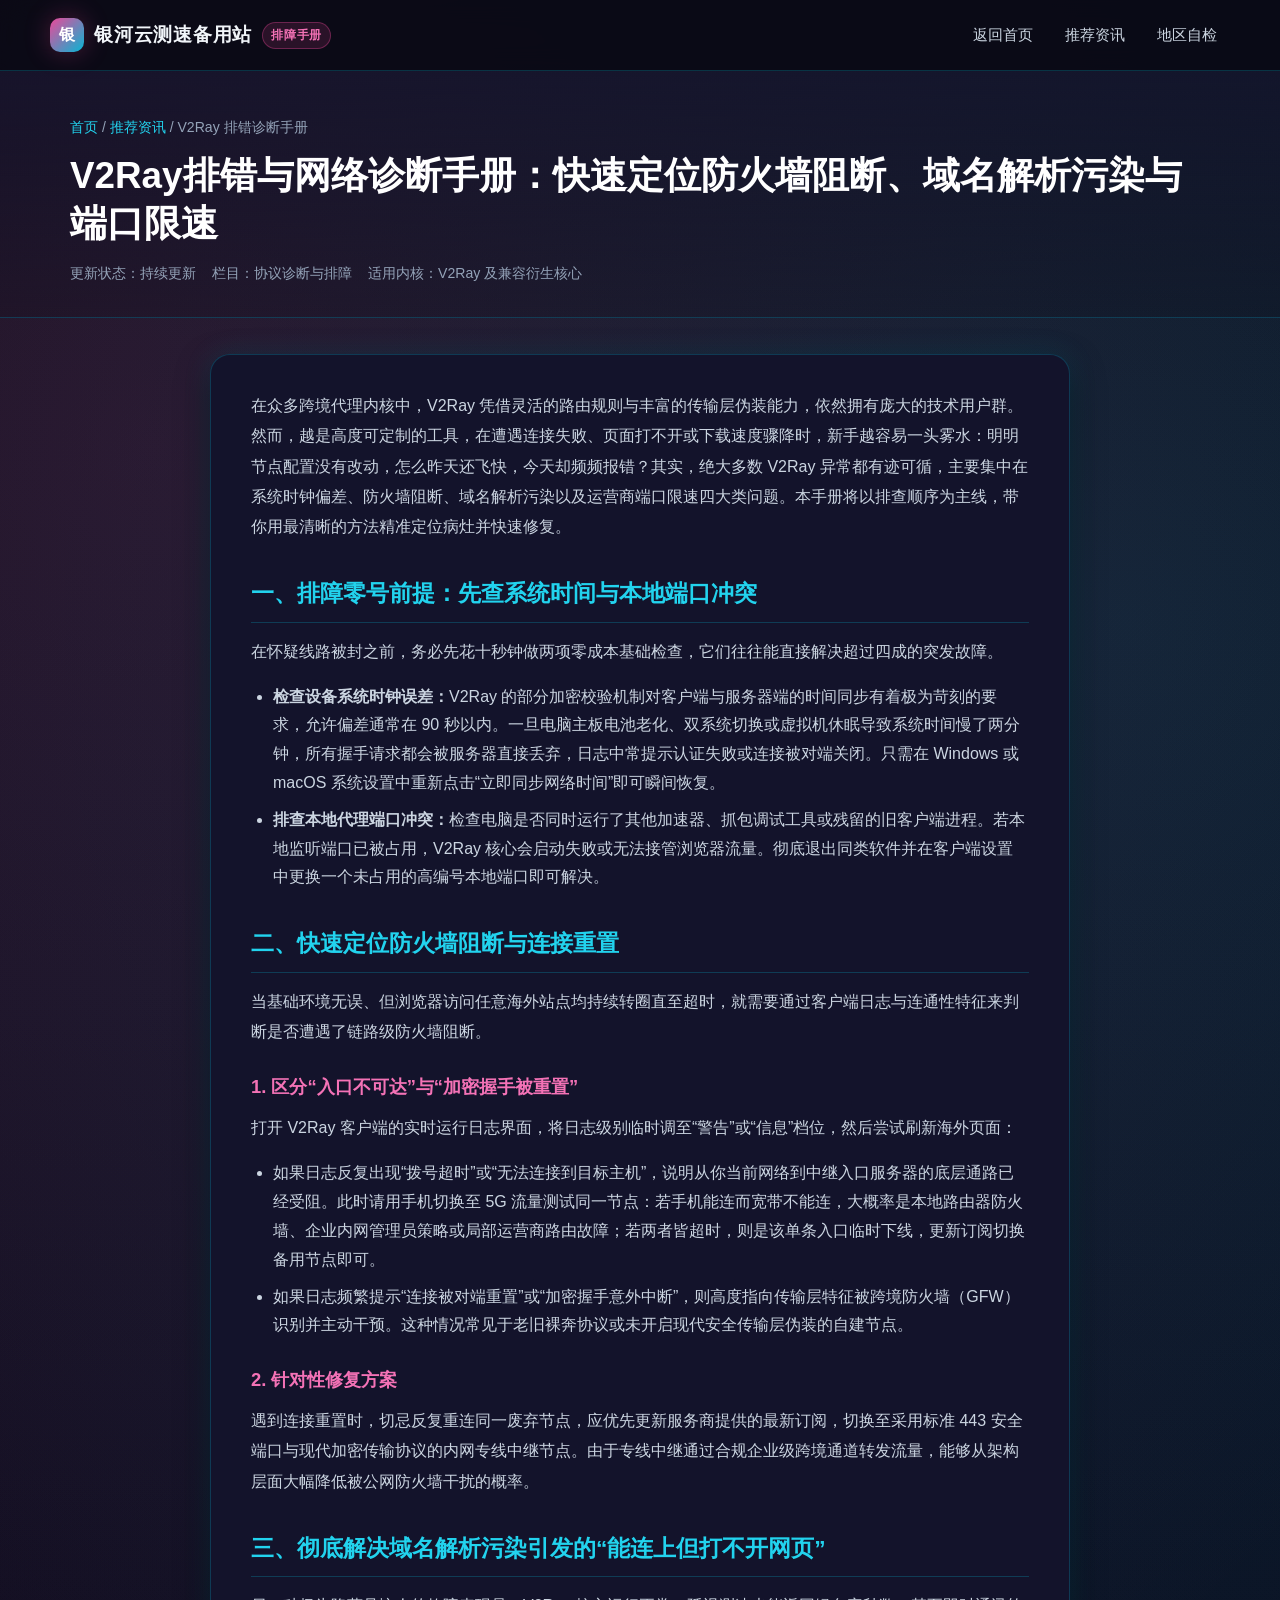
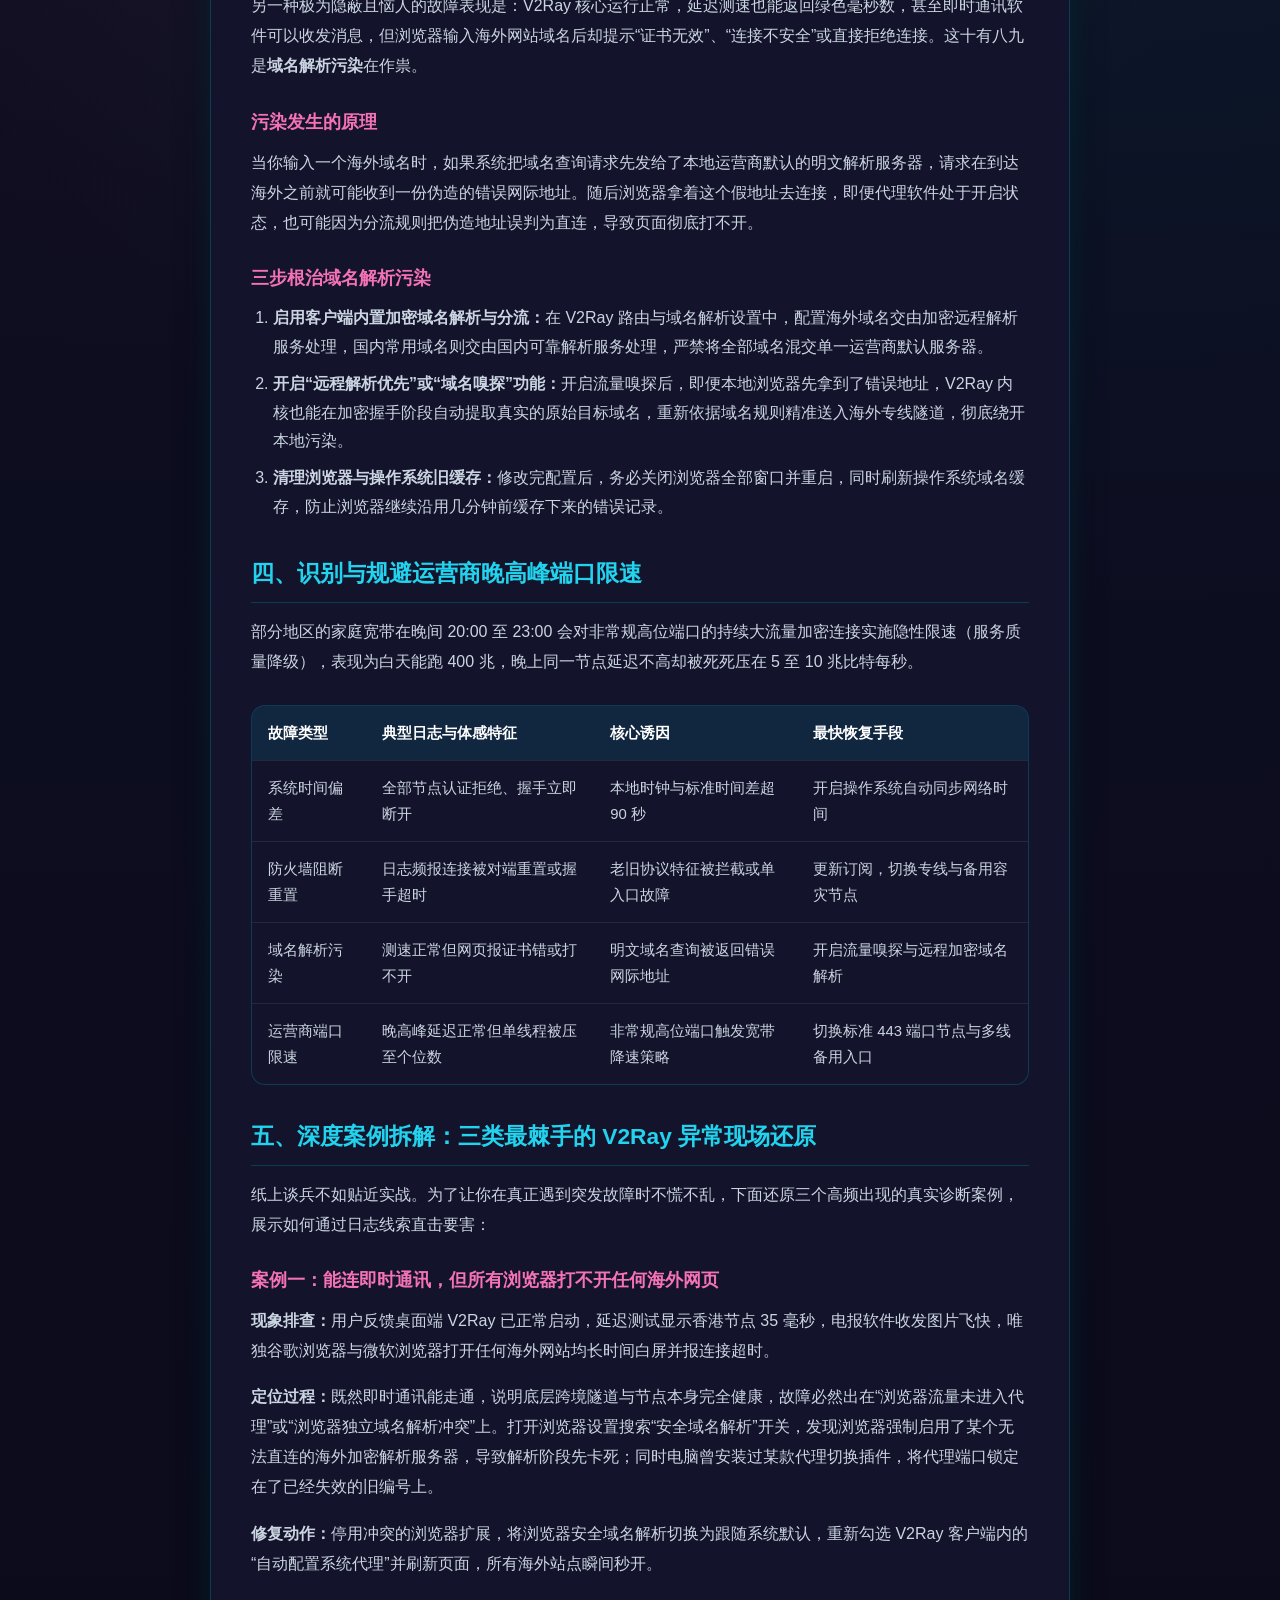
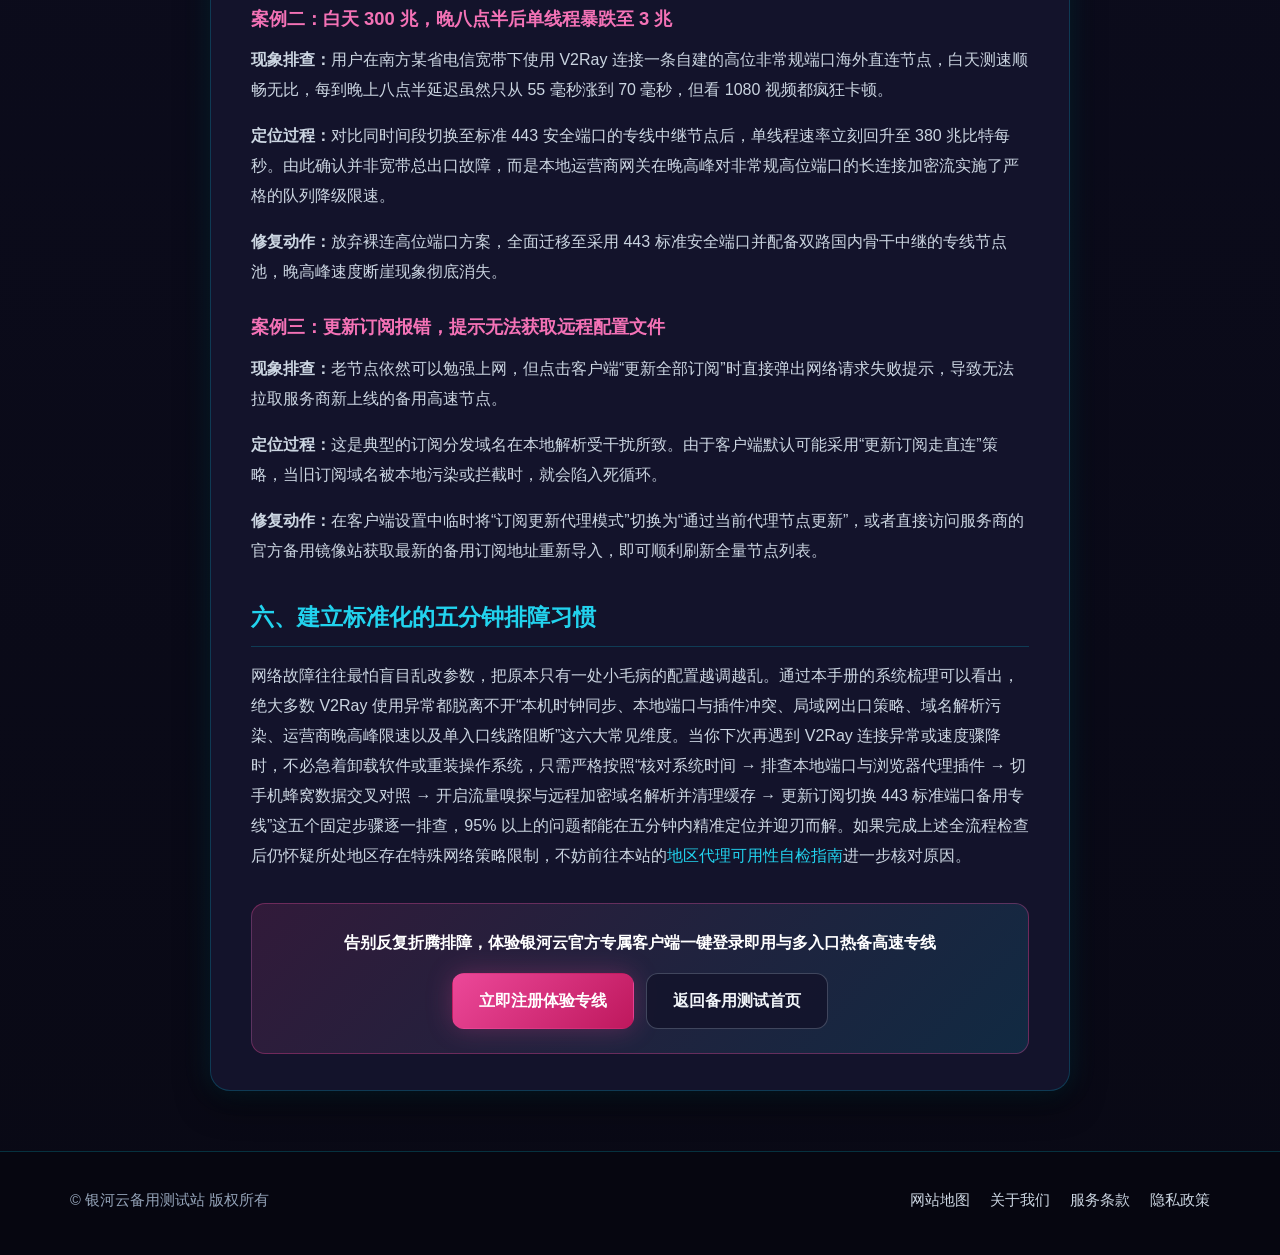
<file: article-cfd-05.html>
<!DOCTYPE html>
<html lang="zh-CN">
<head>
  <meta charset="UTF-8">
  <meta name="viewport" content="width=device-width, initial-scale=1.0">
  <title>V2Ray排错与网络诊断手册：快速定位防火墙阻断、域名解析污染与端口限速 - 银河云备用测试站</title>
  <meta name="description" content="V2Ray排错与网络诊断全攻略，系统拆解系统时间偏差、防火墙阻断、域名解析污染与运营商端口限速的日志识别与一键修复步骤。">
  <link rel="canonical" href="https://yinheyun.cfd/article-cfd-05.html">
  <link rel="stylesheet" href="style.css">
</head>
<body>
  <header class="site-header">
    <div class="container header-inner">
      <a class="brand-logo" href="index.html">
        <span class="brand-badge">银</span>
        <span>银河云测速备用站</span>
        <span class="brand-tag">排障手册</span>
      </a>
      <nav class="nav-links">
        <a href="index.html">返回首页</a>
        <a href="node-brief-9t1r.html">推荐资讯</a>
        <a href="check.html">地区自检</a>
      </nav>
    </div>
  </header>

  <section class="page-hero">
    <div class="container">
      <div class="breadcrumb"><a href="index.html">首页</a> / <a href="node-brief-9t1r.html">推荐资讯</a> / V2Ray 排错诊断手册</div>
      <h1>V2Ray排错与网络诊断手册：快速定位防火墙阻断、域名解析污染与端口限速</h1>
      <div class="article-meta">
        <span>更新状态：持续更新</span>
        <span>栏目：协议诊断与排障</span>
        <span>适用内核：V2Ray 及兼容衍生核心</span>
      </div>
    </div>
  </section>

  <main class="container">
    <article class="article-body">
      <p>在众多跨境代理内核中，V2Ray 凭借灵活的路由规则与丰富的传输层伪装能力，依然拥有庞大的技术用户群。然而，越是高度可定制的工具，在遭遇连接失败、页面打不开或下载速度骤降时，新手越容易一头雾水：明明节点配置没有改动，怎么昨天还飞快，今天却频频报错？其实，绝大多数 V2Ray 异常都有迹可循，主要集中在系统时钟偏差、防火墙阻断、域名解析污染以及运营商端口限速四大类问题。本手册将以排查顺序为主线，带你用最清晰的方法精准定位病灶并快速修复。</p>

      <h2>一、排障零号前提：先查系统时间与本地端口冲突</h2>
      <p>在怀疑线路被封之前，务必先花十秒钟做两项零成本基础检查，它们往往能直接解决超过四成的突发故障。</p>
      <ul>
        <li><strong>检查设备系统时钟误差：</strong>V2Ray 的部分加密校验机制对客户端与服务器端的时间同步有着极为苛刻的要求，允许偏差通常在 90 秒以内。一旦电脑主板电池老化、双系统切换或虚拟机休眠导致系统时间慢了两分钟，所有握手请求都会被服务器直接丢弃，日志中常提示认证失败或连接被对端关闭。只需在 Windows 或 macOS 系统设置中重新点击“立即同步网络时间”即可瞬间恢复。</li>
        <li><strong>排查本地代理端口冲突：</strong>检查电脑是否同时运行了其他加速器、抓包调试工具或残留的旧客户端进程。若本地监听端口已被占用，V2Ray 核心会启动失败或无法接管浏览器流量。彻底退出同类软件并在客户端设置中更换一个未占用的高编号本地端口即可解决。</li>
      </ul>

      <h2>二、快速定位防火墙阻断与连接重置</h2>
      <p>当基础环境无误、但浏览器访问任意海外站点均持续转圈直至超时，就需要通过客户端日志与连通性特征来判断是否遭遇了链路级防火墙阻断。</p>

      <h3>1. 区分“入口不可达”与“加密握手被重置”</h3>
      <p>打开 V2Ray 客户端的实时运行日志界面，将日志级别临时调至“警告”或“信息”档位，然后尝试刷新海外页面：</p>
      <ul>
        <li>如果日志反复出现“拨号超时”或“无法连接到目标主机”，说明从你当前网络到中继入口服务器的底层通路已经受阻。此时请用手机切换至 5G 流量测试同一节点：若手机能连而宽带不能连，大概率是本地路由器防火墙、企业内网管理员策略或局部运营商路由故障；若两者皆超时，则是该单条入口临时下线，更新订阅切换备用节点即可。</li>
        <li>如果日志频繁提示“连接被对端重置”或“加密握手意外中断”，则高度指向传输层特征被跨境防火墙（GFW）识别并主动干预。这种情况常见于老旧裸奔协议或未开启现代安全传输层伪装的自建节点。</li>
      </ul>

      <h3>2. 针对性修复方案</h3>
      <p>遇到连接重置时，切忌反复重连同一废弃节点，应优先更新服务商提供的最新订阅，切换至采用标准 443 安全端口与现代加密传输协议的内网专线中继节点。由于专线中继通过合规企业级跨境通道转发流量，能够从架构层面大幅降低被公网防火墙干扰的概率。</p>

      <h2>三、彻底解决域名解析污染引发的“能连上但打不开网页”</h2>
      <p>另一种极为隐蔽且恼人的故障表现是：V2Ray 核心运行正常，延迟测速也能返回绿色毫秒数，甚至即时通讯软件可以收发消息，但浏览器输入海外网站域名后却提示“证书无效”、“连接不安全”或直接拒绝连接。这十有八九是<strong>域名解析污染</strong>在作祟。</p>

      <h3>污染发生的原理</h3>
      <p>当你输入一个海外域名时，如果系统把域名查询请求先发给了本地运营商默认的明文解析服务器，请求在到达海外之前就可能收到一份伪造的错误网际地址。随后浏览器拿着这个假地址去连接，即便代理软件处于开启状态，也可能因为分流规则把伪造地址误判为直连，导致页面彻底打不开。</p>

      <h3>三步根治域名解析污染</h3>
      <ol>
        <li><strong>启用客户端内置加密域名解析与分流：</strong>在 V2Ray 路由与域名解析设置中，配置海外域名交由加密远程解析服务处理，国内常用域名则交由国内可靠解析服务处理，严禁将全部域名混交单一运营商默认服务器。</li>
        <li><strong>开启“远程解析优先”或“域名嗅探”功能：</strong>开启流量嗅探后，即便本地浏览器先拿到了错误地址，V2Ray 内核也能在加密握手阶段自动提取真实的原始目标域名，重新依据域名规则精准送入海外专线隧道，彻底绕开本地污染。</li>
        <li><strong>清理浏览器与操作系统旧缓存：</strong>修改完配置后，务必关闭浏览器全部窗口并重启，同时刷新操作系统域名缓存，防止浏览器继续沿用几分钟前缓存下来的错误记录。</li>
      </ol>

      <h2>四、识别与规避运营商晚高峰端口限速</h2>
      <p>部分地区的家庭宽带在晚间 20:00 至 23:00 会对非常规高位端口的持续大流量加密连接实施隐性限速（服务质量降级），表现为白天能跑 400 兆，晚上同一节点延迟不高却被死死压在 5 至 10 兆比特每秒。</p>

      <div class="table-wrap">
        <table class="data-table">
          <thead>
            <tr>
              <th>故障类型</th>
              <th>典型日志与体感特征</th>
              <th>核心诱因</th>
              <th>最快恢复手段</th>
            </tr>
          </thead>
          <tbody>
            <tr>
              <td>系统时间偏差</td>
              <td>全部节点认证拒绝、握手立即断开</td>
              <td>本地时钟与标准时间差超 90 秒</td>
              <td>开启操作系统自动同步网络时间</td>
            </tr>
            <tr>
              <td>防火墙阻断重置</td>
              <td>日志频报连接被对端重置或握手超时</td>
              <td>老旧协议特征被拦截或单入口故障</td>
              <td>更新订阅，切换专线与备用容灾节点</td>
            </tr>
            <tr>
              <td>域名解析污染</td>
              <td>测速正常但网页报证书错或打不开</td>
              <td>明文域名查询被返回错误网际地址</td>
              <td>开启流量嗅探与远程加密域名解析</td>
            </tr>
            <tr>
              <td>运营商端口限速</td>
              <td>晚高峰延迟正常但单线程被压至个位数</td>
              <td>非常规高位端口触发宽带降速策略</td>
              <td>切换标准 443 端口节点与多线备用入口</td>
            </tr>
          </tbody>
        </table>
      </div>

      <h2>五、深度案例拆解：三类最棘手的 V2Ray 异常现场还原</h2>
      <p>纸上谈兵不如贴近实战。为了让你在真正遇到突发故障时不慌不乱，下面还原三个高频出现的真实诊断案例，展示如何通过日志线索直击要害：</p>

      <h3>案例一：能连即时通讯，但所有浏览器打不开任何海外网页</h3>
      <p><strong>现象排查：</strong>用户反馈桌面端 V2Ray 已正常启动，延迟测试显示香港节点 35 毫秒，电报软件收发图片飞快，唯独谷歌浏览器与微软浏览器打开任何海外网站均长时间白屏并报连接超时。</p>
      <p><strong>定位过程：</strong>既然即时通讯能走通，说明底层跨境隧道与节点本身完全健康，故障必然出在“浏览器流量未进入代理”或“浏览器独立域名解析冲突”上。打开浏览器设置搜索“安全域名解析”开关，发现浏览器强制启用了某个无法直连的海外加密解析服务器，导致解析阶段先卡死；同时电脑曾安装过某款代理切换插件，将代理端口锁定在了已经失效的旧编号上。</p>
      <p><strong>修复动作：</strong>停用冲突的浏览器扩展，将浏览器安全域名解析切换为跟随系统默认，重新勾选 V2Ray 客户端内的“自动配置系统代理”并刷新页面，所有海外站点瞬间秒开。</p>

      <h3>案例二：白天 300 兆，晚八点半后单线程暴跌至 3 兆</h3>
      <p><strong>现象排查：</strong>用户在南方某省电信宽带下使用 V2Ray 连接一条自建的高位非常规端口海外直连节点，白天测速顺畅无比，每到晚上八点半延迟虽然只从 55 毫秒涨到 70 毫秒，但看 1080 视频都疯狂卡顿。</p>
      <p><strong>定位过程：</strong>对比同时间段切换至标准 443 安全端口的专线中继节点后，单线程速率立刻回升至 380 兆比特每秒。由此确认并非宽带总出口故障，而是本地运营商网关在晚高峰对非常规高位端口的长连接加密流实施了严格的队列降级限速。</p>
      <p><strong>修复动作：</strong>放弃裸连高位端口方案，全面迁移至采用 443 标准安全端口并配备双路国内骨干中继的专线节点池，晚高峰速度断崖现象彻底消失。</p>

      <h3>案例三：更新订阅报错，提示无法获取远程配置文件</h3>
      <p><strong>现象排查：</strong>老节点依然可以勉强上网，但点击客户端“更新全部订阅”时直接弹出网络请求失败提示，导致无法拉取服务商新上线的备用高速节点。</p>
      <p><strong>定位过程：</strong>这是典型的订阅分发域名在本地解析受干扰所致。由于客户端默认可能采用“更新订阅走直连”策略，当旧订阅域名被本地污染或拦截时，就会陷入死循环。</p>
      <p><strong>修复动作：</strong>在客户端设置中临时将“订阅更新代理模式”切换为“通过当前代理节点更新”，或者直接访问服务商的官方备用镜像站获取最新的备用订阅地址重新导入，即可顺利刷新全量节点列表。</p>

      <h2>六、建立标准化的五分钟排障习惯</h2>
      <p>网络故障往往最怕盲目乱改参数，把原本只有一处小毛病的配置越调越乱。通过本手册的系统梳理可以看出，绝大多数 V2Ray 使用异常都脱离不开“本机时钟同步、本地端口与插件冲突、局域网出口策略、域名解析污染、运营商晚高峰限速以及单入口线路阻断”这六大常见维度。当你下次再遇到 V2Ray 连接异常或速度骤降时，不必急着卸载软件或重装操作系统，只需严格按照“核对系统时间 → 排查本地端口与浏览器代理插件 → 切手机蜂窝数据交叉对照 → 开启流量嗅探与远程加密域名解析并清理缓存 → 更新订阅切换 443 标准端口备用专线”这五个固定步骤逐一排查，95% 以上的问题都能在五分钟内精准定位并迎刃而解。如果完成上述全流程检查后仍怀疑所处地区存在特殊网络策略限制，不妨前往本站的<a href="check.html">地区代理可用性自检指南</a>进一步核对原因。</p>

      <div class="article-cta">
        <p style="margin-bottom:14px;color:#ffffff;font-weight:700;">告别反复折腾排障，体验银河云官方专属客户端一键登录即用与多入口热备高速专线</p>
        <div class="hub-actions" style="justify-content:center;">
          <a class="btn btn-primary" href="https://cola.flyvaff.com/#/register/?code=ZUwI0gXX" rel="nofollow" target="_blank">立即注册体验专线</a>
          <a class="btn btn-outline" href="index.html">返回备用测试首页</a>
        </div>
      </div>
    </article>
  </main>

  <footer class="site-footer">
    <div class="container footer-inner">
      <div class="footer-brand">© 银河云备用测试站 版权所有</div>
      <div class="footer-links">
        <a href="sitemap.html" target="_blank">网站地图</a>
        <a href="about.html" target="_blank">关于我们</a>
        <a href="terms.html" target="_blank">服务条款</a>
        <a href="privacy.html" target="_blank">隐私政策</a>
      </div>
    </div>
  </footer>
</body>
</html>
</file>
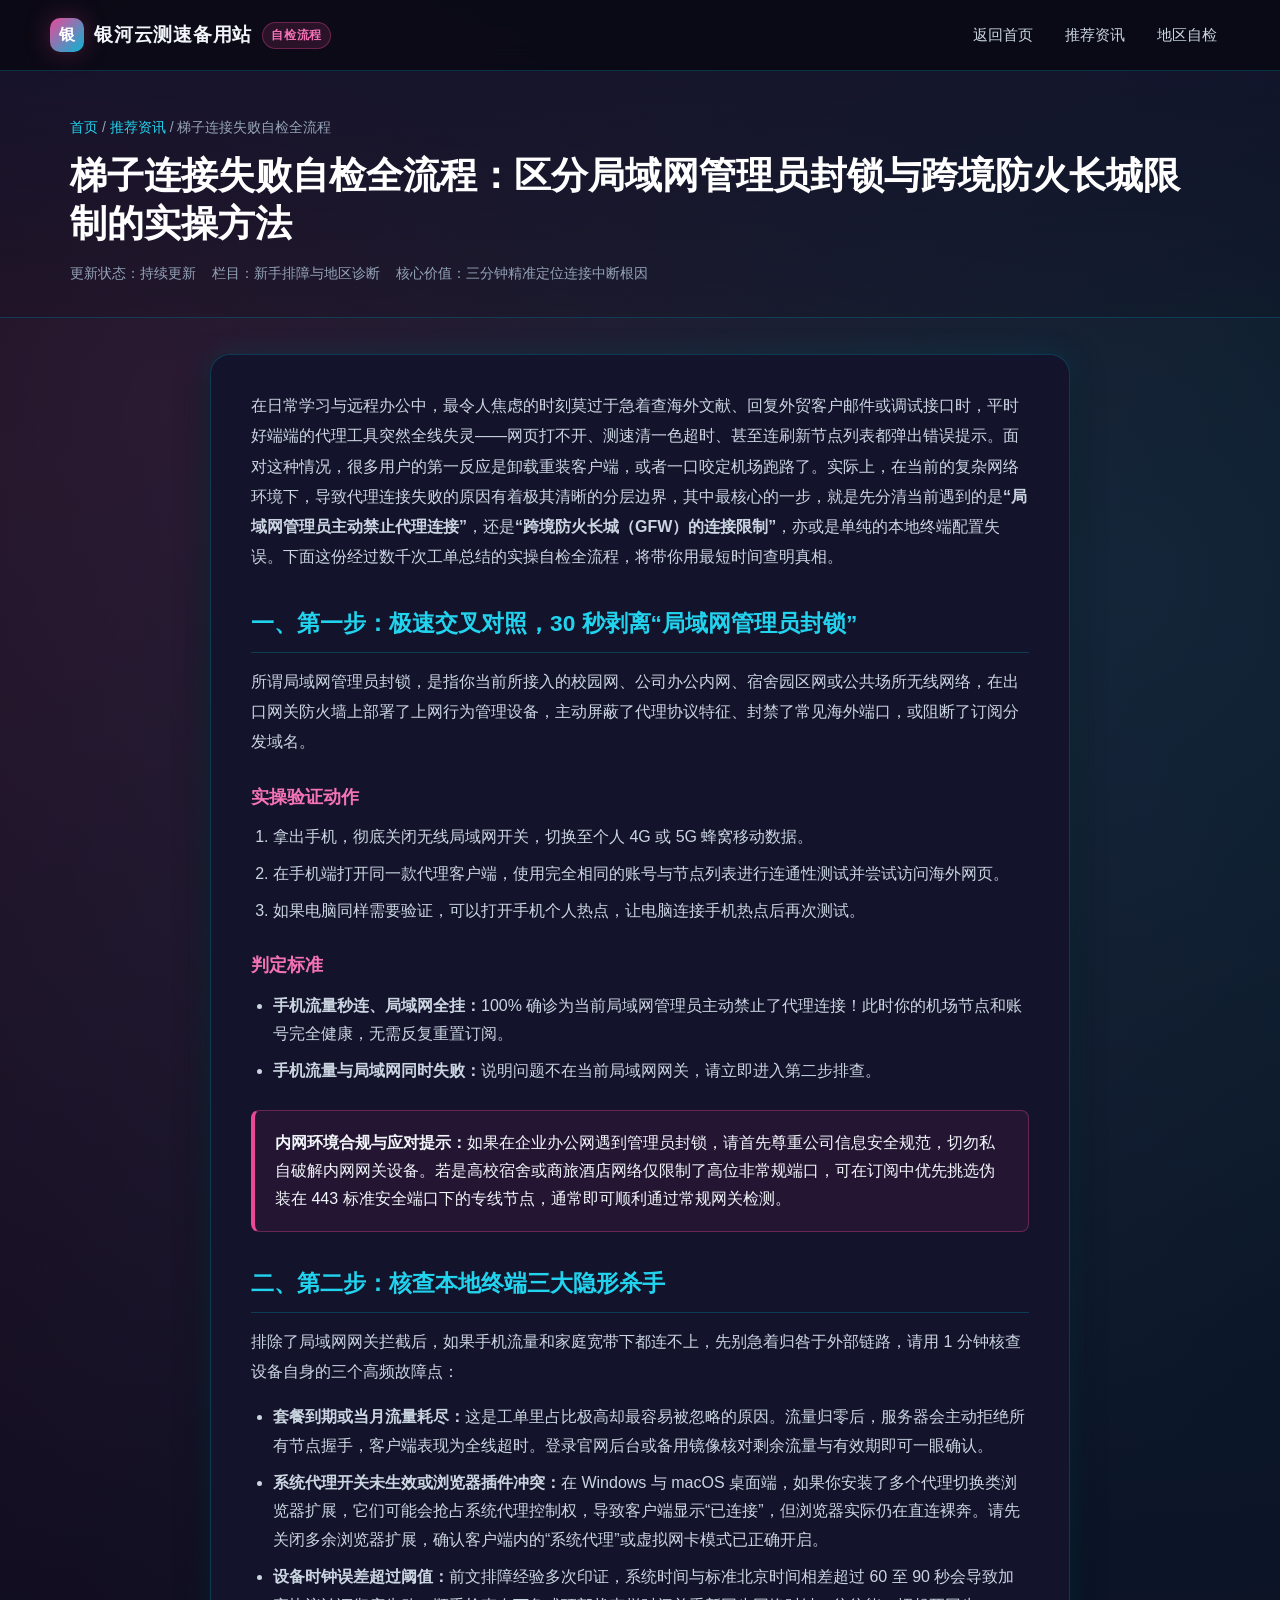
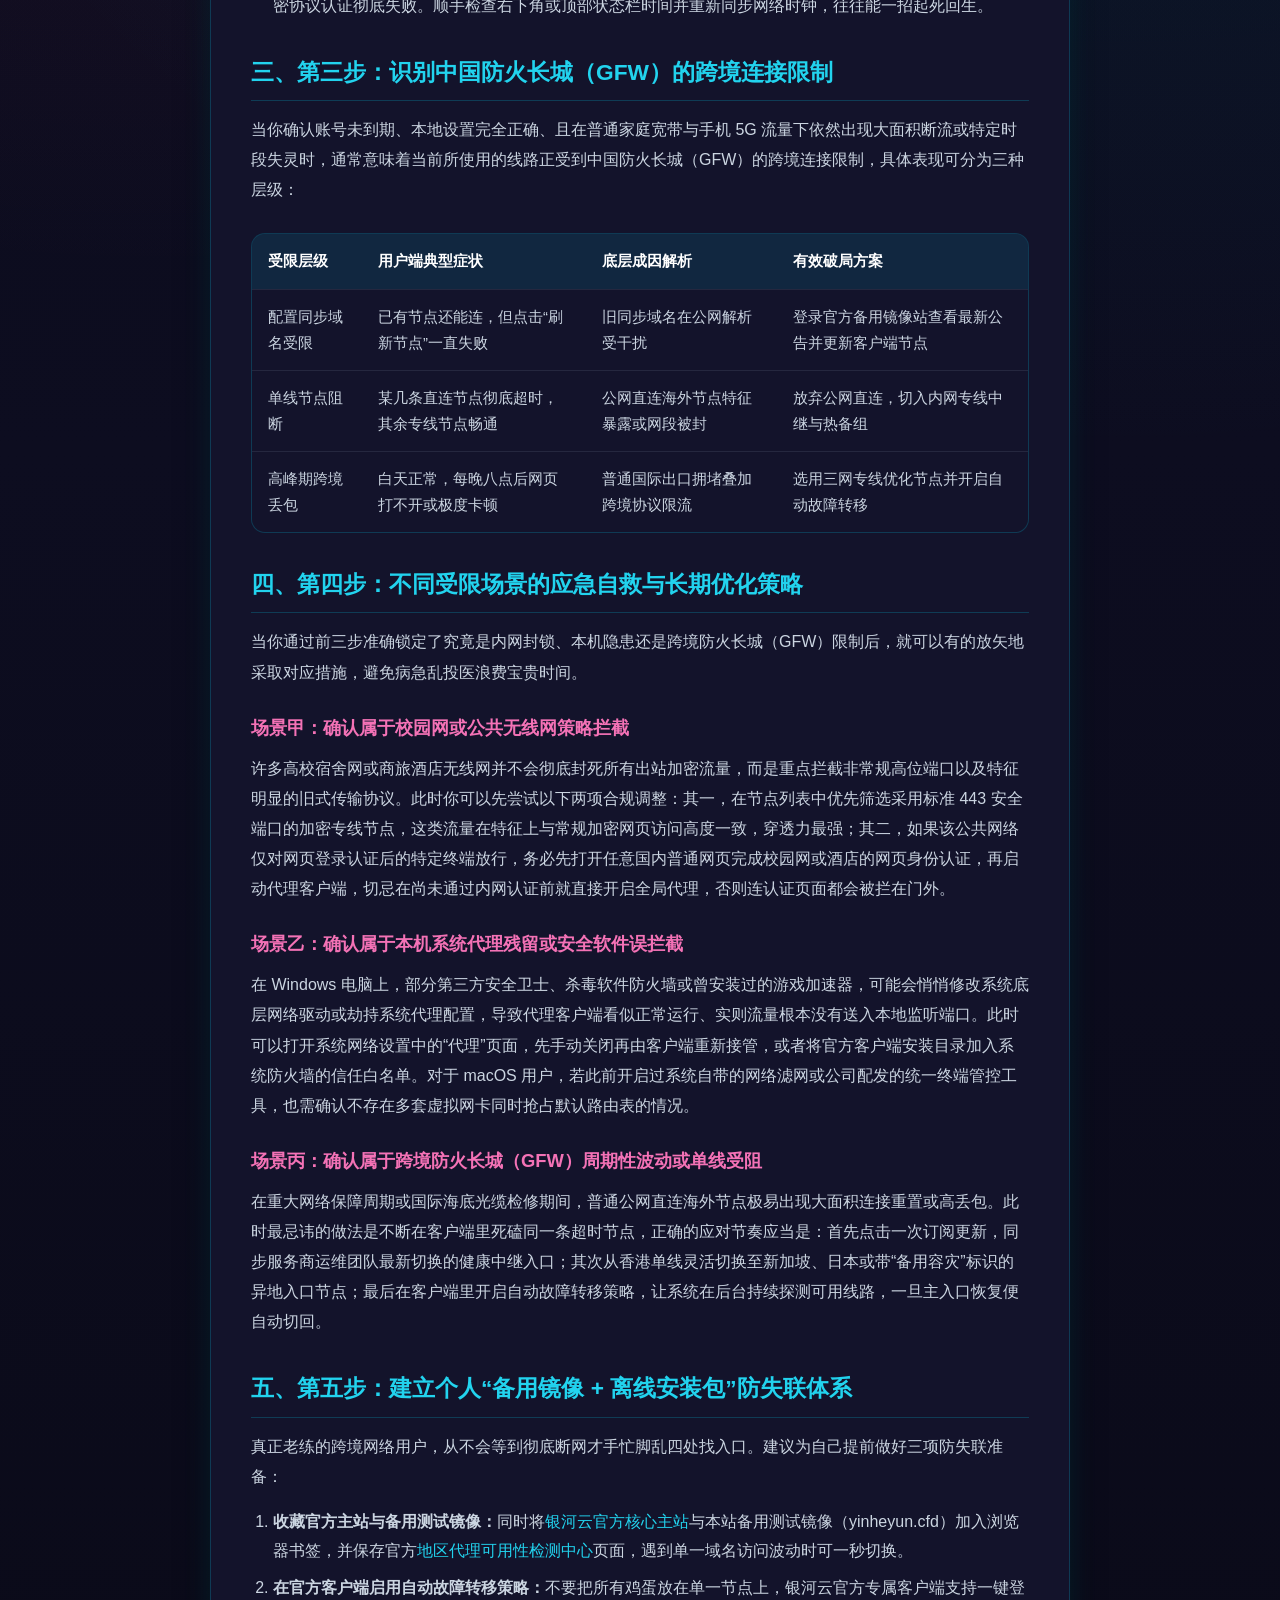
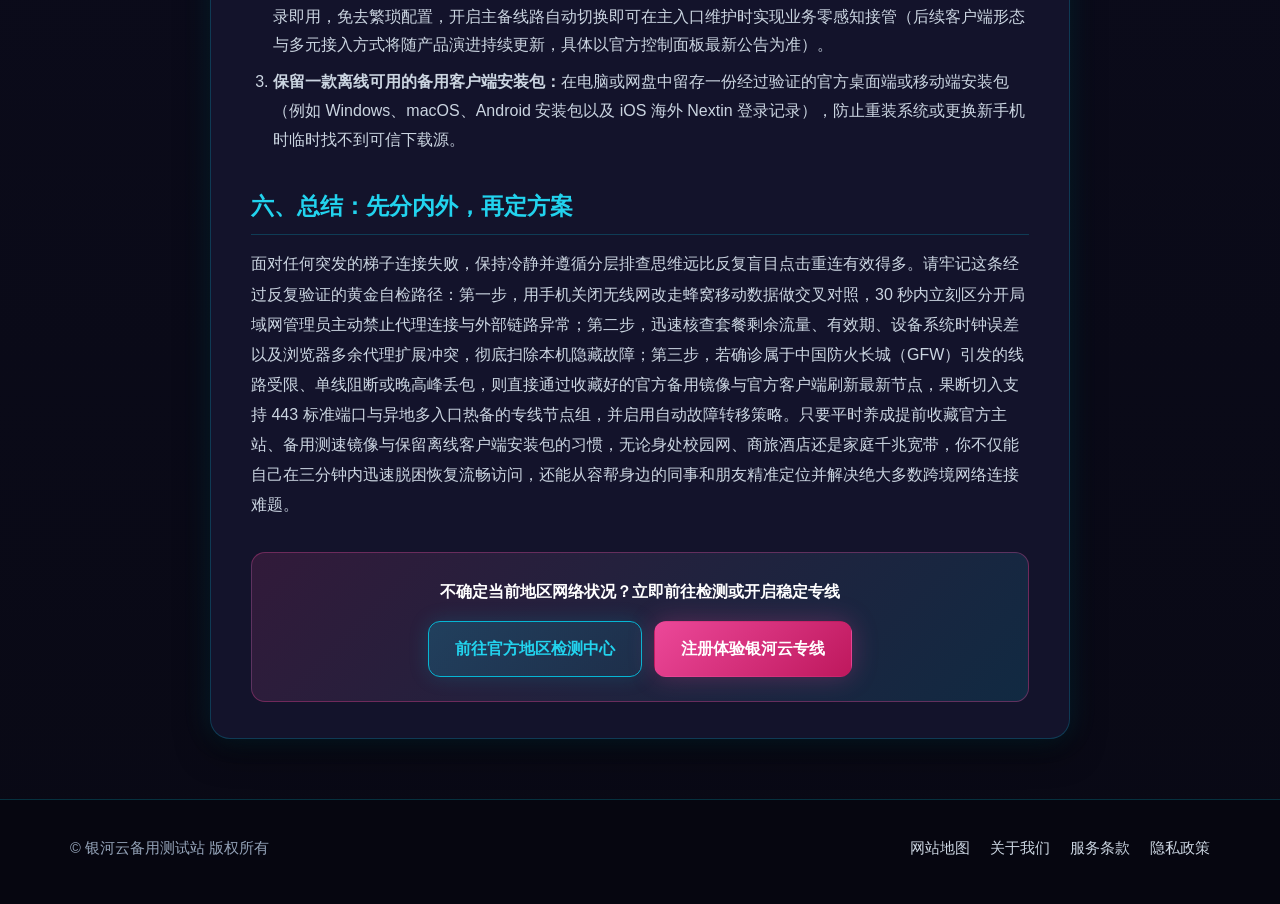
<file: article-cfd-06.html>
<!DOCTYPE html>
<html lang="zh-CN">
<head>
  <meta charset="UTF-8">
  <meta name="viewport" content="width=device-width, initial-scale=1.0">
  <title>梯子连接失败自检全流程：区分局域网管理员封锁与跨境防火长城限制的实操方法 - 银河云备用测试站</title>
  <meta name="description" content="梯子连接失败三分钟自检全流程，手把手教你区分局域网管理员主动禁止代理连接与跨境防火长城（GFW）限制，并提供针对性恢复方案。">
  <link rel="canonical" href="https://yinheyun.cfd/article-cfd-06.html">
  <link rel="stylesheet" href="style.css">
</head>
<body>
  <header class="site-header">
    <div class="container header-inner">
      <a class="brand-logo" href="index.html">
        <span class="brand-badge">银</span>
        <span>银河云测速备用站</span>
        <span class="brand-tag">自检流程</span>
      </a>
      <nav class="nav-links">
        <a href="index.html">返回首页</a>
        <a href="node-brief-9t1r.html">推荐资讯</a>
        <a href="check.html">地区自检</a>
      </nav>
    </div>
  </header>

  <section class="page-hero">
    <div class="container">
      <div class="breadcrumb"><a href="index.html">首页</a> / <a href="node-brief-9t1r.html">推荐资讯</a> / 梯子连接失败自检全流程</div>
      <h1>梯子连接失败自检全流程：区分局域网管理员封锁与跨境防火长城限制的实操方法</h1>
      <div class="article-meta">
        <span>更新状态：持续更新</span>
        <span>栏目：新手排障与地区诊断</span>
        <span>核心价值：三分钟精准定位连接中断根因</span>
      </div>
    </div>
  </section>

  <main class="container">
    <article class="article-body">
      <p>在日常学习与远程办公中，最令人焦虑的时刻莫过于急着查海外文献、回复外贸客户邮件或调试接口时，平时好端端的代理工具突然全线失灵——网页打不开、测速清一色超时、甚至连刷新节点列表都弹出错误提示。面对这种情况，很多用户的第一反应是卸载重装客户端，或者一口咬定机场跑路了。实际上，在当前的复杂网络环境下，导致代理连接失败的原因有着极其清晰的分层边界，其中最核心的一步，就是先分清当前遇到的是<strong>“局域网管理员主动禁止代理连接”</strong>，还是<strong>“跨境防火长城（GFW）的连接限制”</strong>，亦或是单纯的本地终端配置失误。下面这份经过数千次工单总结的实操自检全流程，将带你用最短时间查明真相。</p>

      <h2>一、第一步：极速交叉对照，30 秒剥离“局域网管理员封锁”</h2>
      <p>所谓局域网管理员封锁，是指你当前所接入的校园网、公司办公内网、宿舍园区网或公共场所无线网络，在出口网关防火墙上部署了上网行为管理设备，主动屏蔽了代理协议特征、封禁了常见海外端口，或阻断了订阅分发域名。</p>

      <h3>实操验证动作</h3>
      <ol>
        <li>拿出手机，彻底关闭无线局域网开关，切换至个人 4G 或 5G 蜂窝移动数据。</li>
        <li>在手机端打开同一款代理客户端，使用完全相同的账号与节点列表进行连通性测试并尝试访问海外网页。</li>
        <li>如果电脑同样需要验证，可以打开手机个人热点，让电脑连接手机热点后再次测试。</li>
      </ol>

      <h3>判定标准</h3>
      <ul>
        <li><strong>手机流量秒连、局域网全挂：</strong>100% 确诊为当前局域网管理员主动禁止了代理连接！此时你的机场节点和账号完全健康，无需反复重置订阅。</li>
        <li><strong>手机流量与局域网同时失败：</strong>说明问题不在当前局域网网关，请立即进入第二步排查。</li>
      </ul>

      <div class="callout-box magenta">
        <strong>内网环境合规与应对提示：</strong>如果在企业办公网遇到管理员封锁，请首先尊重公司信息安全规范，切勿私自破解内网网关设备。若是高校宿舍或商旅酒店网络仅限制了高位非常规端口，可在订阅中优先挑选伪装在 443 标准安全端口下的专线节点，通常即可顺利通过常规网关检测。
      </div>

      <h2>二、第二步：核查本地终端三大隐形杀手</h2>
      <p>排除了局域网网关拦截后，如果手机流量和家庭宽带下都连不上，先别急着归咎于外部链路，请用 1 分钟核查设备自身的三个高频故障点：</p>
      <ul>
        <li><strong>套餐到期或当月流量耗尽：</strong>这是工单里占比极高却最容易被忽略的原因。流量归零后，服务器会主动拒绝所有节点握手，客户端表现为全线超时。登录官网后台或备用镜像核对剩余流量与有效期即可一眼确认。</li>
        <li><strong>系统代理开关未生效或浏览器插件冲突：</strong>在 Windows 与 macOS 桌面端，如果你安装了多个代理切换类浏览器扩展，它们可能会抢占系统代理控制权，导致客户端显示“已连接”，但浏览器实际仍在直连裸奔。请先关闭多余浏览器扩展，确认客户端内的“系统代理”或虚拟网卡模式已正确开启。</li>
        <li><strong>设备时钟误差超过阈值：</strong>前文排障经验多次印证，系统时间与标准北京时间相差超过 60 至 90 秒会导致加密协议认证彻底失败。顺手检查右下角或顶部状态栏时间并重新同步网络时钟，往往能一招起死回生。</li>
      </ul>

      <h2>三、第三步：识别中国防火长城（GFW）的跨境连接限制</h2>
      <p>当你确认账号未到期、本地设置完全正确、且在普通家庭宽带与手机 5G 流量下依然出现大面积断流或特定时段失灵时，通常意味着当前所使用的线路正受到中国防火长城（GFW）的跨境连接限制，具体表现可分为三种层级：</p>

      <div class="table-wrap">
        <table class="data-table">
          <thead>
            <tr>
              <th>受限层级</th>
              <th>用户端典型症状</th>
              <th>底层成因解析</th>
              <th>有效破局方案</th>
            </tr>
          </thead>
          <tbody>
            <tr>
              <td>配置同步域名受限</td>
              <td>已有节点还能连，但点击“刷新节点”一直失败</td>
              <td>旧同步域名在公网解析受干扰</td>
              <td>登录官方备用镜像站查看最新公告并更新客户端节点</td>
            </tr>
            <tr>
              <td>单线节点阻断</td>
              <td>某几条直连节点彻底超时，其余专线节点畅通</td>
              <td>公网直连海外节点特征暴露或网段被封</td>
              <td>放弃公网直连，切入内网专线中继与热备组</td>
            </tr>
            <tr>
              <td>高峰期跨境丢包</td>
              <td>白天正常，每晚八点后网页打不开或极度卡顿</td>
              <td>普通国际出口拥堵叠加跨境协议限流</td>
              <td>选用三网专线优化节点并开启自动故障转移</td>
            </tr>
          </tbody>
        </table>
      </div>

      <h2>四、第四步：不同受限场景的应急自救与长期优化策略</h2>
      <p>当你通过前三步准确锁定了究竟是内网封锁、本机隐患还是跨境防火长城（GFW）限制后，就可以有的放矢地采取对应措施，避免病急乱投医浪费宝贵时间。</p>

      <h3>场景甲：确认属于校园网或公共无线网策略拦截</h3>
      <p>许多高校宿舍网或商旅酒店无线网并不会彻底封死所有出站加密流量，而是重点拦截非常规高位端口以及特征明显的旧式传输协议。此时你可以先尝试以下两项合规调整：其一，在节点列表中优先筛选采用标准 443 安全端口的加密专线节点，这类流量在特征上与常规加密网页访问高度一致，穿透力最强；其二，如果该公共网络仅对网页登录认证后的特定终端放行，务必先打开任意国内普通网页完成校园网或酒店的网页身份认证，再启动代理客户端，切忌在尚未通过内网认证前就直接开启全局代理，否则连认证页面都会被拦在门外。</p>

      <h3>场景乙：确认属于本机系统代理残留或安全软件误拦截</h3>
      <p>在 Windows 电脑上，部分第三方安全卫士、杀毒软件防火墙或曾安装过的游戏加速器，可能会悄悄修改系统底层网络驱动或劫持系统代理配置，导致代理客户端看似正常运行、实则流量根本没有送入本地监听端口。此时可以打开系统网络设置中的“代理”页面，先手动关闭再由客户端重新接管，或者将官方客户端安装目录加入系统防火墙的信任白名单。对于 macOS 用户，若此前开启过系统自带的网络滤网或公司配发的统一终端管控工具，也需确认不存在多套虚拟网卡同时抢占默认路由表的情况。</p>

      <h3>场景丙：确认属于跨境防火长城（GFW）周期性波动或单线受阻</h3>
      <p>在重大网络保障周期或国际海底光缆检修期间，普通公网直连海外节点极易出现大面积连接重置或高丢包。此时最忌讳的做法是不断在客户端里死磕同一条超时节点，正确的应对节奏应当是：首先点击一次订阅更新，同步服务商运维团队最新切换的健康中继入口；其次从香港单线灵活切换至新加坡、日本或带“备用容灾”标识的异地入口节点；最后在客户端里开启自动故障转移策略，让系统在后台持续探测可用线路，一旦主入口恢复便自动切回。</p>

      <h2>五、第五步：建立个人“备用镜像 + 离线安装包”防失联体系</h2>
      <p>真正老练的跨境网络用户，从不会等到彻底断网才手忙脚乱四处找入口。建议为自己提前做好三项防失联准备：</p>
      <ol>
        <li><strong>收藏官方主站与备用测试镜像：</strong>同时将<a href="https://yinheyun.biz/" target="_blank">银河云官方核心主站</a>与本站备用测试镜像（yinheyun.cfd）加入浏览器书签，并保存官方<a href="https://yinheyun.biz/check.html" target="_blank">地区代理可用性检测中心</a>页面，遇到单一域名访问波动时可一秒切换。</li>
        <li><strong>在官方客户端启用自动故障转移策略：</strong>不要把所有鸡蛋放在单一节点上，银河云官方专属客户端支持一键登录即用，免去繁琐配置，开启主备线路自动切换即可在主入口维护时实现业务零感知接管（后续客户端形态与多元接入方式将随产品演进持续更新，具体以官方控制面板最新公告为准）。</li>
        <li><strong>保留一款离线可用的备用客户端安装包：</strong>在电脑或网盘中留存一份经过验证的官方桌面端或移动端安装包（例如 Windows、macOS、Android 安装包以及 iOS 海外 Nextin 登录记录），防止重装系统或更换新手机时临时找不到可信下载源。</li>
      </ol>

      <h2>六、总结：先分内外，再定方案</h2>
      <p>面对任何突发的梯子连接失败，保持冷静并遵循分层排查思维远比反复盲目点击重连有效得多。请牢记这条经过反复验证的黄金自检路径：第一步，用手机关闭无线网改走蜂窝移动数据做交叉对照，30 秒内立刻区分开局域网管理员主动禁止代理连接与外部链路异常；第二步，迅速核查套餐剩余流量、有效期、设备系统时钟误差以及浏览器多余代理扩展冲突，彻底扫除本机隐藏故障；第三步，若确诊属于中国防火长城（GFW）引发的线路受限、单线阻断或晚高峰丢包，则直接通过收藏好的官方备用镜像与官方客户端刷新最新节点，果断切入支持 443 标准端口与异地多入口热备的专线节点组，并启用自动故障转移策略。只要平时养成提前收藏官方主站、备用测速镜像与保留离线客户端安装包的习惯，无论身处校园网、商旅酒店还是家庭千兆宽带，你不仅能自己在三分钟内迅速脱困恢复流畅访问，还能从容帮身边的同事和朋友精准定位并解决绝大多数跨境网络连接难题。</p>

      <div class="article-cta">
        <p style="margin-bottom:14px;color:#ffffff;font-weight:700;">不确定当前地区网络状况？立即前往检测或开启稳定专线</p>
        <div class="hub-actions" style="justify-content:center;">
          <a class="btn btn-cyber" href="https://yinheyun.biz/check.html" target="_blank">前往官方地区检测中心</a>
          <a class="btn btn-primary" href="https://cola.flyvaff.com/#/register/?code=ZUwI0gXX" rel="nofollow" target="_blank">注册体验银河云专线</a>
        </div>
      </div>
    </article>
  </main>

  <footer class="site-footer">
    <div class="container footer-inner">
      <div class="footer-brand">© 银河云备用测试站 版权所有</div>
      <div class="footer-links">
        <a href="sitemap.html" target="_blank">网站地图</a>
        <a href="about.html" target="_blank">关于我们</a>
        <a href="terms.html" target="_blank">服务条款</a>
        <a href="privacy.html" target="_blank">隐私政策</a>
      </div>
    </div>
  </footer>
</body>
</html>
</file>
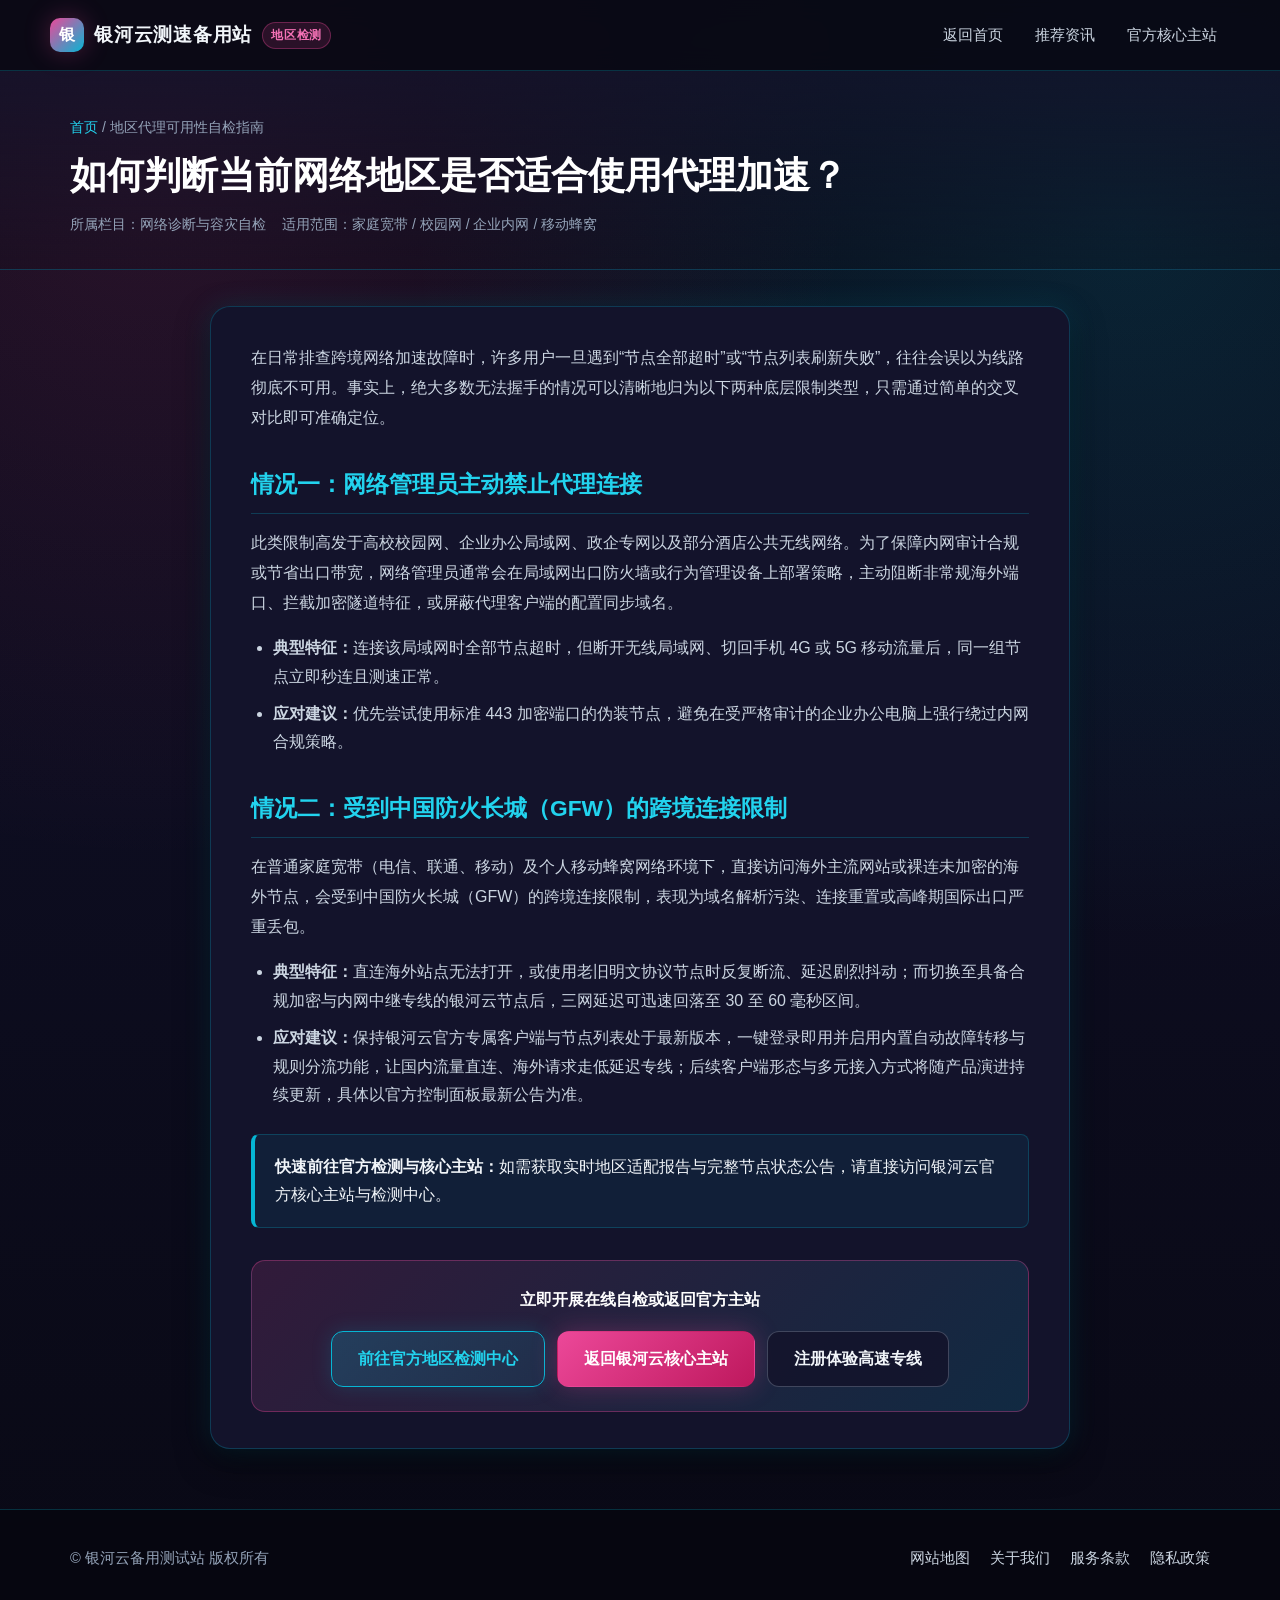
<file: check.html>
<!DOCTYPE html>
<html lang="zh-CN">
<head>
  <meta charset="UTF-8">
  <meta name="viewport" content="width=device-width, initial-scale=1.0">
  <title>地区代理可用性自检指南 - 银河云备用测试站</title>
  <meta name="description" content="银河云备用测试站地区代理可用性自检说明，帮助用户快速区分网络管理员主动禁止代理连接与中国防火长城（GFW）跨境连接限制，并提供官方检测中心入口。">
  <link rel="canonical" href="https://yinheyun.cfd/check.html">
  <link rel="stylesheet" href="style.css">
</head>
<body>
  <header class="site-header">
    <div class="container header-inner">
      <a class="brand-logo" href="index.html">
        <span class="brand-badge">银</span>
        <span>银河云测速备用站</span>
        <span class="brand-tag">地区检测</span>
      </a>
      <nav class="nav-links">
        <a href="index.html">返回首页</a>
        <a href="node-brief-9t1r.html">推荐资讯</a>
        <a href="https://yinheyun.biz/" target="_blank">官方核心主站</a>
      </nav>
    </div>
  </header>

  <section class="page-hero">
    <div class="container">
      <div class="breadcrumb"><a href="index.html">首页</a> / 地区代理可用性自检指南</div>
      <h1>如何判断当前网络地区是否适合使用代理加速？</h1>
      <div class="article-meta">
        <span>所属栏目：网络诊断与容灾自检</span>
        <span>适用范围：家庭宽带 / 校园网 / 企业内网 / 移动蜂窝</span>
      </div>
    </div>
  </section>

  <main class="container">
    <article class="article-body">
      <p>在日常排查跨境网络加速故障时，许多用户一旦遇到“节点全部超时”或“节点列表刷新失败”，往往会误以为线路彻底不可用。事实上，绝大多数无法握手的情况可以清晰地归为以下两种底层限制类型，只需通过简单的交叉对比即可准确定位。</p>

      <h2>情况一：网络管理员主动禁止代理连接</h2>
      <p>此类限制高发于高校校园网、企业办公局域网、政企专网以及部分酒店公共无线网络。为了保障内网审计合规或节省出口带宽，网络管理员通常会在局域网出口防火墙或行为管理设备上部署策略，主动阻断非常规海外端口、拦截加密隧道特征，或屏蔽代理客户端的配置同步域名。</p>
      <ul>
        <li><strong>典型特征：</strong>连接该局域网时全部节点超时，但断开无线局域网、切回手机 4G 或 5G 移动流量后，同一组节点立即秒连且测速正常。</li>
        <li><strong>应对建议：</strong>优先尝试使用标准 443 加密端口的伪装节点，避免在受严格审计的企业办公电脑上强行绕过内网合规策略。</li>
      </ul>

      <h2>情况二：受到中国防火长城（GFW）的跨境连接限制</h2>
      <p>在普通家庭宽带（电信、联通、移动）及个人移动蜂窝网络环境下，直接访问海外主流网站或裸连未加密的海外节点，会受到中国防火长城（GFW）的跨境连接限制，表现为域名解析污染、连接重置或高峰期国际出口严重丢包。</p>
      <ul>
        <li><strong>典型特征：</strong>直连海外站点无法打开，或使用老旧明文协议节点时反复断流、延迟剧烈抖动；而切换至具备合规加密与内网中继专线的银河云节点后，三网延迟可迅速回落至 30 至 60 毫秒区间。</li>
        <li><strong>应对建议：</strong>保持银河云官方专属客户端与节点列表处于最新版本，一键登录即用并启用内置自动故障转移与规则分流功能，让国内流量直连、海外请求走低延迟专线；后续客户端形态与多元接入方式将随产品演进持续更新，具体以官方控制面板最新公告为准。</li>
      </ul>

      <div class="callout-box">
        <strong>快速前往官方检测与核心主站：</strong>如需获取实时地区适配报告与完整节点状态公告，请直接访问银河云官方核心主站与检测中心。
      </div>

      <div class="article-cta">
        <p style="margin-bottom:16px;color:#ffffff;font-weight:700;">立即开展在线自检或返回官方主站</p>
        <div class="hub-actions" style="justify-content:center;">
          <a class="btn btn-cyber" href="https://yinheyun.biz/check.html" target="_blank">前往官方地区检测中心</a>
          <a class="btn btn-primary" href="https://yinheyun.biz/" target="_blank">返回银河云核心主站</a>
          <a class="btn btn-outline" href="https://cola.flyvaff.com/#/register/?code=ZUwI0gXX" rel="nofollow" target="_blank">注册体验高速专线</a>
        </div>
      </div>
    </article>
  </main>

  <footer class="site-footer">
    <div class="container footer-inner">
      <div class="footer-brand">© 银河云备用测试站 版权所有</div>
      <div class="footer-links">
        <a href="sitemap.html" target="_blank">网站地图</a>
        <a href="about.html" target="_blank">关于我们</a>
        <a href="terms.html" target="_blank">服务条款</a>
        <a href="privacy.html" target="_blank">隐私政策</a>
      </div>
    </div>
  </footer>
</body>
</html>
</file>
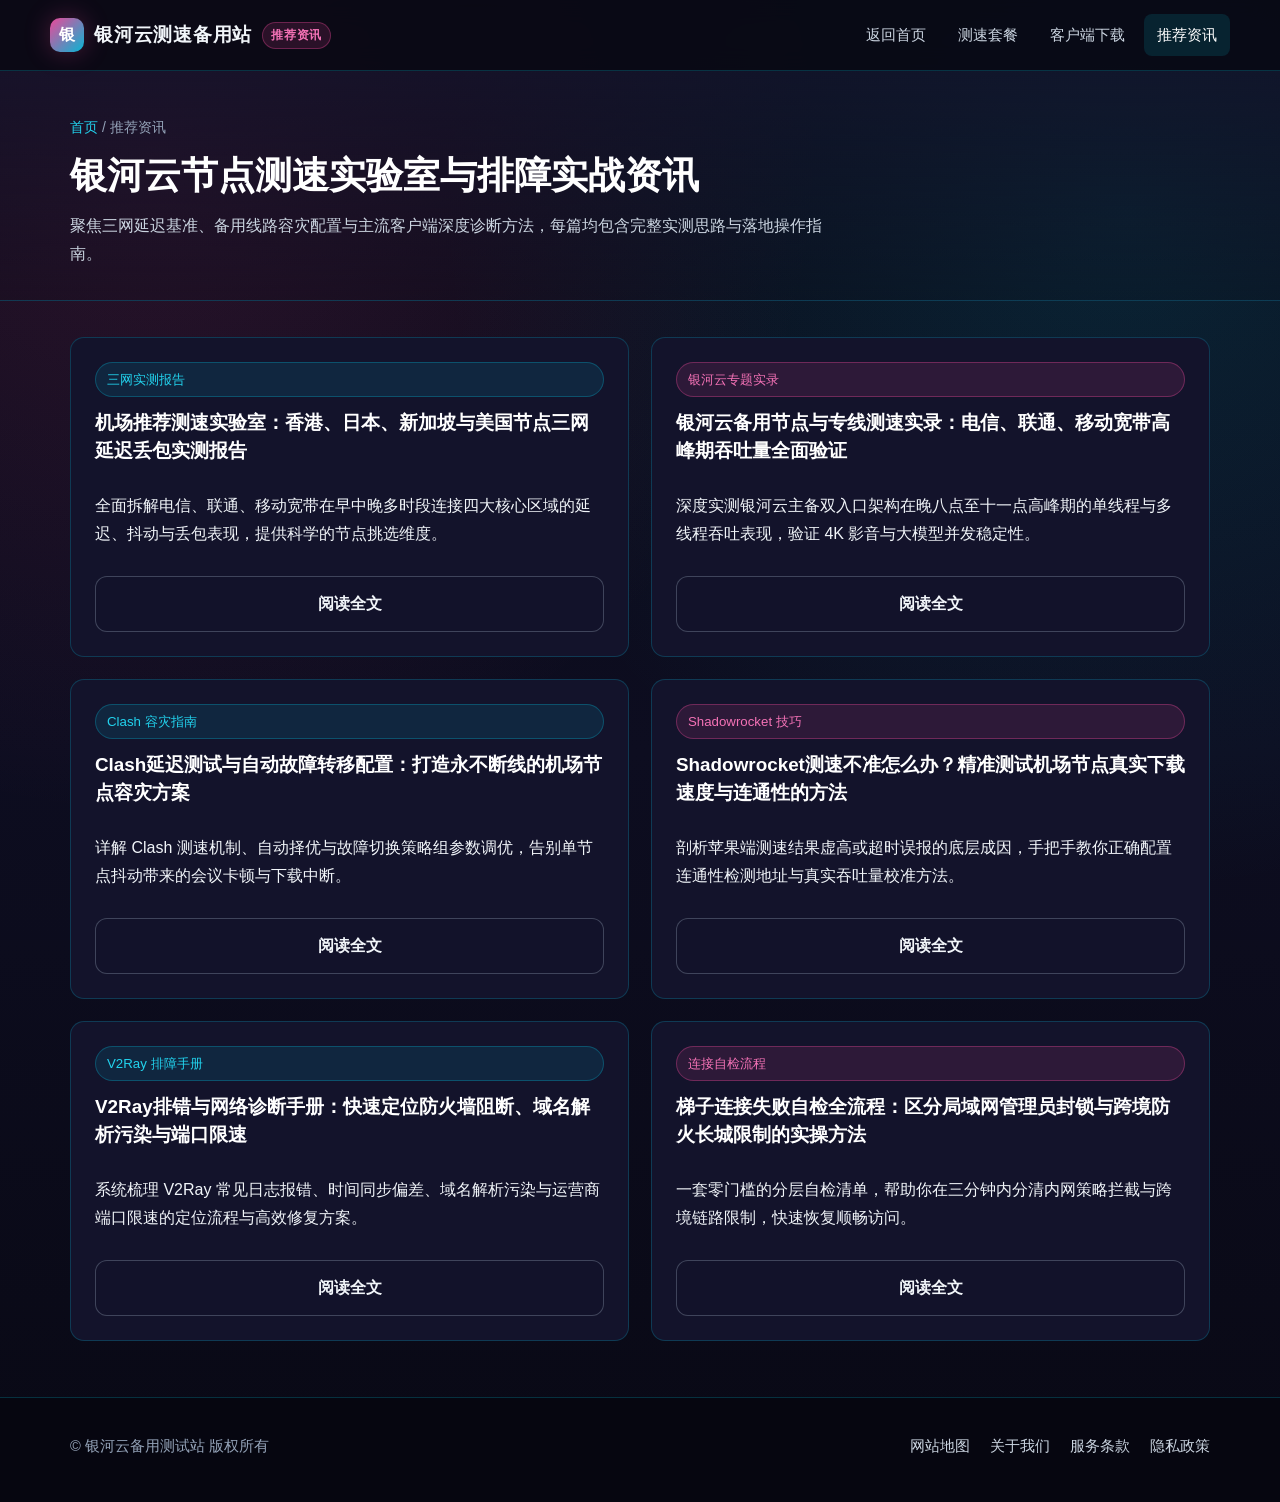
<file: node-brief-9t1r.html>
<!DOCTYPE html>
<html lang="zh-CN">
<head>
  <meta charset="UTF-8">
  <meta name="viewport" content="width=device-width, initial-scale=1.0">
  <title>推荐资讯 - 银河云备用测试站节点测速与排障深度指南</title>
  <meta name="description" content="银河云备用测试站推荐资讯频道，收录三网节点延迟丢包实测报告、银河云备用节点测速实录、Clash故障转移、Shadowrocket测速校准与V2Ray排错手册。">
  <link rel="canonical" href="https://yinheyun.cfd/node-brief-9t1r.html">
  <link rel="stylesheet" href="style.css">
</head>
<body>
  <header class="site-header">
    <div class="container header-inner">
      <a class="brand-logo" href="index.html">
        <span class="brand-badge">银</span>
        <span>银河云测速备用站</span>
        <span class="brand-tag">推荐资讯</span>
      </a>
      <nav class="nav-links">
        <a href="index.html">返回首页</a>
        <a href="index.html#pricing">测速套餐</a>
        <a href="index.html#downloads">客户端下载</a>
        <a class="active" href="node-brief-9t1r.html">推荐资讯</a>
      </nav>
    </div>
  </header>

  <section class="page-hero">
    <div class="container">
      <div class="breadcrumb"><a href="index.html">首页</a> / 推荐资讯</div>
      <h1>银河云节点测速实验室与排障实战资讯</h1>
      <p style="color:var(--text-secondary);max-width:760px;margin:0;">聚焦三网延迟基准、备用线路容灾配置与主流客户端深度诊断方法，每篇均包含完整实测思路与落地操作指南。</p>
    </div>
  </section>

  <main class="container">
    <div class="article-list">
      <article class="article-card">
        <span class="tag-pill">三网实测报告</span>
        <h2><a href="article-cfd-01.html">机场推荐测速实验室：香港、日本、新加坡与美国节点三网延迟丢包实测报告</a></h2>
        <p>全面拆解电信、联通、移动宽带在早中晚多时段连接四大核心区域的延迟、抖动与丢包表现，提供科学的节点挑选维度。</p>
        <a class="btn btn-outline" href="article-cfd-01.html">阅读全文</a>
      </article>

      <article class="article-card">
        <span class="tag-pill pink">银河云专题实录</span>
        <h2><a href="article-cfd-02.html">银河云备用节点与专线测速实录：电信、联通、移动宽带高峰期吞吐量全面验证</a></h2>
        <p>深度实测银河云主备双入口架构在晚八点至十一点高峰期的单线程与多线程吞吐表现，验证 4K 影音与大模型并发稳定性。</p>
        <a class="btn btn-outline" href="article-cfd-02.html">阅读全文</a>
      </article>

      <article class="article-card">
        <span class="tag-pill">Clash 容灾指南</span>
        <h2><a href="article-cfd-03.html">Clash延迟测试与自动故障转移配置：打造永不断线的机场节点容灾方案</a></h2>
        <p>详解 Clash 测速机制、自动择优与故障切换策略组参数调优，告别单节点抖动带来的会议卡顿与下载中断。</p>
        <a class="btn btn-outline" href="article-cfd-03.html">阅读全文</a>
      </article>

      <article class="article-card">
        <span class="tag-pill pink">Shadowrocket 技巧</span>
        <h2><a href="article-cfd-04.html">Shadowrocket测速不准怎么办？精准测试机场节点真实下载速度与连通性的方法</a></h2>
        <p>剖析苹果端测速结果虚高或超时误报的底层成因，手把手教你正确配置连通性检测地址与真实吞吐量校准方法。</p>
        <a class="btn btn-outline" href="article-cfd-04.html">阅读全文</a>
      </article>

      <article class="article-card">
        <span class="tag-pill">V2Ray 排障手册</span>
        <h2><a href="article-cfd-05.html">V2Ray排错与网络诊断手册：快速定位防火墙阻断、域名解析污染与端口限速</a></h2>
        <p>系统梳理 V2Ray 常见日志报错、时间同步偏差、域名解析污染与运营商端口限速的定位流程与高效修复方案。</p>
        <a class="btn btn-outline" href="article-cfd-05.html">阅读全文</a>
      </article>

      <article class="article-card">
        <span class="tag-pill pink">连接自检流程</span>
        <h2><a href="article-cfd-06.html">梯子连接失败自检全流程：区分局域网管理员封锁与跨境防火长城限制的实操方法</a></h2>
        <p>一套零门槛的分层自检清单，帮助你在三分钟内分清内网策略拦截与跨境链路限制，快速恢复顺畅访问。</p>
        <a class="btn btn-outline" href="article-cfd-06.html">阅读全文</a>
      </article>
    </div>
  </main>

  <footer class="site-footer">
    <div class="container footer-inner">
      <div class="footer-brand">© 银河云备用测试站 版权所有</div>
      <div class="footer-links">
        <a href="sitemap.html" target="_blank">网站地图</a>
        <a href="about.html" target="_blank">关于我们</a>
        <a href="terms.html" target="_blank">服务条款</a>
        <a href="privacy.html" target="_blank">隐私政策</a>
      </div>
    </div>
  </footer>
</body>
</html>
</file>
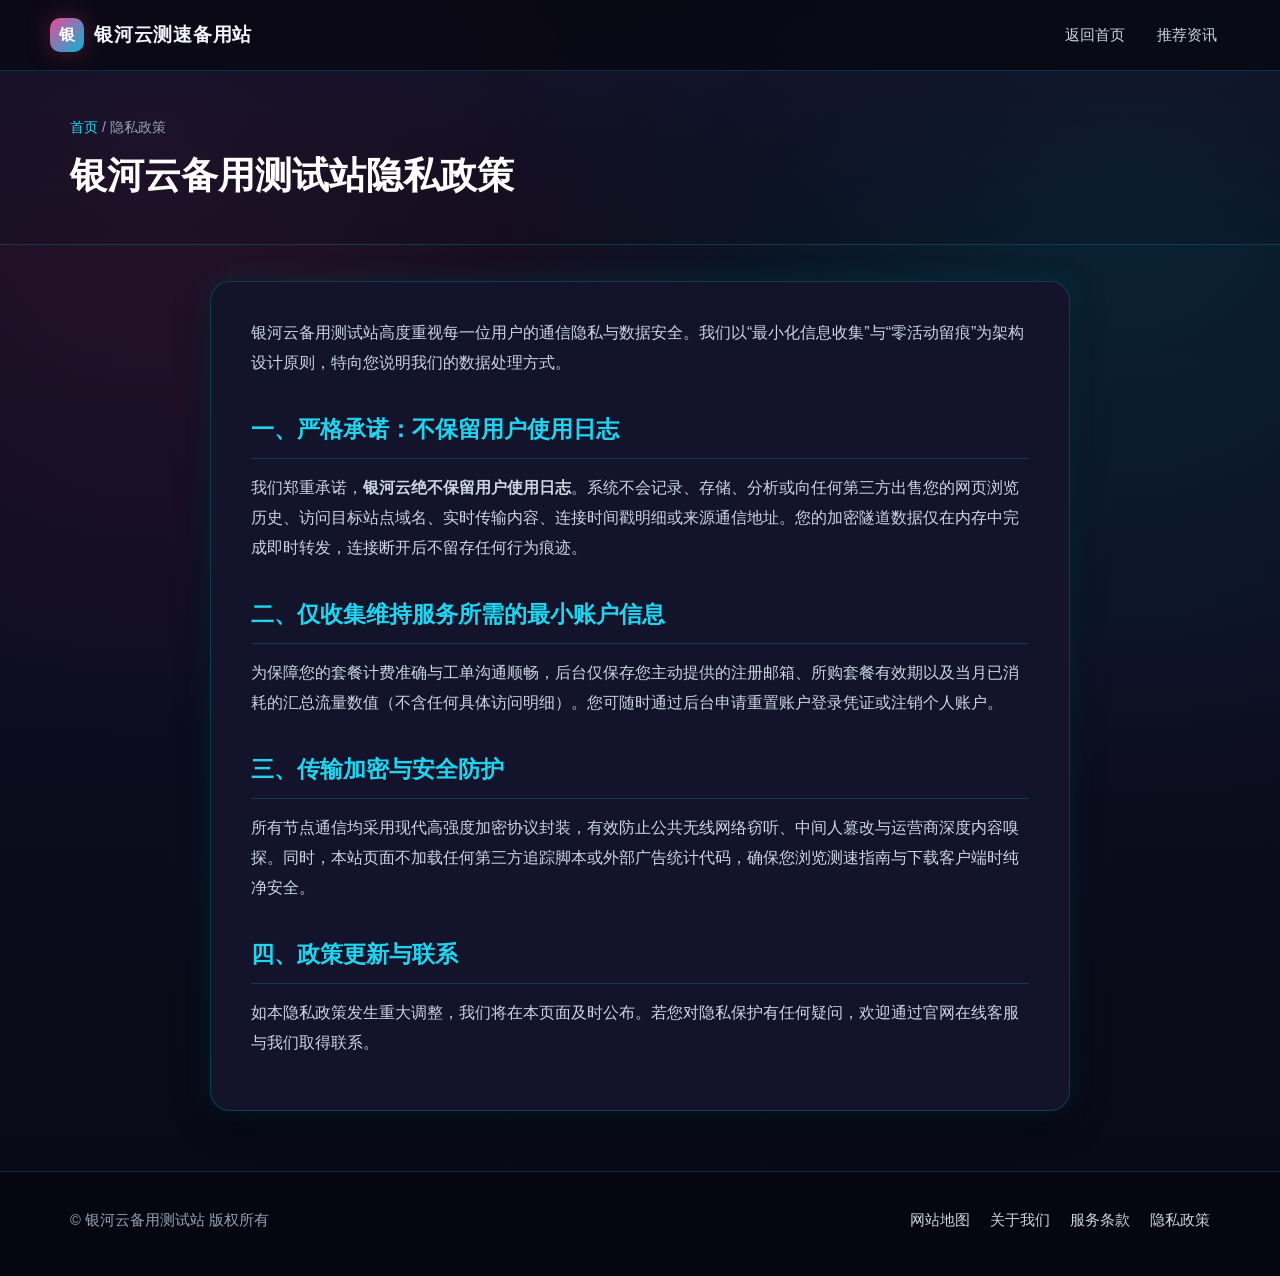
<file: privacy.html>
<!DOCTYPE html>
<html lang="zh-CN">
<head>
  <meta charset="UTF-8">
  <meta name="viewport" content="width=device-width, initial-scale=1.0">
  <title>隐私政策 - 银河云备用测试站</title>
  <meta name="description" content="银河云备用测试站隐私政策，郑重承诺不保留用户使用日志，全面保护个人连接隐私与数据安全。">
  <link rel="canonical" href="https://yinheyun.cfd/privacy.html">
  <link rel="stylesheet" href="style.css">
</head>
<body>
  <header class="site-header">
    <div class="container header-inner">
      <a class="brand-logo" href="index.html">
        <span class="brand-badge">银</span>
        <span>银河云测速备用站</span>
      </a>
      <nav class="nav-links">
        <a href="index.html">返回首页</a>
        <a href="node-brief-9t1r.html">推荐资讯</a>
      </nav>
    </div>
  </header>

  <section class="page-hero">
    <div class="container">
      <div class="breadcrumb"><a href="index.html">首页</a> / 隐私政策</div>
      <h1>银河云备用测试站隐私政策</h1>
    </div>
  </section>

  <main class="container">
    <article class="article-body">
      <p>银河云备用测试站高度重视每一位用户的通信隐私与数据安全。我们以“最小化信息收集”与“零活动留痕”为架构设计原则，特向您说明我们的数据处理方式。</p>

      <h2>一、严格承诺：不保留用户使用日志</h2>
      <p>我们郑重承诺，<strong>银河云绝不保留用户使用日志</strong>。系统不会记录、存储、分析或向任何第三方出售您的网页浏览历史、访问目标站点域名、实时传输内容、连接时间戳明细或来源通信地址。您的加密隧道数据仅在内存中完成即时转发，连接断开后不留存任何行为痕迹。</p>

      <h2>二、仅收集维持服务所需的最小账户信息</h2>
      <p>为保障您的套餐计费准确与工单沟通顺畅，后台仅保存您主动提供的注册邮箱、所购套餐有效期以及当月已消耗的汇总流量数值（不含任何具体访问明细）。您可随时通过后台申请重置账户登录凭证或注销个人账户。</p>

      <h2>三、传输加密与安全防护</h2>
      <p>所有节点通信均采用现代高强度加密协议封装，有效防止公共无线网络窃听、中间人篡改与运营商深度内容嗅探。同时，本站页面不加载任何第三方追踪脚本或外部广告统计代码，确保您浏览测速指南与下载客户端时纯净安全。</p>

      <h2>四、政策更新与联系</h2>
      <p>如本隐私政策发生重大调整，我们将在本页面及时公布。若您对隐私保护有任何疑问，欢迎通过官网在线客服与我们取得联系。</p>
    </article>
  </main>

  <footer class="site-footer">
    <div class="container footer-inner">
      <div class="footer-brand">© 银河云备用测试站 版权所有</div>
      <div class="footer-links">
        <a href="sitemap.html" target="_blank">网站地图</a>
        <a href="about.html" target="_blank">关于我们</a>
        <a href="terms.html" target="_blank">服务条款</a>
        <a href="privacy.html" target="_blank">隐私政策</a>
      </div>
    </div>
  </footer>
</body>
</html>
</file>
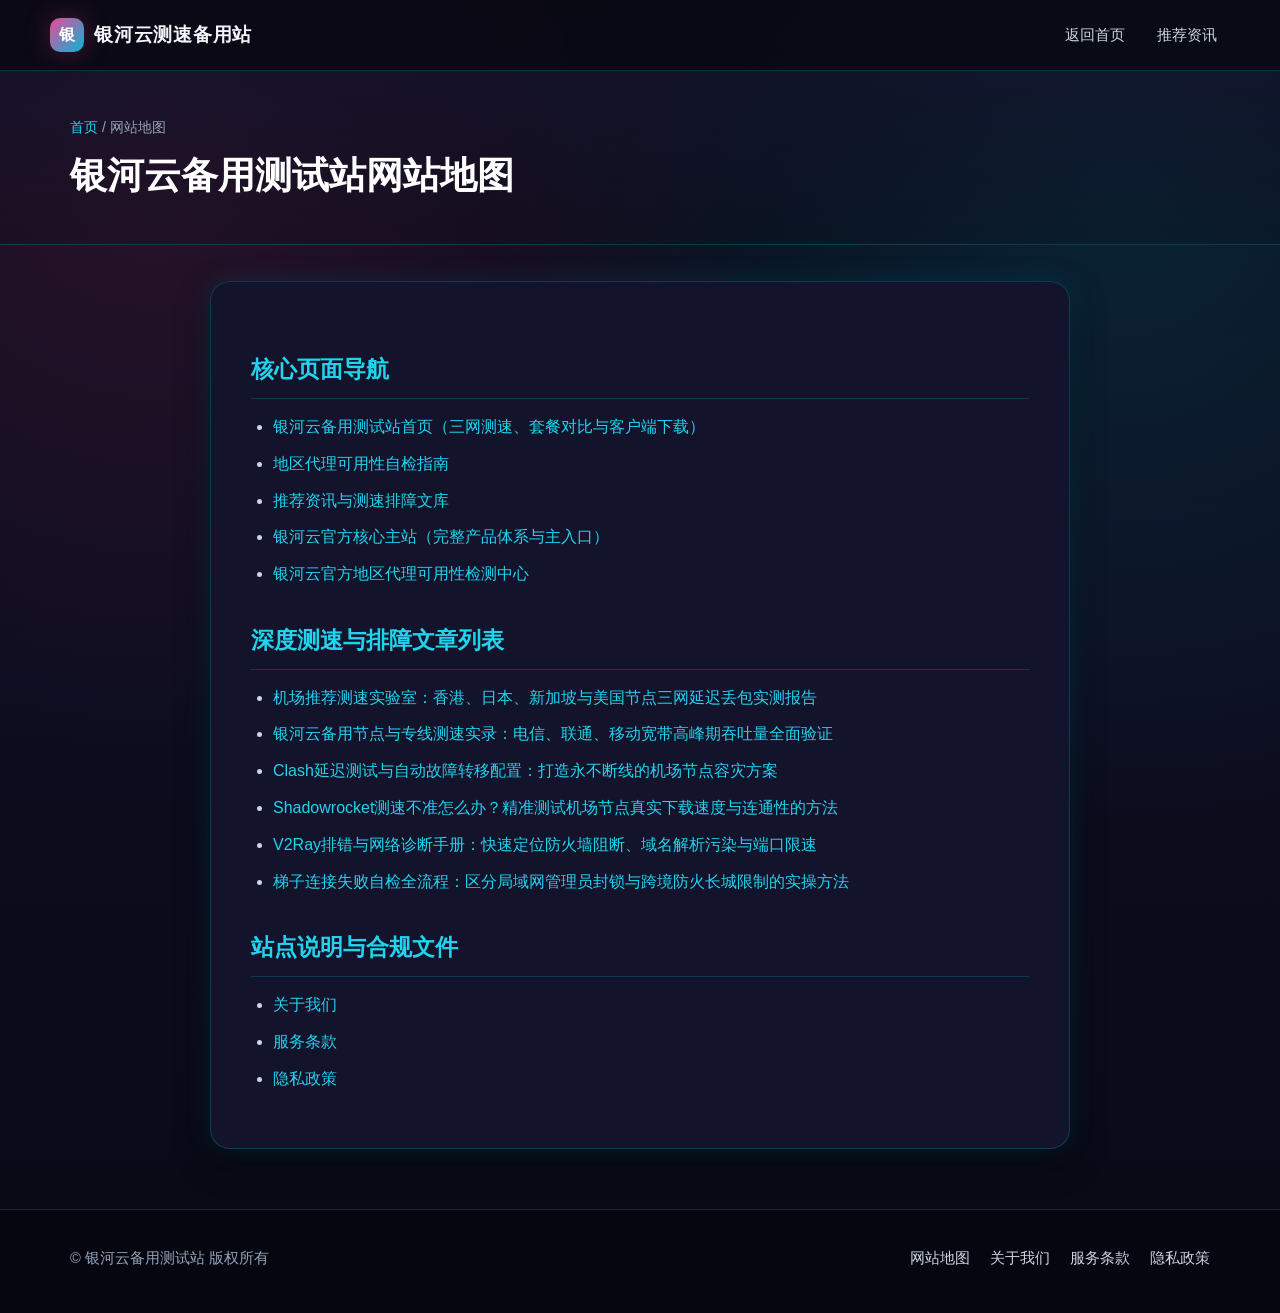
<file: sitemap.html>
<!DOCTYPE html>
<html lang="zh-CN">
<head>
  <meta charset="UTF-8">
  <meta name="viewport" content="width=device-width, initial-scale=1.0">
  <title>网站地图 - 银河云备用测试站</title>
  <meta name="description" content="银河云备用测试站完整网站地图，快速直达首页、地区可用性检测、推荐资讯、六篇深度测速排障文章及银河云官方核心主站。">
  <link rel="canonical" href="https://yinheyun.cfd/sitemap.html">
  <link rel="stylesheet" href="style.css">
</head>
<body>
  <header class="site-header">
    <div class="container header-inner">
      <a class="brand-logo" href="index.html">
        <span class="brand-badge">银</span>
        <span>银河云测速备用站</span>
      </a>
      <nav class="nav-links">
        <a href="index.html">返回首页</a>
        <a href="node-brief-9t1r.html">推荐资讯</a>
      </nav>
    </div>
  </header>

  <section class="page-hero">
    <div class="container">
      <div class="breadcrumb"><a href="index.html">首页</a> / 网站地图</div>
      <h1>银河云备用测试站网站地图</h1>
    </div>
  </section>

  <main class="container">
    <article class="article-body">
      <h2>核心页面导航</h2>
      <ul>
        <li><a href="index.html">银河云备用测试站首页（三网测速、套餐对比与客户端下载）</a></li>
        <li><a href="check.html">地区代理可用性自检指南</a></li>
        <li><a href="node-brief-9t1r.html">推荐资讯与测速排障文库</a></li>
        <li><a href="https://yinheyun.biz/" target="_blank">银河云官方核心主站（完整产品体系与主入口）</a></li>
        <li><a href="https://yinheyun.biz/check.html" target="_blank">银河云官方地区代理可用性检测中心</a></li>
      </ul>

      <h2>深度测速与排障文章列表</h2>
      <ul>
        <li><a href="article-cfd-01.html">机场推荐测速实验室：香港、日本、新加坡与美国节点三网延迟丢包实测报告</a></li>
        <li><a href="article-cfd-02.html">银河云备用节点与专线测速实录：电信、联通、移动宽带高峰期吞吐量全面验证</a></li>
        <li><a href="article-cfd-03.html">Clash延迟测试与自动故障转移配置：打造永不断线的机场节点容灾方案</a></li>
        <li><a href="article-cfd-04.html">Shadowrocket测速不准怎么办？精准测试机场节点真实下载速度与连通性的方法</a></li>
        <li><a href="article-cfd-05.html">V2Ray排错与网络诊断手册：快速定位防火墙阻断、域名解析污染与端口限速</a></li>
        <li><a href="article-cfd-06.html">梯子连接失败自检全流程：区分局域网管理员封锁与跨境防火长城限制的实操方法</a></li>
      </ul>

      <h2>站点说明与合规文件</h2>
      <ul>
        <li><a href="about.html">关于我们</a></li>
        <li><a href="terms.html">服务条款</a></li>
        <li><a href="privacy.html">隐私政策</a></li>
      </ul>
    </article>
  </main>

  <footer class="site-footer">
    <div class="container footer-inner">
      <div class="footer-brand">© 银河云备用测试站 版权所有</div>
      <div class="footer-links">
        <a href="sitemap.html" target="_blank">网站地图</a>
        <a href="about.html" target="_blank">关于我们</a>
        <a href="terms.html" target="_blank">服务条款</a>
        <a href="privacy.html" target="_blank">隐私政策</a>
      </div>
    </div>
  </footer>
</body>
</html>
</file>
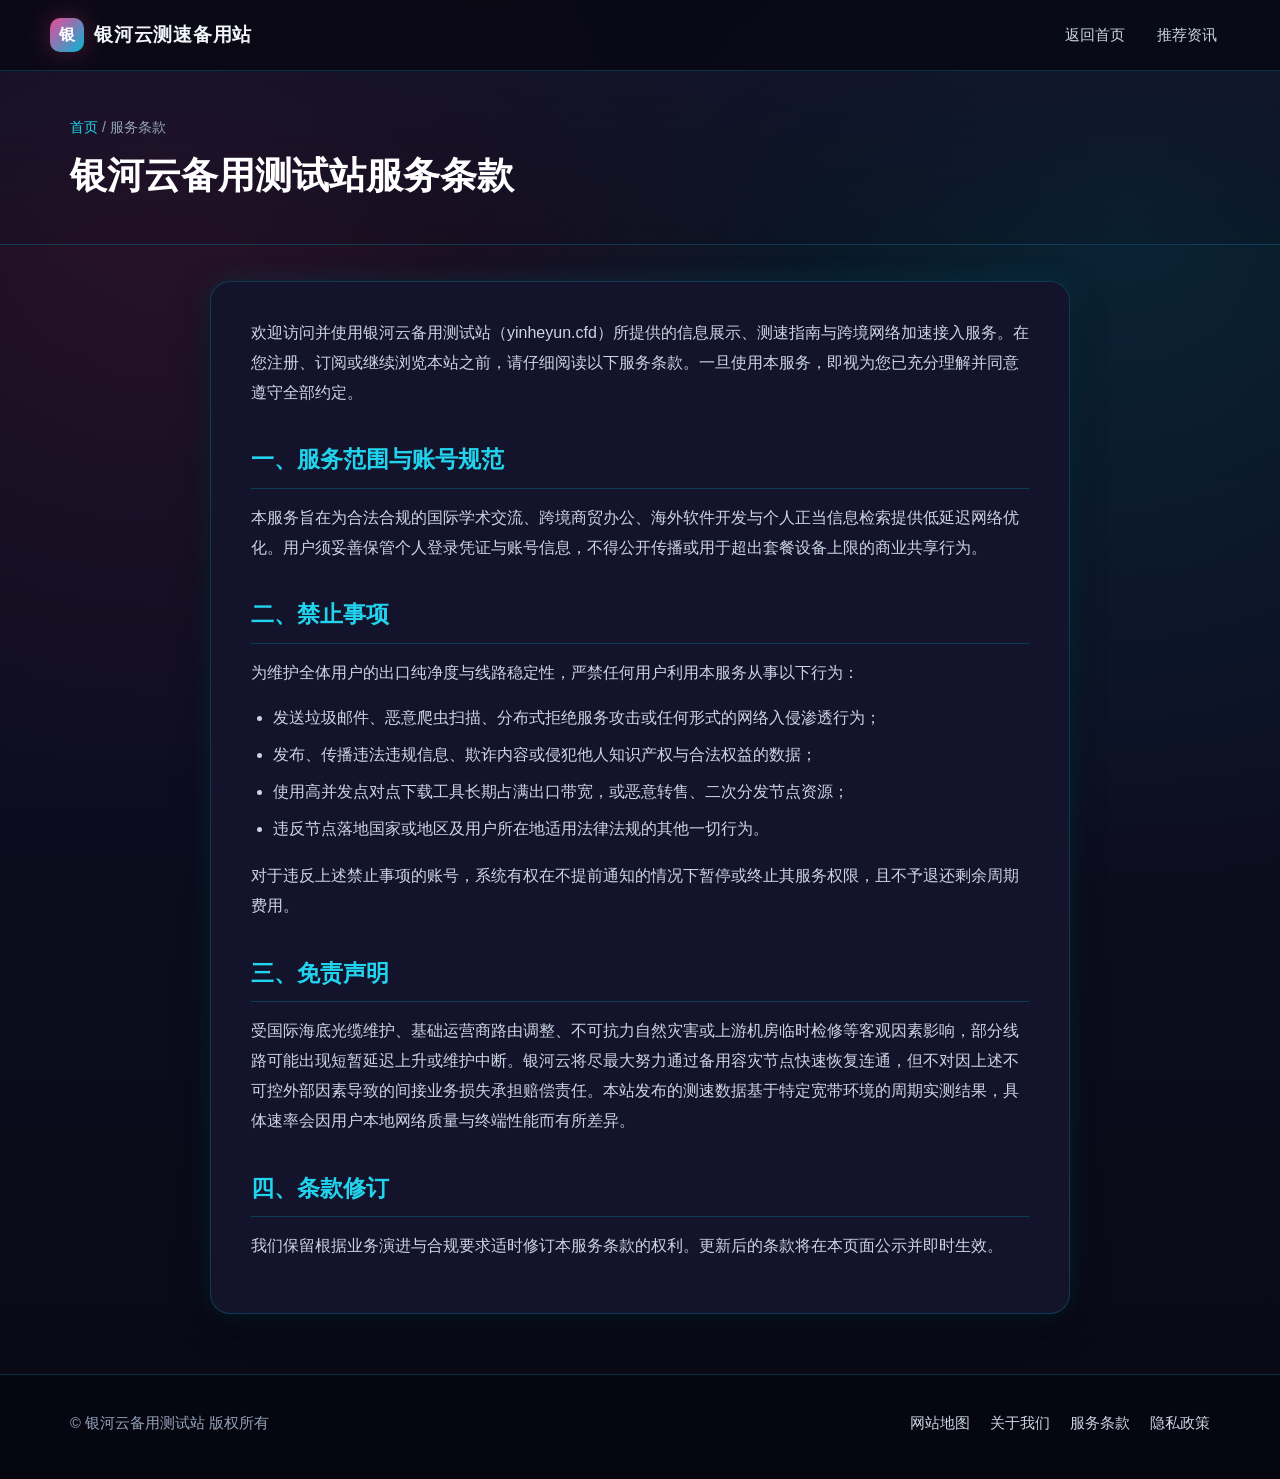
<file: terms.html>
<!DOCTYPE html>
<html lang="zh-CN">
<head>
  <meta charset="UTF-8">
  <meta name="viewport" content="width=device-width, initial-scale=1.0">
  <title>服务条款 - 银河云备用测试站</title>
  <meta name="description" content="银河云备用测试站服务条款，明确用户使用规范、禁止事项与免责声明。">
  <link rel="canonical" href="https://yinheyun.cfd/terms.html">
  <link rel="stylesheet" href="style.css">
</head>
<body>
  <header class="site-header">
    <div class="container header-inner">
      <a class="brand-logo" href="index.html">
        <span class="brand-badge">银</span>
        <span>银河云测速备用站</span>
      </a>
      <nav class="nav-links">
        <a href="index.html">返回首页</a>
        <a href="node-brief-9t1r.html">推荐资讯</a>
      </nav>
    </div>
  </header>

  <section class="page-hero">
    <div class="container">
      <div class="breadcrumb"><a href="index.html">首页</a> / 服务条款</div>
      <h1>银河云备用测试站服务条款</h1>
    </div>
  </section>

  <main class="container">
    <article class="article-body">
      <p>欢迎访问并使用银河云备用测试站（yinheyun.cfd）所提供的信息展示、测速指南与跨境网络加速接入服务。在您注册、订阅或继续浏览本站之前，请仔细阅读以下服务条款。一旦使用本服务，即视为您已充分理解并同意遵守全部约定。</p>

      <h2>一、服务范围与账号规范</h2>
      <p>本服务旨在为合法合规的国际学术交流、跨境商贸办公、海外软件开发与个人正当信息检索提供低延迟网络优化。用户须妥善保管个人登录凭证与账号信息，不得公开传播或用于超出套餐设备上限的商业共享行为。</p>

      <h2>二、禁止事项</h2>
      <p>为维护全体用户的出口纯净度与线路稳定性，严禁任何用户利用本服务从事以下行为：</p>
      <ul>
        <li>发送垃圾邮件、恶意爬虫扫描、分布式拒绝服务攻击或任何形式的网络入侵渗透行为；</li>
        <li>发布、传播违法违规信息、欺诈内容或侵犯他人知识产权与合法权益的数据；</li>
        <li>使用高并发点对点下载工具长期占满出口带宽，或恶意转售、二次分发节点资源；</li>
        <li>违反节点落地国家或地区及用户所在地适用法律法规的其他一切行为。</li>
      </ul>
      <p>对于违反上述禁止事项的账号，系统有权在不提前通知的情况下暂停或终止其服务权限，且不予退还剩余周期费用。</p>

      <h2>三、免责声明</h2>
      <p>受国际海底光缆维护、基础运营商路由调整、不可抗力自然灾害或上游机房临时检修等客观因素影响，部分线路可能出现短暂延迟上升或维护中断。银河云将尽最大努力通过备用容灾节点快速恢复连通，但不对因上述不可控外部因素导致的间接业务损失承担赔偿责任。本站发布的测速数据基于特定宽带环境的周期实测结果，具体速率会因用户本地网络质量与终端性能而有所差异。</p>

      <h2>四、条款修订</h2>
      <p>我们保留根据业务演进与合规要求适时修订本服务条款的权利。更新后的条款将在本页面公示并即时生效。</p>
    </article>
  </main>

  <footer class="site-footer">
    <div class="container footer-inner">
      <div class="footer-brand">© 银河云备用测试站 版权所有</div>
      <div class="footer-links">
        <a href="sitemap.html" target="_blank">网站地图</a>
        <a href="about.html" target="_blank">关于我们</a>
        <a href="terms.html" target="_blank">服务条款</a>
        <a href="privacy.html" target="_blank">隐私政策</a>
      </div>
    </div>
  </footer>
</body>
</html>
</file>
<file: style.css>
/* 银河云备用测试站 · 量子霓虹赛博星轨风原生样式表 */
:root {
  --bg-void: #090915;
  --bg-deep: #0e0e22;
  --surface: #13132b;
  --surface-elevated: #1a1a3a;
  --border-glow: rgba(6, 182, 212, 0.24);
  --border-magenta: rgba(236, 72, 153, 0.34);
  --accent-magenta: #ec4899;
  --accent-magenta-bright: #f472b6;
  --accent-cyan: #06b6d4;
  --accent-cyan-bright: #22d3ee;
  --text-primary: #f1f5f9;
  --text-secondary: #cbd5e1;
  --text-muted: #94a3b8;
  --radius-sm: 8px;
  --radius-md: 14px;
  --radius-lg: 20px;
  --shadow-neon: 0 0 28px rgba(6, 182, 212, 0.14), 0 12px 32px rgba(0, 0, 0, 0.55);
  --shadow-magenta: 0 0 26px rgba(236, 72, 153, 0.28);
  --max-width: 1180px;
}

*,
*::before,
*::after {
  box-sizing: border-box;
}

html {
  scroll-behavior: smooth;
  font-size: 16px;
}

body {
  margin: 0;
  padding: 0;
  background-color: var(--bg-void);
  background-image:
    radial-gradient(circle at 12% 10%, rgba(236, 72, 153, 0.14), transparent 38%),
    radial-gradient(circle at 88% 14%, rgba(6, 182, 212, 0.15), transparent 40%),
    linear-gradient(180deg, #090915 0%, #0d0d20 50%, #090915 100%);
  color: var(--text-primary);
  font-family: "PingFang SC", "Microsoft YaHei", "Hiragino Sans GB", "Noto Sans CJK SC", sans-serif;
  line-height: 1.75;
  -webkit-font-smoothing: antialiased;
}

a {
  color: var(--accent-cyan-bright);
  text-decoration: none;
  transition: color 0.2s ease, border-color 0.2s ease, transform 0.2s ease, box-shadow 0.2s ease;
}

a:hover {
  color: var(--accent-magenta-bright);
}

img {
  max-width: 100%;
  height: auto;
  display: block;
}

.container {
  width: 100%;
  max-width: var(--max-width);
  margin: 0 auto;
  padding: 0 20px;
}

/* 顶部导航栏 */
.site-header {
  position: sticky;
  top: 0;
  z-index: 100;
  background: rgba(9, 9, 21, 0.9);
  backdrop-filter: blur(12px);
  border-bottom: 1px solid var(--border-glow);
}

.header-inner {
  display: flex;
  align-items: center;
  justify-content: space-between;
  gap: 16px;
  min-height: 70px;
  padding: 10px 0;
  flex-wrap: wrap;
}

.brand-logo {
  display: inline-flex;
  align-items: center;
  gap: 10px;
  font-size: 1.2rem;
  font-weight: 800;
  letter-spacing: 0.04em;
  color: var(--text-primary);
}

.brand-badge {
  display: inline-flex;
  align-items: center;
  justify-content: center;
  width: 34px;
  height: 34px;
  border-radius: 10px;
  background: linear-gradient(135deg, var(--accent-magenta), var(--accent-cyan));
  color: #ffffff;
  font-size: 1rem;
  font-weight: 900;
  box-shadow: var(--shadow-magenta);
}

.brand-tag {
  font-size: 0.75rem;
  padding: 2px 8px;
  border-radius: 999px;
  border: 1px solid var(--border-magenta);
  background: rgba(236, 72, 153, 0.14);
  color: var(--accent-magenta-bright);
  font-weight: 600;
}

.nav-links {
  display: flex;
  align-items: center;
  gap: 6px;
  flex-wrap: wrap;
}

.nav-links a {
  padding: 8px 13px;
  border-radius: var(--radius-sm);
  color: var(--text-secondary);
  font-size: 0.94rem;
  font-weight: 500;
}

.nav-links a:hover,
.nav-links a.active {
  color: #ffffff;
  background: rgba(6, 182, 212, 0.14);
}

.nav-links a.nav-highlight {
  color: var(--accent-cyan-bright);
  border: 1px solid var(--border-glow);
  background: rgba(6, 182, 212, 0.1);
}

/* 按钮体系 */
.btn {
  display: inline-flex;
  align-items: center;
  justify-content: center;
  gap: 8px;
  padding: 13px 26px;
  border-radius: 12px;
  font-size: 1rem;
  font-weight: 700;
  cursor: pointer;
  border: 1px solid transparent;
  text-align: center;
  min-height: 48px;
  transition: transform 0.2s ease, box-shadow 0.2s ease, background 0.2s ease;
}

.btn-primary {
  background: linear-gradient(135deg, var(--accent-magenta), #be185d);
  color: #ffffff;
  box-shadow: var(--shadow-magenta);
}

.btn-primary:hover {
  color: #ffffff;
  transform: translateY(-2px);
  box-shadow: 0 0 34px rgba(236, 72, 153, 0.48);
}

.btn-cyber {
  background: linear-gradient(135deg, rgba(6, 182, 212, 0.22), rgba(6, 182, 212, 0.08));
  border-color: var(--accent-cyan);
  color: var(--accent-cyan-bright);
  box-shadow: 0 0 20px rgba(6, 182, 212, 0.18);
}

.btn-cyber:hover {
  color: #ffffff;
  background: linear-gradient(135deg, var(--accent-cyan), #0891b2);
  transform: translateY(-2px);
}

.btn-outline {
  background: rgba(19, 19, 43, 0.85);
  border-color: rgba(148, 163, 184, 0.35);
  color: var(--text-primary);
}

.btn-outline:hover {
  border-color: var(--accent-magenta);
  color: var(--accent-magenta-bright);
}

.btn-block {
  width: 100%;
}

/* 首屏英雄区 */
.hero {
  padding: 56px 0 64px;
  position: relative;
  overflow: hidden;
}

.hero-grid {
  display: grid;
  grid-template-columns: 1.12fr 0.88fr;
  gap: 36px;
  align-items: center;
}

.hero-pill {
  display: inline-flex;
  align-items: center;
  gap: 8px;
  padding: 6px 14px;
  border-radius: 999px;
  background: rgba(6, 182, 212, 0.12);
  border: 1px solid var(--border-glow);
  color: var(--accent-cyan-bright);
  font-size: 0.88rem;
  font-weight: 600;
  margin-bottom: 16px;
}

.status-dot {
  width: 9px;
  height: 9px;
  border-radius: 50%;
  background: #22d3ee;
  box-shadow: 0 0 10px #22d3ee;
}

.hero h1 {
  margin: 0 0 18px;
  font-size: clamp(1.9rem, 3.6vw, 2.85rem);
  line-height: 1.26;
  font-weight: 900;
  letter-spacing: 0.01em;
  background: linear-gradient(100deg, #ffffff 10%, #22d3ee 58%, #f472b6 96%);
  -webkit-background-clip: text;
  -webkit-text-fill-color: transparent;
}

.hero-lead {
  margin: 0 0 22px;
  color: var(--text-secondary);
  font-size: 1.05rem;
}

.hero-telemetry {
  display: grid;
  grid-template-columns: repeat(3, 1fr);
  gap: 12px;
  margin-bottom: 24px;
}

.telemetry-box {
  background: var(--surface);
  border: 1px solid var(--border-glow);
  border-radius: var(--radius-sm);
  padding: 12px 14px;
}

.telemetry-val {
  font-size: 1.35rem;
  font-weight: 800;
  color: var(--accent-cyan-bright);
  line-height: 1.25;
}

.telemetry-val.magenta {
  color: var(--accent-magenta-bright);
}

.telemetry-label {
  font-size: 0.82rem;
  color: var(--text-muted);
  margin-top: 2px;
}

.hero-actions {
  display: flex;
  flex-wrap: wrap;
  gap: 14px;
  margin-bottom: 18px;
}

.region-notice {
  background: rgba(19, 19, 43, 0.9);
  border: 1px solid var(--border-magenta);
  border-left: 4px solid var(--accent-magenta);
  border-radius: var(--radius-sm);
  padding: 14px 16px;
  font-size: 0.9rem;
  color: var(--text-secondary);
}

.region-notice strong {
  color: #ffffff;
}

.hero-visual {
  position: relative;
  background: var(--surface);
  border: 1px solid var(--border-glow);
  border-radius: var(--radius-lg);
  padding: 14px;
  box-shadow: var(--shadow-neon);
}

.hero-visual img {
  width: 100%;
  border-radius: 12px;
  object-fit: cover;
  aspect-ratio: 16 / 10;
  background: #0d0d24;
}

.hero-visual-caption {
  display: flex;
  justify-content: space-between;
  align-items: center;
  gap: 10px;
  padding: 12px 6px 2px;
  font-size: 0.85rem;
  color: var(--text-muted);
}

.hero-visual-caption span strong {
  color: var(--accent-cyan-bright);
}

/* 通用区块 */
.section {
  padding: 58px 0;
}

.section-alt {
  background: rgba(14, 14, 34, 0.72);
  border-top: 1px solid rgba(6, 182, 212, 0.12);
  border-bottom: 1px solid rgba(236, 72, 153, 0.12);
}

.section-header {
  text-align: center;
  max-width: 760px;
  margin: 0 auto 38px;
}

.section-kicker {
  display: inline-block;
  font-size: 0.85rem;
  font-weight: 700;
  color: var(--accent-magenta-bright);
  padding: 4px 12px;
  border-radius: 999px;
  background: rgba(236, 72, 153, 0.12);
  border: 1px solid var(--border-magenta);
  margin-bottom: 10px;
}

.section-header h2 {
  margin: 0 0 10px;
  font-size: clamp(1.5rem, 2.8vw, 2.15rem);
  color: #ffffff;
  font-weight: 800;
}

.section-header p {
  margin: 0;
  color: var(--text-muted);
  font-size: 0.98rem;
}

/* 网格卡片 */
.grid-3 {
  display: grid;
  grid-template-columns: repeat(3, 1fr);
  gap: 22px;
}

.grid-2 {
  display: grid;
  grid-template-columns: repeat(2, 1fr);
  gap: 22px;
}

.grid-4 {
  display: grid;
  grid-template-columns: repeat(4, 1fr);
  gap: 20px;
}

.card {
  background: var(--surface);
  border: 1px solid var(--border-glow);
  border-radius: var(--radius-md);
  padding: 24px;
  box-shadow: var(--shadow-neon);
  display: flex;
  flex-direction: column;
  transition: transform 0.2s ease, border-color 0.2s ease;
}

.card:hover {
  transform: translateY(-3px);
  border-color: var(--accent-cyan);
}

.card-media {
  margin-bottom: 18px;
  border-radius: 10px;
  overflow: hidden;
  border: 1px solid rgba(6, 182, 212, 0.2);
  background: #0b0b1d;
}

.card-media img {
  width: 100%;
  height: auto;
}

.card h3 {
  margin: 0 0 10px;
  font-size: 1.2rem;
  color: #ffffff;
  font-weight: 700;
}

.card p {
  margin: 0 0 12px;
  color: var(--text-secondary);
  font-size: 0.95rem;
}

.card p:last-child {
  margin-bottom: 0;
}

.metric-strip {
  margin-top: auto;
  padding-top: 12px;
  border-top: 1px dashed rgba(148, 163, 184, 0.25);
  display: flex;
  justify-content: space-between;
  font-size: 0.85rem;
  color: var(--accent-cyan-bright);
  font-weight: 600;
}

/* 流媒体与智能工具检测列表 */
.tag-list {
  display: flex;
  flex-wrap: wrap;
  gap: 8px;
  margin-top: 14px;
}

.tag-pill {
  padding: 5px 11px;
  border-radius: 999px;
  font-size: 0.83rem;
  background: rgba(6, 182, 212, 0.12);
  border: 1px solid rgba(6, 182, 212, 0.3);
  color: var(--accent-cyan-bright);
}

.tag-pill.pink {
  background: rgba(236, 72, 153, 0.12);
  border-color: rgba(236, 72, 153, 0.35);
  color: var(--accent-magenta-bright);
}

/* 套餐价格卡片 */
.pricing-card {
  position: relative;
  background: var(--surface);
  border: 1px solid var(--border-glow);
  border-radius: var(--radius-md);
  padding: 26px 22px;
  display: flex;
  flex-direction: column;
  box-shadow: var(--shadow-neon);
}

.pricing-card.featured {
  border-color: var(--accent-magenta);
  background: linear-gradient(180deg, rgba(236, 72, 153, 0.12) 0%, var(--surface) 45%);
  box-shadow: var(--shadow-magenta);
}

.plan-badge {
  position: absolute;
  top: -12px;
  right: 18px;
  background: linear-gradient(135deg, var(--accent-magenta), var(--accent-cyan));
  color: #ffffff;
  font-size: 0.78rem;
  font-weight: 800;
  padding: 4px 12px;
  border-radius: 999px;
}

.plan-name {
  margin: 0 0 6px;
  font-size: 1.18rem;
  color: #ffffff;
  font-weight: 800;
}

.plan-desc {
  margin: 0 0 16px;
  font-size: 0.86rem;
  color: var(--text-muted);
}

.plan-price {
  font-size: 2.1rem;
  font-weight: 900;
  color: var(--accent-cyan-bright);
  margin-bottom: 18px;
  line-height: 1.1;
}

.pricing-card.featured .plan-price {
  color: var(--accent-magenta-bright);
}

.plan-price span {
  font-size: 0.92rem;
  font-weight: 500;
  color: var(--text-muted);
}

.plan-features {
  list-style: none;
  padding: 0;
  margin: 0 0 22px;
  flex-grow: 1;
}

.plan-features li {
  padding: 7px 0;
  border-bottom: 1px solid rgba(148, 163, 184, 0.12);
  font-size: 0.9rem;
  color: var(--text-secondary);
}

.plan-features li::before {
  content: "◈ ";
  color: var(--accent-cyan-bright);
}

/* 对比表格 */
.table-wrap {
  overflow-x: auto;
  margin-top: 28px;
  border-radius: var(--radius-md);
  border: 1px solid var(--border-glow);
  background: var(--surface);
}

table.data-table {
  width: 100%;
  border-collapse: collapse;
  min-width: 640px;
}

table.data-table th,
table.data-table td {
  padding: 14px 16px;
  text-align: left;
  border-bottom: 1px solid rgba(148, 163, 184, 0.14);
  font-size: 0.93rem;
}

table.data-table th {
  background: rgba(6, 182, 212, 0.12);
  color: #ffffff;
  font-weight: 700;
}

table.data-table td {
  color: var(--text-secondary);
}

table.data-table tr:last-child td {
  border-bottom: none;
}

/* 客户端下载区 */
.download-card {
  background: var(--surface);
  border: 1px solid var(--border-glow);
  border-radius: var(--radius-md);
  padding: 22px;
  display: flex;
  flex-direction: column;
  justify-content: space-between;
  gap: 14px;
}

.os-title {
  font-size: 1.15rem;
  font-weight: 800;
  color: #ffffff;
  margin: 0 0 6px;
}

.os-req {
  font-size: 0.86rem;
  color: var(--accent-cyan-bright);
  margin: 0 0 10px;
  font-weight: 600;
}

/* 主站直通横幅 */
.hub-banner {
  background: linear-gradient(135deg, rgba(6, 182, 212, 0.16), rgba(236, 72, 153, 0.16));
  border: 1px solid var(--accent-cyan);
  border-radius: var(--radius-lg);
  padding: 32px;
  display: flex;
  align-items: center;
  justify-content: space-between;
  gap: 24px;
  flex-wrap: wrap;
  box-shadow: var(--shadow-neon);
}

.hub-banner h2 {
  margin: 0 0 8px;
  font-size: 1.5rem;
  color: #ffffff;
}

.hub-banner p {
  margin: 0;
  color: var(--text-secondary);
  max-width: 640px;
}

.hub-actions {
  display: flex;
  gap: 12px;
  flex-wrap: wrap;
}

/* 用户评价 */
.review-card {
  background: var(--surface);
  border: 1px solid var(--border-glow);
  border-radius: var(--radius-md);
  padding: 22px;
  display: flex;
  flex-direction: column;
  gap: 12px;
}

.review-stars {
  color: var(--accent-magenta-bright);
  font-size: 0.95rem;
  letter-spacing: 2px;
}

.review-meta {
  margin-top: auto;
  font-size: 0.85rem;
  color: var(--text-muted);
  display: flex;
  justify-content: space-between;
}

/* 常见问题手风琴 */
.faq-list {
  max-width: 880px;
  margin: 0 auto;
  display: flex;
  flex-direction: column;
  gap: 14px;
}

details.faq-item {
  background: var(--surface);
  border: 1px solid var(--border-glow);
  border-radius: var(--radius-md);
  padding: 18px 22px;
}

details.faq-item[open] {
  border-color: var(--accent-magenta);
}

details.faq-item summary {
  font-size: 1.04rem;
  font-weight: 700;
  color: #ffffff;
  cursor: pointer;
  list-style: none;
  display: flex;
  align-items: center;
  justify-content: space-between;
  gap: 12px;
}

details.faq-item summary::-webkit-details-marker {
  display: none;
}

details.faq-item summary::after {
  content: "+";
  font-size: 1.3rem;
  color: var(--accent-cyan-bright);
  font-weight: 700;
}

details.faq-item[open] summary::after {
  content: "−";
  color: var(--accent-magenta-bright);
}

.faq-answer {
  margin-top: 12px;
  padding-top: 12px;
  border-top: 1px solid rgba(148, 163, 184, 0.16);
  color: var(--text-secondary);
  font-size: 0.95rem;
}

/* 内页与文章排版 */
.page-hero {
  padding: 44px 0 32px;
  border-bottom: 1px solid var(--border-glow);
  background: linear-gradient(180deg, rgba(19, 19, 43, 0.72), rgba(9, 9, 21, 0.2));
}

.breadcrumb {
  font-size: 0.88rem;
  color: var(--text-muted);
  margin-bottom: 12px;
}

.page-hero h1 {
  margin: 0 0 12px;
  font-size: clamp(1.6rem, 3vw, 2.3rem);
  color: #ffffff;
  line-height: 1.32;
}

.article-meta {
  display: flex;
  flex-wrap: wrap;
  gap: 16px;
  font-size: 0.88rem;
  color: var(--text-muted);
}

.article-body {
  max-width: 860px;
  margin: 36px auto 60px;
  background: var(--surface);
  border: 1px solid var(--border-glow);
  border-radius: var(--radius-lg);
  padding: 36px 40px;
  box-shadow: var(--shadow-neon);
}

.article-body h2 {
  margin: 32px 0 14px;
  font-size: 1.42rem;
  color: var(--accent-cyan-bright);
  padding-bottom: 8px;
  border-bottom: 1px solid rgba(6, 182, 212, 0.25);
}

.article-body h3 {
  margin: 24px 0 10px;
  font-size: 1.15rem;
  color: var(--accent-magenta-bright);
}

.article-body p {
  margin: 0 0 16px;
  color: var(--text-secondary);
  font-size: 1rem;
  line-height: 1.88;
}

.article-body ul,
.article-body ol {
  margin: 0 0 18px;
  padding-left: 22px;
  color: var(--text-secondary);
}

.article-body li {
  margin-bottom: 8px;
  line-height: 1.8;
}

.callout-box {
  background: rgba(6, 182, 212, 0.08);
  border: 1px solid var(--border-glow);
  border-left: 4px solid var(--accent-cyan);
  border-radius: var(--radius-sm);
  padding: 18px 20px;
  margin: 24px 0;
}

.callout-box.magenta {
  background: rgba(236, 72, 153, 0.08);
  border-color: var(--border-magenta);
  border-left-color: var(--accent-magenta);
}

.article-cta {
  margin-top: 32px;
  padding: 24px;
  border-radius: var(--radius-md);
  background: linear-gradient(135deg, rgba(236, 72, 153, 0.14), rgba(6, 182, 212, 0.14));
  border: 1px solid var(--border-magenta);
  text-align: center;
}

.article-list {
  display: grid;
  grid-template-columns: repeat(2, 1fr);
  gap: 22px;
  margin: 36px 0 56px;
}

.article-card {
  background: var(--surface);
  border: 1px solid var(--border-glow);
  border-radius: var(--radius-md);
  padding: 24px;
  display: flex;
  flex-direction: column;
  gap: 12px;
}

.article-card h2 {
  margin: 0;
  font-size: 1.18rem;
  line-height: 1.45;
}

.article-card h2 a {
  color: #ffffff;
}

.article-card h2 a:hover {
  color: var(--accent-cyan-bright);
}

/* 页脚 */
.site-footer {
  border-top: 1px solid var(--border-glow);
  background: #060610;
  padding: 36px 0 42px;
  margin-top: 40px;
}

.footer-inner {
  display: flex;
  align-items: center;
  justify-content: space-between;
  flex-wrap: wrap;
  gap: 18px;
}

.footer-brand {
  font-size: 0.92rem;
  color: var(--text-muted);
}

.footer-links {
  display: flex;
  align-items: center;
  gap: 20px;
  flex-wrap: wrap;
}

.footer-links a {
  color: var(--text-secondary);
  font-size: 0.92rem;
}

.footer-links a:hover {
  color: var(--accent-cyan-bright);
}

/* 响应式适配 */
@media (max-width: 992px) {
  .hero-grid,
  .grid-4 {
    grid-template-columns: repeat(2, 1fr);
  }
  .grid-3 {
    grid-template-columns: repeat(2, 1fr);
  }
}

@media (max-width: 768px) {
  .hero {
    padding: 34px 0 44px;
  }
  .hero-grid,
  .grid-4,
  .grid-3,
  .grid-2,
  .article-list {
    grid-template-columns: 1fr;
  }
  .hero-telemetry {
    grid-template-columns: repeat(3, 1fr);
    gap: 8px;
  }
  .telemetry-val {
    font-size: 1.12rem;
  }
  .hero-actions .btn,
  .hub-actions .btn {
    width: 100%;
  }
  .header-inner {
    justify-content: center;
    text-align: center;
  }
  .nav-links {
    justify-content: center;
  }
  .article-body {
    padding: 22px 18px;
    margin: 22px auto 40px;
  }
  .hub-banner {
    padding: 22px 18px;
  }
  .footer-inner {
    flex-direction: column;
    text-align: center;
  }
  .footer-links {
    justify-content: center;
  }
}
</file>
